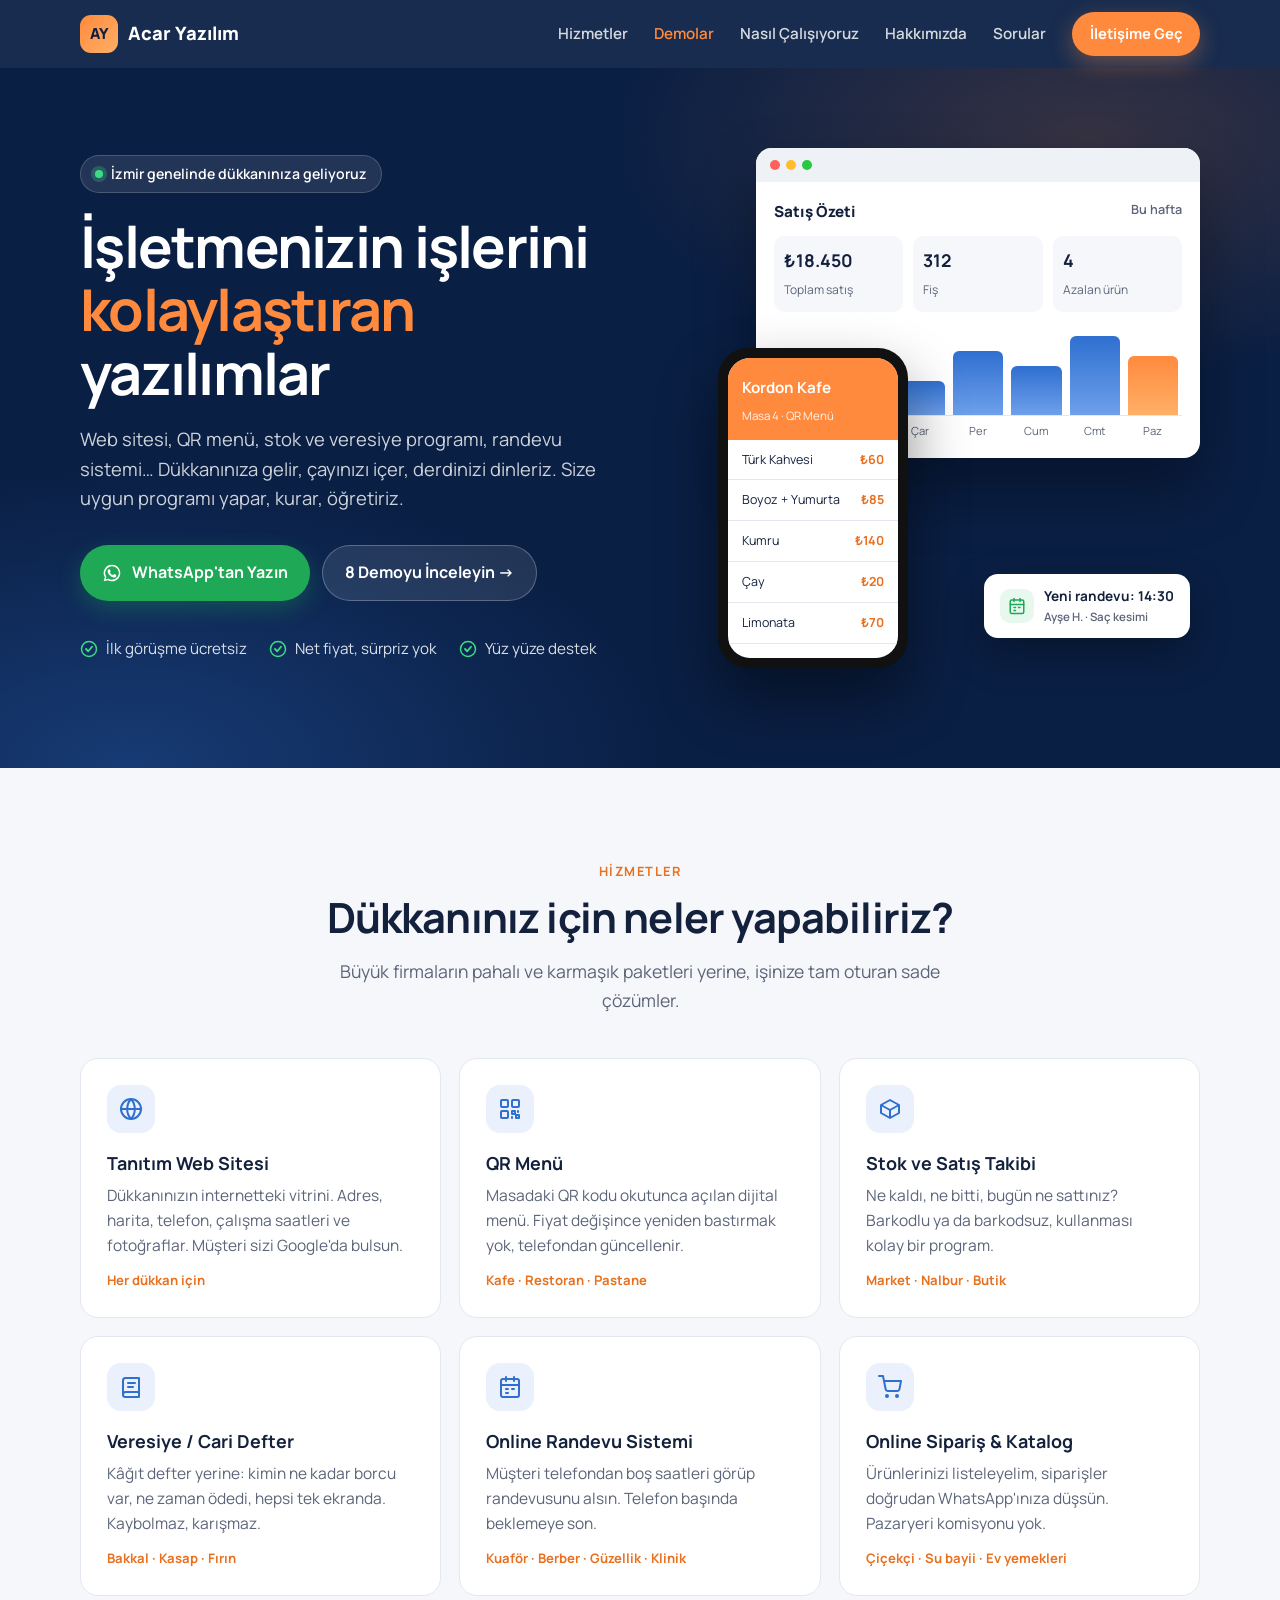
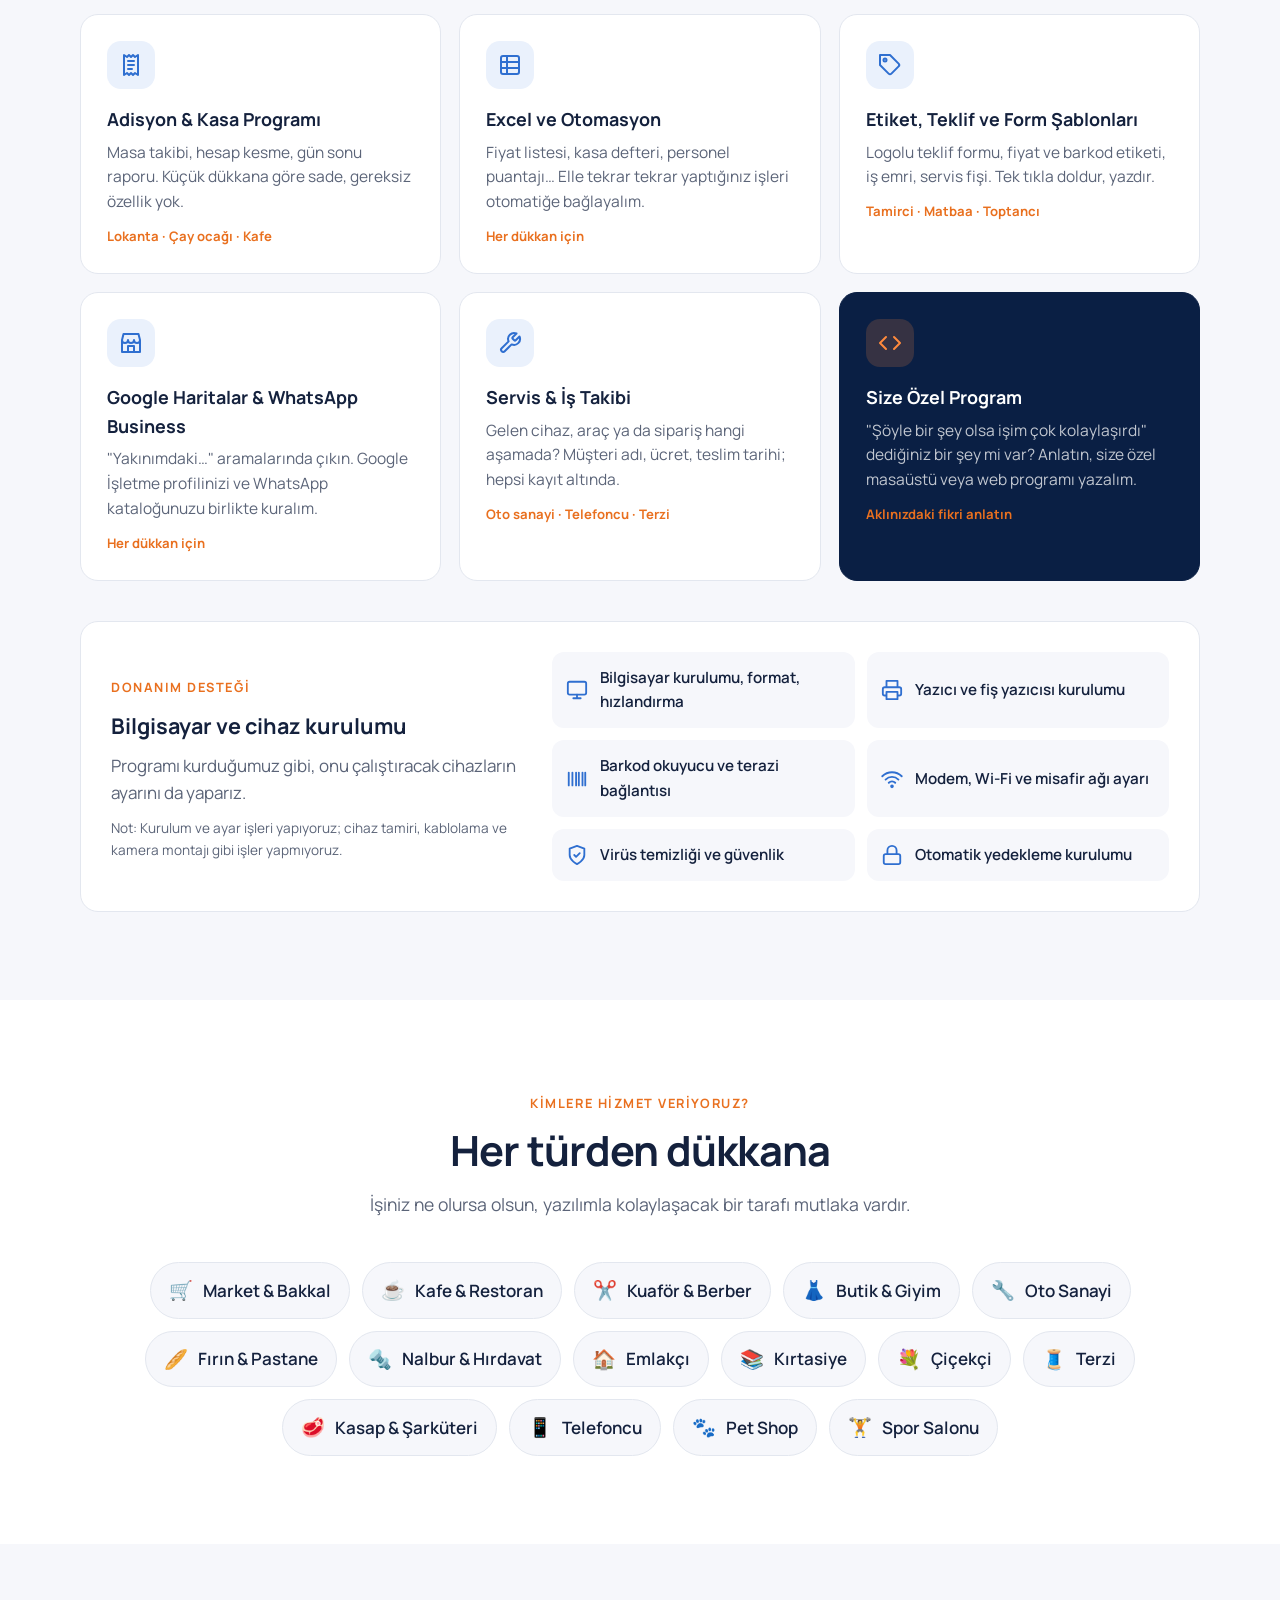
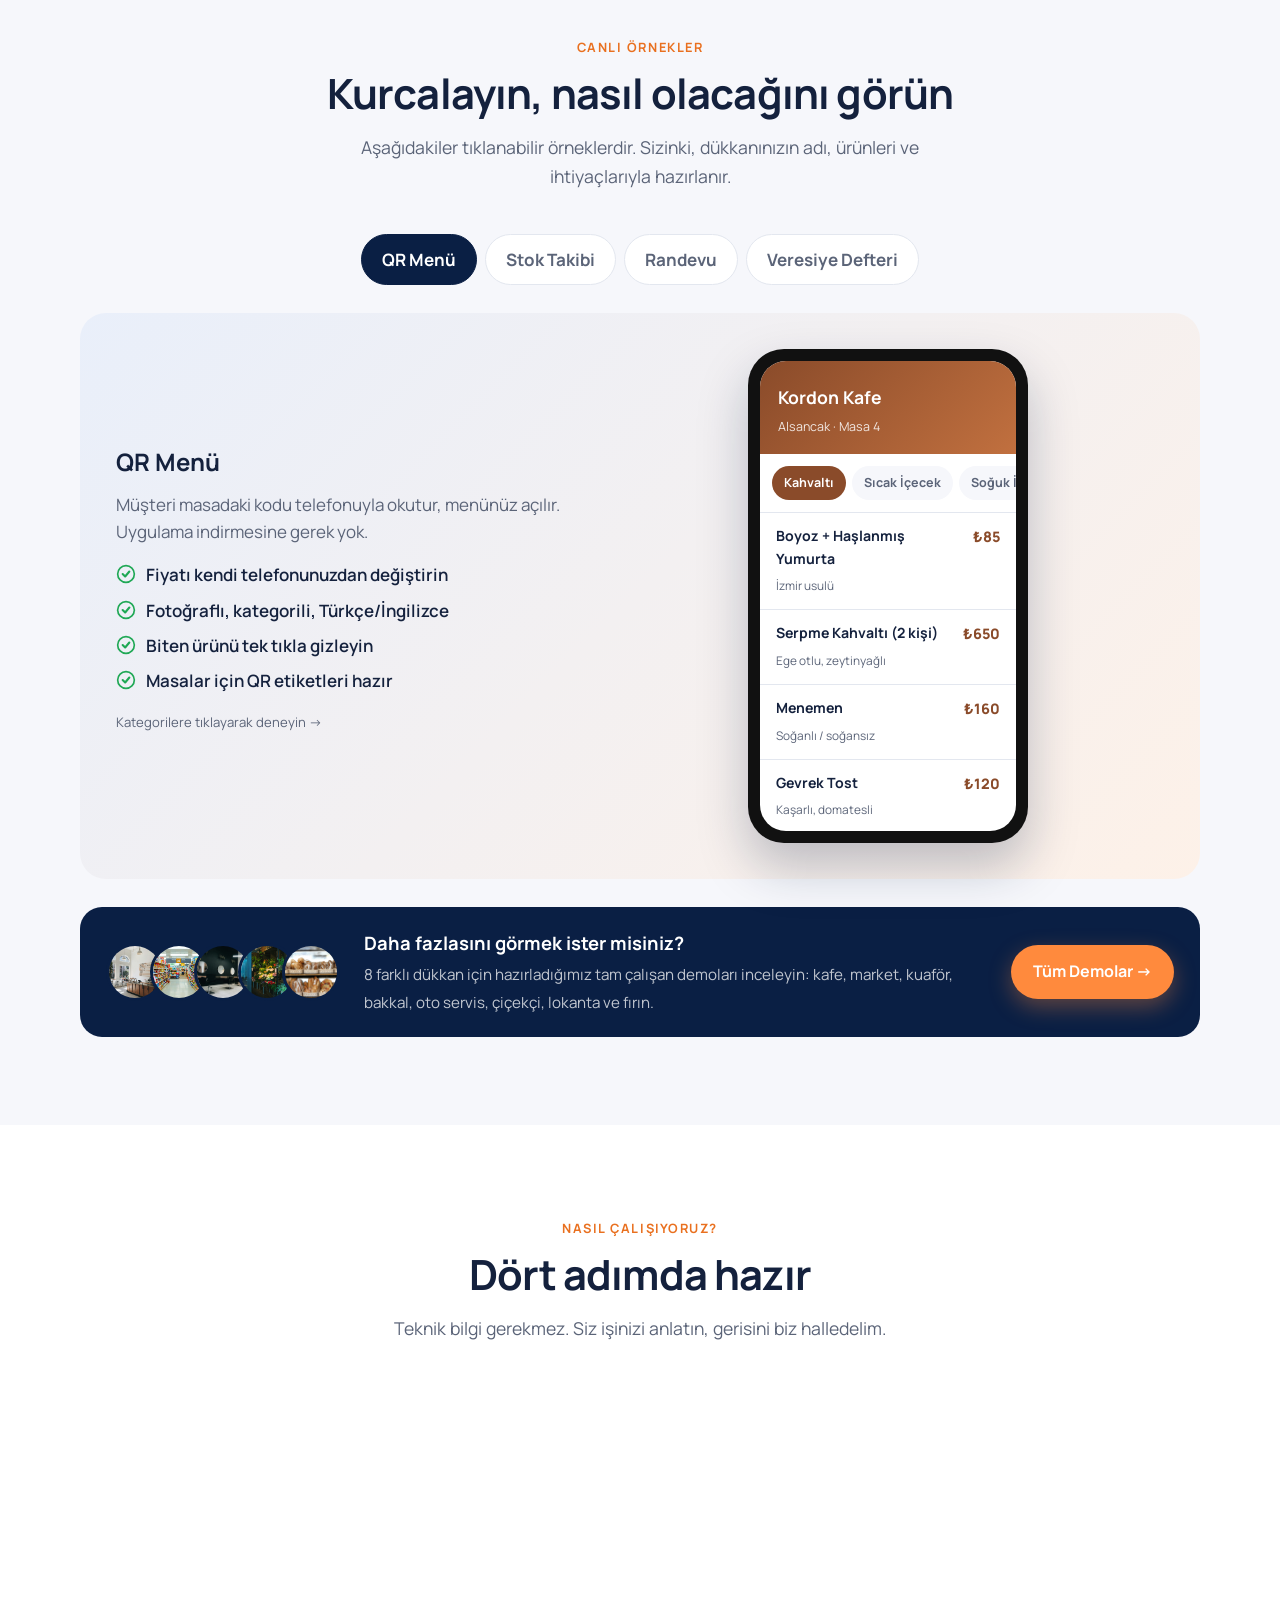
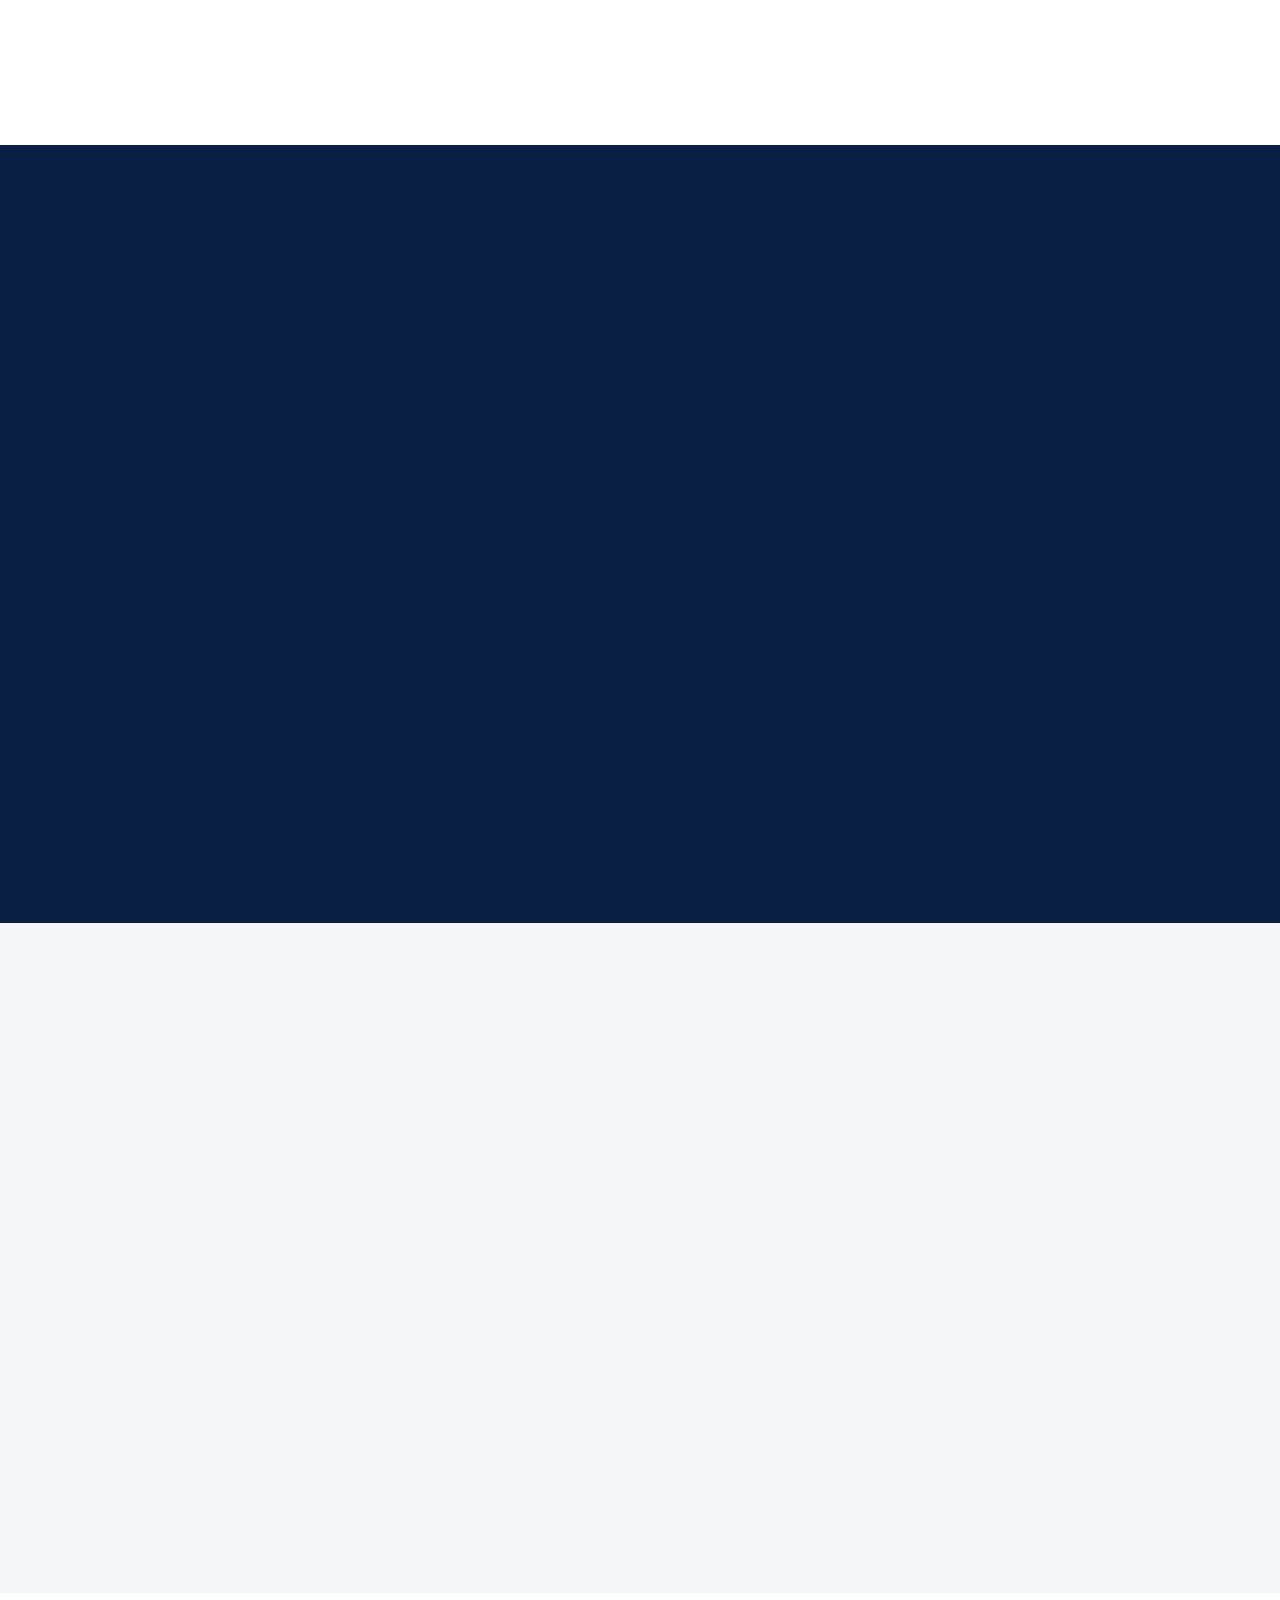
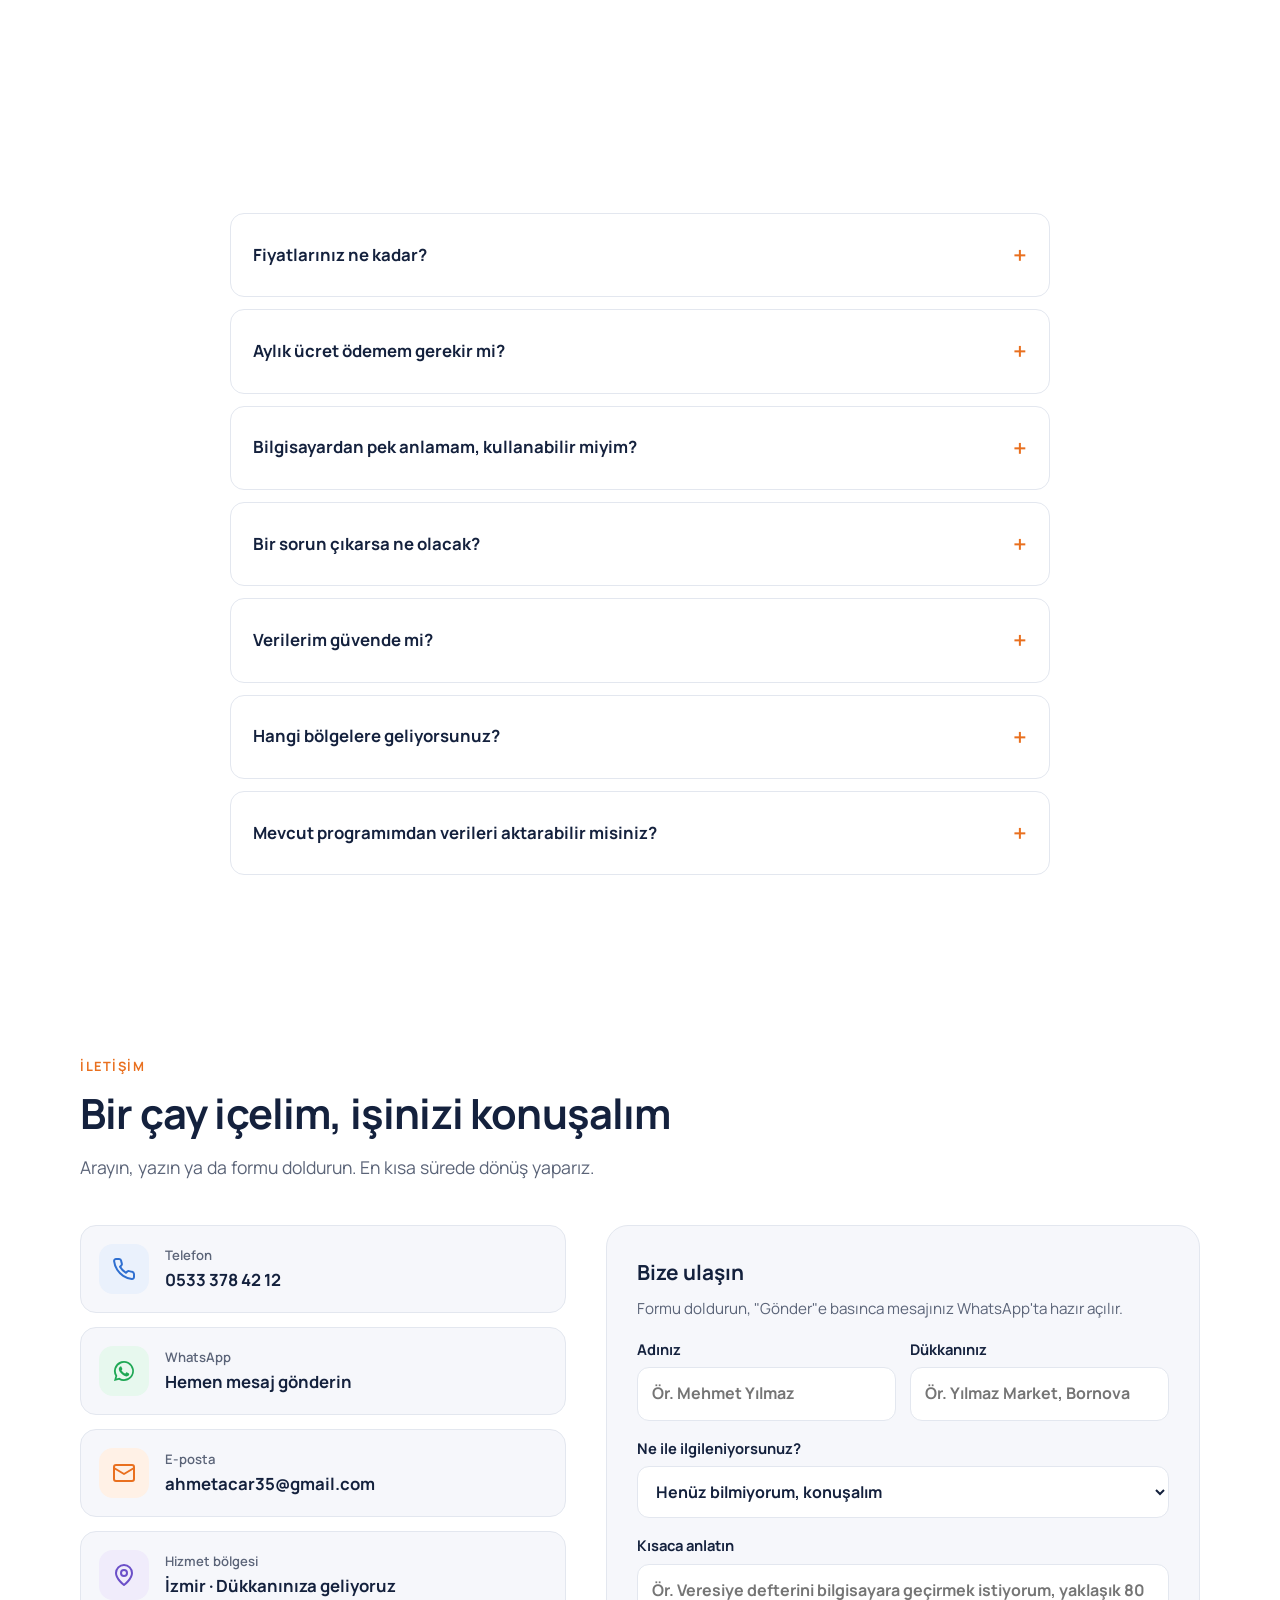
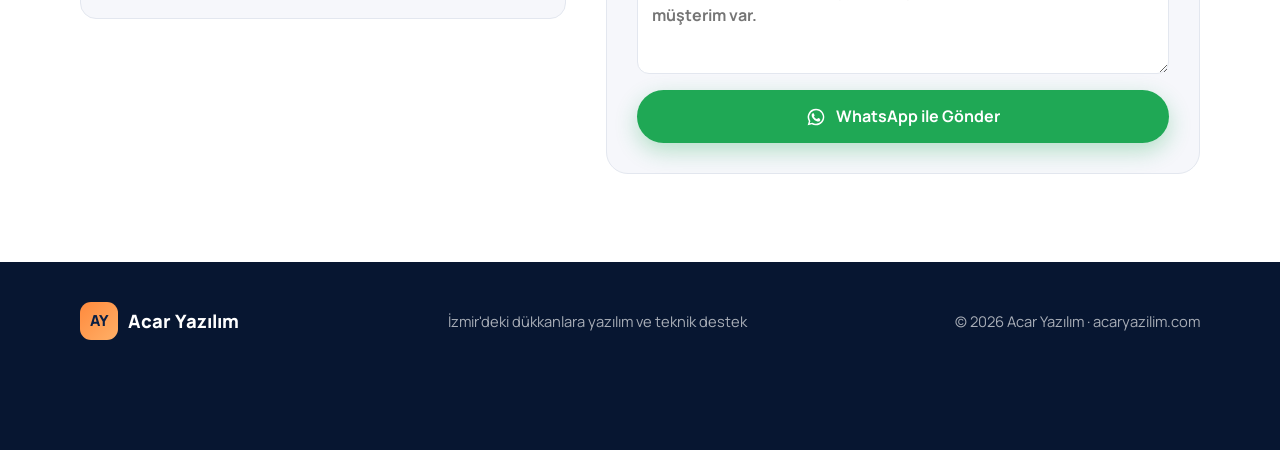
<file: index.html>
<!DOCTYPE html>
<html lang="tr">
<head>
  <meta charset="UTF-8" />
  <meta name="viewport" content="width=device-width, initial-scale=1.0" />
  <title>Acar Yazılım — İzmir'deki Dükkanlara Yazılım ve Teknik Destek</title>
  <meta name="description" content="İzmir'deki dükkanlara, dükkanınıza gelerek yazılım ve teknik destek: web sitesi, QR menü, stok ve veresiye programı, randevu sistemi, bilgisayar ve yazıcı kurulumu." />
  <meta name="theme-color" content="#0a1f44" />
  <meta property="og:title" content="Acar Yazılım — İzmir'deki Dükkanlara Yazılım" />
  <meta property="og:description" content="Dükkanınıza gelir, dinler, ihtiyacınız olan programı yaparız. Web sitesi, QR menü, stok, veresiye, randevu ve daha fazlası." />
  <meta property="og:url" content="https://acaryazilim.com/" />
  <meta property="og:type" content="website" />
  <meta property="og:locale" content="tr_TR" />
  <link rel="icon" href="data:image/svg+xml,%3Csvg xmlns='http://www.w3.org/2000/svg' viewBox='0 0 64 64'%3E%3Crect width='64' height='64' rx='16' fill='%230a1f44'/%3E%3Ctext x='32' y='42' font-family='Arial' font-weight='700' font-size='26' fill='%23ff8a3d' text-anchor='middle'%3EAY%3C/text%3E%3C/svg%3E" />
  <link rel="preconnect" href="https://fonts.googleapis.com" />
  <link rel="preconnect" href="https://fonts.gstatic.com" crossorigin />
  <link href="https://fonts.googleapis.com/css2?family=Manrope:wght@400;500;600;700;800&display=swap" rel="stylesheet" />
  <style>
    :root {
      --navy: #0a1f44;
      --navy-2: #12305f;
      --blue: #2f6fd0;
      --orange: #ff8a3d;
      --orange-dark: #e9701f;
      --green: #1fa855;
      --bg: #f6f7fb;
      --card: #ffffff;
      --text: #14213d;
      --muted: #5b6478;
      --line: #e3e7ef;
      --radius: 18px;
      --shadow: 0 10px 30px rgba(10, 31, 68, 0.08);
    }

    * { margin: 0; padding: 0; box-sizing: border-box; }
    html { scroll-behavior: smooth; scroll-padding-top: 80px; }
    body {
      font-family: "Manrope", -apple-system, "Segoe UI", Roboto, Arial, sans-serif;
      background: var(--bg);
      color: var(--text);
      font-size: 17px;
      line-height: 1.6;
      -webkit-font-smoothing: antialiased;
    }
    img, svg { display: block; }
    a { color: inherit; text-decoration: none; }
    button { font: inherit; cursor: pointer; }
    .wrap { max-width: 1160px; margin: 0 auto; padding: 0 20px; }
    section { padding: 88px 0; }
    .eyebrow {
      display: inline-block;
      font-size: 0.8rem;
      font-weight: 700;
      letter-spacing: 0.12em;
      text-transform: uppercase;
      color: var(--orange-dark);
      margin-bottom: 12px;
    }
    h2 {
      font-size: clamp(1.8rem, 4vw, 2.6rem);
      line-height: 1.2;
      letter-spacing: -0.02em;
      margin-bottom: 14px;
    }
    .lead { color: var(--muted); font-size: 1.1rem; max-width: 640px; }
    .section-head { margin-bottom: 44px; }
    .center { text-align: center; }
    .center .lead { margin: 0 auto; }

    /* Butonlar */
    .btn {
      display: inline-flex; align-items: center; gap: 10px;
      padding: 14px 22px; border-radius: 999px; border: 0;
      font-weight: 700; font-size: 1rem;
      transition: transform .15s ease, box-shadow .15s ease, background .15s ease;
    }
    .btn:hover { transform: translateY(-2px); }
    .btn svg { width: 20px; height: 20px; }
    .btn-wa { background: var(--green); color: #fff; box-shadow: 0 8px 22px rgba(31,168,85,.3); }
    .btn-wa:hover { background: #18934a; }
    .btn-orange { background: var(--orange); color: #fff; box-shadow: 0 8px 22px rgba(255,138,61,.35); }
    .btn-orange:hover { background: var(--orange-dark); }
    .btn-ghost { background: rgba(255,255,255,.1); color: #fff; border: 1px solid rgba(255,255,255,.25); }
    .btn-ghost:hover { background: rgba(255,255,255,.18); }

    /* Üst menü */
    header {
      position: sticky; top: 0; z-index: 50;
      background: rgba(10, 31, 68, 0.94);
      backdrop-filter: blur(10px);
      color: #fff;
    }
    .nav { display: flex; align-items: center; justify-content: space-between; height: 68px; }
    .brand { display: flex; align-items: center; gap: 10px; font-weight: 800; font-size: 1.15rem; }
    .brand-logo {
      width: 38px; height: 38px; border-radius: 11px;
      background: linear-gradient(135deg, var(--orange), #ffb067);
      display: grid; place-items: center;
      font-weight: 800; font-size: 0.95rem; color: var(--navy);
    }
    .nav-links { display: flex; gap: 26px; align-items: center; font-weight: 600; font-size: 0.95rem; }
    .nav-links a:not(.btn) { opacity: .82; }
    .nav-links a:not(.btn):hover { opacity: 1; }
    .nav-links .btn { padding: 10px 18px; font-size: .92rem; }
    .menu-btn { display: none; background: none; border: 0; color: #fff; padding: 8px; }
    .menu-btn svg { width: 28px; height: 28px; }

    /* Giriş */
    .hero {
      background:
        radial-gradient(800px 400px at 85% 10%, rgba(255,138,61,.18), transparent 60%),
        radial-gradient(900px 500px at 10% 100%, rgba(47,111,208,.35), transparent 60%),
        var(--navy);
      color: #fff;
      padding: 80px 0 100px;
      overflow: hidden;
    }
    .hero-grid { display: grid; grid-template-columns: 1.1fr .9fr; gap: 48px; align-items: center; }
    .pill {
      display: inline-flex; align-items: center; gap: 8px;
      background: rgba(255,255,255,.1); border: 1px solid rgba(255,255,255,.18);
      padding: 7px 14px; border-radius: 999px; font-size: .88rem; font-weight: 600;
      margin-bottom: 22px;
    }
    .pill .dot { width: 8px; height: 8px; border-radius: 50%; background: #3ddc84; box-shadow: 0 0 0 4px rgba(61,220,132,.25); }
    .hero h1 {
      font-size: clamp(2.2rem, 5.4vw, 3.6rem);
      line-height: 1.1; letter-spacing: -0.03em; margin-bottom: 20px;
    }
    .hero h1 em { font-style: normal; color: var(--orange); }
    .hero p.sub { font-size: 1.15rem; color: rgba(255,255,255,.8); max-width: 540px; margin-bottom: 32px; }
    .hero-ctas { display: flex; flex-wrap: wrap; gap: 12px; margin-bottom: 36px; }
    .hero-points { display: flex; flex-wrap: wrap; gap: 10px 22px; font-size: .95rem; color: rgba(255,255,255,.85); }
    .hero-points span { display: inline-flex; align-items: center; gap: 8px; }
    .hero-points svg { width: 18px; height: 18px; color: #3ddc84; }

    /* Giriş görseli */
    .hero-visual { position: relative; height: 520px; }
    .mock-window {
      position: absolute; right: 0; top: 0; width: 92%;
      background: #fff; color: var(--text); border-radius: 16px;
      box-shadow: 0 30px 60px rgba(0,0,0,.35); overflow: hidden;
    }
    .mock-bar { display: flex; gap: 6px; padding: 12px 14px; background: #eef1f6; }
    .mock-bar i { width: 10px; height: 10px; border-radius: 50%; background: #cfd5e0; }
    .mock-bar i:nth-child(1) { background: #ff6159; }
    .mock-bar i:nth-child(2) { background: #ffbd2e; }
    .mock-bar i:nth-child(3) { background: #28c941; }
    .mock-body { padding: 18px; }
    .mock-title { font-weight: 800; font-size: .95rem; margin-bottom: 12px; display: flex; justify-content: space-between; }
    .mock-title small { color: var(--muted); font-weight: 600; }
    .stats { display: grid; grid-template-columns: repeat(3, 1fr); gap: 10px; margin-bottom: 14px; }
    .stat { background: var(--bg); border-radius: 10px; padding: 10px; }
    .stat b { display: block; font-size: 1.1rem; }
    .stat span { font-size: .75rem; color: var(--muted); }
    .bars { display: flex; align-items: flex-end; gap: 8px; height: 90px; padding: 0 4px; border-bottom: 1px solid var(--line); }
    .bars div { flex: 1; background: linear-gradient(180deg, var(--blue), #6ea0eb); border-radius: 6px 6px 0 0; }
    .bars div:last-child { background: linear-gradient(180deg, var(--orange), #ffb067); }
    .days { display: flex; gap: 8px; padding: 6px 4px 0; font-size: .7rem; color: var(--muted); }
    .days span { flex: 1; text-align: center; }
    .mock-phone {
      position: absolute; left: 0; bottom: 0; width: 190px;
      background: #111; border-radius: 30px; padding: 10px;
      box-shadow: 0 30px 60px rgba(0,0,0,.45);
    }
    .mock-phone .screen { background: #fff; color: var(--text); border-radius: 22px; overflow: hidden; height: 300px; }
    .ph-head { background: var(--orange); color: #fff; padding: 18px 14px 12px; }
    .ph-head b { display: block; font-size: .95rem; }
    .ph-head span { font-size: .72rem; opacity: .9; }
    .ph-item { display: flex; justify-content: space-between; padding: 10px 14px; border-bottom: 1px solid var(--line); font-size: .78rem; }
    .ph-item b { color: var(--orange-dark); }
    .float-badge {
      position: absolute; right: 10px; bottom: 30px;
      background: #fff; color: var(--text); border-radius: 14px; padding: 12px 16px;
      box-shadow: 0 16px 40px rgba(0,0,0,.3); display: flex; gap: 10px; align-items: center;
      font-size: .85rem; font-weight: 700;
    }
    .float-badge .ic { width: 34px; height: 34px; border-radius: 10px; background: #e7f8ee; color: var(--green); display: grid; place-items: center; }
    .float-badge .ic svg { width: 18px; height: 18px; }
    .float-badge small { display: block; color: var(--muted); font-weight: 600; font-size: .72rem; }

    /* Hizmetler */
    .cards { display: grid; grid-template-columns: repeat(3, 1fr); gap: 18px; }
    .card {
      background: var(--card); border: 1px solid var(--line); border-radius: var(--radius);
      padding: 26px; transition: transform .2s ease, box-shadow .2s ease, border-color .2s ease;
    }
    .card:hover { transform: translateY(-4px); box-shadow: var(--shadow); border-color: transparent; }
    .card .ic {
      width: 48px; height: 48px; border-radius: 14px; display: grid; place-items: center;
      background: #eaf1fc; color: var(--blue); margin-bottom: 16px;
    }
    .card .ic svg { width: 24px; height: 24px; }
    .card h3 { font-size: 1.12rem; margin-bottom: 6px; }
    .card p { color: var(--muted); font-size: .97rem; }
    .card .ex { margin-top: 12px; font-size: .82rem; font-weight: 700; color: var(--orange-dark); }
    .card.special { background: var(--navy); color: #fff; border-color: var(--navy); }
    .card.special p { color: rgba(255,255,255,.75); }
    .card.special .ic { background: rgba(255,138,61,.18); color: var(--orange); }

    .hw {
      margin-top: 40px; background: #fff; border: 1px solid var(--line); border-radius: var(--radius);
      padding: 30px; display: grid; grid-template-columns: .8fr 1.2fr; gap: 30px; align-items: center;
    }
    .hw h3 { font-size: 1.35rem; margin-bottom: 8px; }
    .hw p { color: var(--muted); }
    .hw-list { display: grid; grid-template-columns: 1fr 1fr; gap: 12px; }
    .hw-list div { display: flex; gap: 12px; align-items: center; background: var(--bg); padding: 14px; border-radius: 12px; font-weight: 600; font-size: .95rem; }
    .hw-list svg { width: 22px; height: 22px; color: var(--blue); flex-shrink: 0; }
    .hw-note { margin-top: 12px; font-size: .85rem; color: var(--muted); }

    /* Sektörler */
    .sectors { background: #fff; }
    .chips { display: flex; flex-wrap: wrap; gap: 12px; justify-content: center; }
    .chip {
      display: inline-flex; align-items: center; gap: 10px;
      padding: 12px 18px; border-radius: 999px; background: var(--bg); border: 1px solid var(--line);
      font-weight: 600;
    }
    .chip span { font-size: 1.2rem; }

    /* Canlı örnekler */
    .tabs { display: flex; flex-wrap: wrap; gap: 8px; justify-content: center; margin-bottom: 28px; }
    .tab {
      padding: 11px 20px; border-radius: 999px; border: 1px solid var(--line); background: #fff;
      font-weight: 700; color: var(--muted); transition: all .15s ease;
    }
    .tab[aria-selected="true"] { background: var(--navy); color: #fff; border-color: var(--navy); }
    .demo-stage {
      background: linear-gradient(135deg, #e9effa, #fdf1e8);
      border-radius: 26px; padding: 36px; display: grid; grid-template-columns: 1fr 1.2fr; gap: 36px; align-items: center;
    }
    .demo-text h3 { font-size: 1.5rem; margin-bottom: 10px; }
    .demo-text p { color: var(--muted); margin-bottom: 16px; }
    .demo-text ul { list-style: none; display: grid; gap: 8px; }
    .demo-text li { display: flex; gap: 10px; align-items: flex-start; font-weight: 600; }
    .demo-text li svg { width: 20px; height: 20px; color: var(--green); flex-shrink: 0; margin-top: 3px; }
    .demo-note { margin-top: 18px; font-size: .82rem; color: var(--muted); }
    .panel[hidden] { display: none; }
    .app {
      background: #fff; border-radius: 16px; box-shadow: 0 20px 50px rgba(10,31,68,.15); overflow: hidden;
    }
    .app-head { background: var(--navy); color: #fff; padding: 14px 18px; display: flex; justify-content: space-between; align-items: center; font-weight: 700; }
    .app-head small { opacity: .7; font-weight: 600; }
    .app-body { padding: 16px; }

    /* QR menü örneği */
    .phone-wrap { display: flex; justify-content: center; }
    .phone { width: 280px; background: #111; border-radius: 36px; padding: 12px; box-shadow: 0 24px 50px rgba(10,31,68,.25); }
    .phone .screen { background: #fff; border-radius: 26px; overflow: hidden; height: 470px; display: flex; flex-direction: column; }
    .qm-head { background: linear-gradient(135deg, #8a4b2a, #c1703f); color: #fff; padding: 22px 18px 16px; }
    .qm-head b { font-size: 1.1rem; display: block; }
    .qm-head span { font-size: .78rem; opacity: .85; }
    .qm-cats { display: flex; gap: 6px; padding: 12px; overflow-x: auto; border-bottom: 1px solid var(--line); }
    .qm-cats button { border: 0; background: var(--bg); padding: 7px 12px; border-radius: 999px; font-size: .78rem; font-weight: 700; color: var(--muted); white-space: nowrap; }
    .qm-cats button.on { background: #8a4b2a; color: #fff; }
    .qm-list { overflow-y: auto; flex: 1; }
    .qm-item { display: flex; justify-content: space-between; gap: 10px; padding: 12px 16px; border-bottom: 1px solid var(--line); }
    .qm-item b { font-size: .88rem; display: block; }
    .qm-item small { color: var(--muted); font-size: .74rem; }
    .qm-item .price { font-weight: 800; color: #8a4b2a; font-size: .9rem; white-space: nowrap; }

    /* Stok örneği */
    table { width: 100%; border-collapse: collapse; font-size: .9rem; }
    th { text-align: left; color: var(--muted); font-size: .75rem; text-transform: uppercase; letter-spacing: .06em; padding: 8px 10px; border-bottom: 1px solid var(--line); }
    td { padding: 11px 10px; border-bottom: 1px solid var(--line); }
    td.num { font-weight: 700; }
    .badge { display: inline-block; padding: 3px 10px; border-radius: 999px; font-size: .74rem; font-weight: 700; }
    .badge.ok { background: #e7f8ee; color: #148043; }
    .badge.low { background: #fff1e6; color: #c95a10; }
    .badge.out { background: #fde8e8; color: #c62828; }
    .search { display: flex; gap: 8px; margin-bottom: 12px; }
    .search input { flex: 1; padding: 10px 14px; border: 1px solid var(--line); border-radius: 10px; font: inherit; font-size: .9rem; min-width: 0; }
    .qty-btn { width: 28px; height: 28px; border-radius: 8px; border: 1px solid var(--line); background: #fff; font-weight: 800; }

    /* Randevu örneği */
    .cal-days { display: grid; grid-template-columns: repeat(5, 1fr); gap: 8px; margin-bottom: 14px; }
    .cal-days button { border: 1px solid var(--line); background: #fff; border-radius: 12px; padding: 8px 4px; font-weight: 700; font-size: .85rem; }
    .cal-days button small { display: block; color: var(--muted); font-weight: 600; font-size: .7rem; }
    .cal-days button.on { background: var(--navy); color: #fff; border-color: var(--navy); }
    .cal-days button.on small { color: rgba(255,255,255,.7); }
    .slots { display: grid; grid-template-columns: repeat(4, 1fr); gap: 8px; }
    .slots button { border: 1px solid var(--line); background: #fff; border-radius: 10px; padding: 10px 4px; font-weight: 700; font-size: .88rem; }
    .slots button:disabled { background: var(--bg); color: #b4bccb; text-decoration: line-through; cursor: not-allowed; }
    .slots button.on { background: var(--orange); border-color: var(--orange); color: #fff; }
    .confirm { margin-top: 14px; padding: 12px 14px; border-radius: 12px; background: #e7f8ee; color: #148043; font-weight: 700; font-size: .9rem; display: none; }
    .confirm.show { display: block; }

    /* Veresiye örneği */
    .cust { display: flex; justify-content: space-between; align-items: center; padding: 12px 6px; border-bottom: 1px solid var(--line); }
    .cust .who { display: flex; gap: 12px; align-items: center; }
    .avatar { width: 38px; height: 38px; border-radius: 50%; display: grid; place-items: center; font-weight: 800; color: #fff; font-size: .85rem; }
    .cust b { display: block; font-size: .93rem; }
    .cust small { color: var(--muted); font-size: .76rem; }
    .debt { font-weight: 800; }
    .debt.red { color: #c62828; }
    .debt.green { color: #148043; }
    .pay-btn { margin-left: 10px; border: 0; background: var(--bg); padding: 6px 10px; border-radius: 8px; font-size: .75rem; font-weight: 700; color: var(--blue); }
    .total-row { display: flex; justify-content: space-between; padding: 14px 6px 4px; font-weight: 800; }

    /* Demolar tanıtımı */
    .demo-promo {
      margin-top: 28px; display: flex; align-items: center; gap: 24px; flex-wrap: wrap;
      background: var(--navy); color: #fff; border-radius: 22px; padding: 22px 26px;
      transition: transform .2s ease, box-shadow .2s ease;
    }
    .demo-promo:hover { transform: translateY(-3px); box-shadow: 0 18px 40px rgba(10,31,68,.25); }
    .demo-thumbs { display: flex; }
    .demo-thumbs img { width: 58px; height: 58px; border-radius: 50%; object-fit: cover; border: 3px solid var(--navy); margin-left: -14px; }
    .demo-thumbs img:first-child { margin-left: 0; }
    .demo-promo-text { flex: 1; min-width: 220px; }
    .demo-promo-text b { display: block; font-size: 1.15rem; margin-bottom: 2px; }
    .demo-promo-text span { color: rgba(255,255,255,.75); font-size: .95rem; }
    .nav-links a.nav-demo { opacity: 1; color: var(--orange); }

    /* Nasıl çalışıyoruz */
    .steps { display: grid; grid-template-columns: repeat(4, 1fr); gap: 18px; counter-reset: step; }
    .step { background: #fff; border-radius: var(--radius); padding: 26px; border: 1px solid var(--line); position: relative; }
    .step::before {
      counter-increment: step; content: counter(step);
      width: 42px; height: 42px; border-radius: 12px; display: grid; place-items: center;
      background: var(--orange); color: #fff; font-weight: 800; font-size: 1.1rem; margin-bottom: 16px;
    }
    .step h3 { font-size: 1.08rem; margin-bottom: 6px; }
    .step p { color: var(--muted); font-size: .95rem; }

    /* Neden biz */
    .why { background: var(--navy); color: #fff; }
    .why .lead { color: rgba(255,255,255,.75); }
    .why-grid { display: grid; grid-template-columns: repeat(3, 1fr); gap: 18px; }
    .why-item { background: rgba(255,255,255,.06); border: 1px solid rgba(255,255,255,.12); border-radius: var(--radius); padding: 26px; }
    .why-item svg { width: 30px; height: 30px; color: var(--orange); margin-bottom: 14px; }
    .why-item h3 { font-size: 1.1rem; margin-bottom: 6px; }
    .why-item p { color: rgba(255,255,255,.72); font-size: .95rem; }

    /* Hakkımızda */
    .about-grid { display: grid; grid-template-columns: .8fr 1.2fr; gap: 50px; align-items: center; }
    .about-card {
      background: linear-gradient(160deg, var(--navy), var(--navy-2)); color: #fff;
      border-radius: 26px; padding: 36px; position: relative; overflow: hidden;
    }
    .about-card::after {
      content: ""; position: absolute; width: 260px; height: 260px; border-radius: 50%;
      background: rgba(255,138,61,.2); right: -80px; bottom: -100px;
    }
    .about-avatar {
      width: 96px; height: 96px; border-radius: 26px; background: linear-gradient(135deg, var(--orange), #ffb067);
      display: grid; place-items: center; font-size: 2.2rem; font-weight: 800; color: var(--navy); margin-bottom: 20px;
    }
    .about-card h3 { font-size: 1.5rem; }
    .about-card .role { color: rgba(255,255,255,.7); margin-bottom: 18px; }
    .about-card blockquote { font-size: 1.05rem; line-height: 1.6; position: relative; z-index: 1; border-left: 3px solid var(--orange); padding-left: 16px; }
    .about-text p { color: var(--muted); margin-bottom: 16px; font-size: 1.05rem; }
    .about-text p strong { color: var(--text); }

    /* SSS */
    .faq { max-width: 820px; margin: 0 auto; display: grid; gap: 12px; }
    details { background: #fff; border: 1px solid var(--line); border-radius: 14px; padding: 4px 22px; }
    summary { cursor: pointer; list-style: none; padding: 18px 0; font-weight: 700; font-size: 1.05rem; display: flex; justify-content: space-between; gap: 16px; align-items: center; }
    summary::-webkit-details-marker { display: none; }
    summary::after { content: "+"; font-size: 1.5rem; color: var(--orange-dark); font-weight: 600; transition: transform .2s; }
    details[open] summary::after { transform: rotate(45deg); }
    details p { color: var(--muted); padding-bottom: 18px; }

    /* İletişim */
    .contact { background: #fff; }
    .contact-grid { display: grid; grid-template-columns: .9fr 1.1fr; gap: 40px; }
    .contact-info { display: grid; gap: 14px; align-content: start; }
    .ci {
      display: flex; gap: 16px; align-items: center; padding: 18px; border-radius: 16px;
      background: var(--bg); border: 1px solid var(--line); transition: border-color .15s;
    }
    a.ci:hover { border-color: var(--blue); }
    .ci .ic { width: 50px; height: 50px; border-radius: 14px; display: grid; place-items: center; flex-shrink: 0; }
    .ci .ic svg { width: 24px; height: 24px; }
    .ci small { display: block; color: var(--muted); font-size: .82rem; font-weight: 600; }
    .ci b { font-size: 1.05rem; }
    form { background: var(--bg); border: 1px solid var(--line); border-radius: 22px; padding: 30px; display: grid; gap: 16px; }
    form h3 { font-size: 1.3rem; }
    form > p { color: var(--muted); font-size: .95rem; margin-top: -8px; }
    label { display: grid; gap: 6px; font-weight: 700; font-size: .92rem; }
    input, select, textarea {
      font: inherit; font-size: 1rem; padding: 13px 14px; border: 1px solid var(--line);
      border-radius: 12px; background: #fff; color: var(--text); width: 100%;
    }
    input:focus, select:focus, textarea:focus { outline: 2px solid var(--blue); outline-offset: 1px; border-color: transparent; }
    textarea { min-height: 110px; resize: vertical; }
    .row2 { display: grid; grid-template-columns: 1fr 1fr; gap: 14px; }
    form .btn { justify-content: center; }

    footer { background: #071631; color: rgba(255,255,255,.65); padding: 40px 0 110px; font-size: .92rem; }
    .foot { display: flex; justify-content: space-between; flex-wrap: wrap; gap: 20px; align-items: center; }
    .foot .brand { color: #fff; }

    /* Mobil alt çubuk */
    .mobile-bar {
      display: none; position: fixed; left: 12px; right: 12px; bottom: 12px; z-index: 60;
      gap: 10px; padding: 8px; background: rgba(10,31,68,.95); border-radius: 999px;
      box-shadow: 0 10px 30px rgba(0,0,0,.3); backdrop-filter: blur(8px);
    }
    .mobile-bar a { flex: 1; justify-content: center; padding: 13px 10px; }
    .mobile-bar .call { background: #fff; color: var(--navy); }

    .reveal { opacity: 0; transform: translateY(24px); transition: opacity .7s ease, transform .7s ease; }
    .reveal.in { opacity: 1; transform: none; }

    @media (max-width: 980px) {
      .hero-grid, .about-grid, .contact-grid, .demo-stage, .hw { grid-template-columns: 1fr; }
      .hero-visual { height: 500px; max-width: 520px; margin: 0 auto; width: 100%; }
      .cards, .why-grid { grid-template-columns: 1fr 1fr; }
      .steps { grid-template-columns: 1fr 1fr; }
    }
    @media (max-width: 760px) {
      body { font-size: 16px; }
      section { padding: 64px 0; }
      .nav-links {
        display: none; position: absolute; top: 68px; left: 0; right: 0;
        flex-direction: column; align-items: stretch; gap: 0; background: var(--navy); padding: 8px 20px 20px;
      }
      .nav-links.open { display: flex; }
      .nav-links a:not(.btn) { padding: 14px 0; border-bottom: 1px solid rgba(255,255,255,.08); }
      .nav-links .btn { margin-top: 14px; justify-content: center; }
      .menu-btn { display: block; }
      .hero { padding: 56px 0 70px; }
      .hero-visual { height: 440px; }
      .mock-window { width: 100%; top: 0; }
      .mock-phone { width: 150px; }
      .mock-phone .screen { height: 230px; }
      .float-badge { display: none; }
      .cards, .why-grid, .steps, .hw-list, .row2 { grid-template-columns: 1fr; }
      .demo-stage { padding: 20px; }
      .phone { width: 100%; max-width: 280px; }
      .mobile-bar { display: flex; }
      .hide-sm { display: none; }
      .slots { grid-template-columns: repeat(3, 1fr); }
    }
    @media (prefers-reduced-motion: reduce) {
      html { scroll-behavior: auto; }
      .reveal { opacity: 1; transform: none; transition: none; }
      .btn, .card { transition: none; }
    }
  </style>
</head>
<body>

  <!-- Ortak ikonlar -->
  <svg width="0" height="0" style="position:absolute" aria-hidden="true">
    <defs>
      <symbol id="i-wa" viewBox="0 0 24 24"><path fill="currentColor" d="M12 2a10 10 0 0 0-8.6 15.1L2 22l5-1.3A10 10 0 1 0 12 2Zm0 18.2c-1.5 0-3-.4-4.2-1.2l-.3-.2-3 .8.8-2.9-.2-.3A8.2 8.2 0 1 1 12 20.2Zm4.5-6.1c-.2-.1-1.5-.7-1.7-.8-.2-.1-.4-.1-.6.1l-.8 1c-.1.2-.3.2-.5.1a6.7 6.7 0 0 1-3.3-2.9c-.3-.4.3-.4.7-1.4.1-.2 0-.3 0-.4l-.8-1.8c-.2-.5-.4-.4-.6-.4h-.5c-.2 0-.4.1-.7.3-.2.3-.9.9-.9 2.2s.9 2.5 1 2.7c.1.2 1.8 2.8 4.4 3.9 1.6.7 2.3.8 3.1.6.5-.1 1.5-.6 1.7-1.2.2-.6.2-1.1.2-1.2-.1-.1-.3-.2-.5-.3Z"/></symbol>
      <symbol id="i-phone" viewBox="0 0 24 24"><path fill="none" stroke="currentColor" stroke-width="2" stroke-linecap="round" stroke-linejoin="round" d="M22 16.9v3a2 2 0 0 1-2.2 2 19.8 19.8 0 0 1-8.6-3.1 19.5 19.5 0 0 1-6-6A19.8 19.8 0 0 1 2.1 4.2 2 2 0 0 1 4.1 2h3a2 2 0 0 1 2 1.7c.1.9.4 1.8.7 2.7a2 2 0 0 1-.5 2.1L8 9.8a16 16 0 0 0 6 6l1.3-1.3a2 2 0 0 1 2.1-.4c.9.3 1.8.6 2.7.7a2 2 0 0 1 1.7 2Z"/></symbol>
      <symbol id="i-mail" viewBox="0 0 24 24"><g fill="none" stroke="currentColor" stroke-width="2" stroke-linecap="round" stroke-linejoin="round"><rect x="2" y="4" width="20" height="16" rx="2"/><path d="m22 7-10 6L2 7"/></g></symbol>
      <symbol id="i-pin" viewBox="0 0 24 24"><g fill="none" stroke="currentColor" stroke-width="2" stroke-linecap="round" stroke-linejoin="round"><path d="M20 10c0 6-8 12-8 12s-8-6-8-12a8 8 0 0 1 16 0Z"/><circle cx="12" cy="10" r="3"/></g></symbol>
      <symbol id="i-check" viewBox="0 0 24 24"><g fill="none" stroke="currentColor" stroke-width="2.5" stroke-linecap="round" stroke-linejoin="round"><circle cx="12" cy="12" r="10" stroke-width="2"/><path d="m8 12 3 3 5-6"/></g></symbol>
      <symbol id="i-globe" viewBox="0 0 24 24"><g fill="none" stroke="currentColor" stroke-width="2" stroke-linecap="round"><circle cx="12" cy="12" r="10"/><path d="M2 12h20M12 2a15 15 0 0 1 0 20M12 2a15 15 0 0 0 0 20"/></g></symbol>
      <symbol id="i-qr" viewBox="0 0 24 24"><g fill="none" stroke="currentColor" stroke-width="2" stroke-linejoin="round"><rect x="3" y="3" width="7" height="7" rx="1"/><rect x="14" y="3" width="7" height="7" rx="1"/><rect x="3" y="14" width="7" height="7" rx="1"/><path d="M14 14h3v3h-3zM18 18h3v3h-3zM14 20v1M20 14v1" stroke-linecap="round"/></g></symbol>
      <symbol id="i-box" viewBox="0 0 24 24"><g fill="none" stroke="currentColor" stroke-width="2" stroke-linejoin="round"><path d="M21 8 12 3 3 8v8l9 5 9-5V8Z"/><path d="m3 8 9 5 9-5M12 13v8"/></g></symbol>
      <symbol id="i-book" viewBox="0 0 24 24"><g fill="none" stroke="currentColor" stroke-width="2" stroke-linecap="round" stroke-linejoin="round"><path d="M4 19.5A2.5 2.5 0 0 1 6.5 17H20V3H6.5A2.5 2.5 0 0 0 4 5.5v14Z"/><path d="M4 19.5A2.5 2.5 0 0 0 6.5 22H20v-5M9 8h7M9 12h5"/></g></symbol>
      <symbol id="i-cal" viewBox="0 0 24 24"><g fill="none" stroke="currentColor" stroke-width="2" stroke-linecap="round"><rect x="3" y="4" width="18" height="18" rx="2"/><path d="M16 2v4M8 2v4M3 10h18M8 14h2M14 14h2M8 18h2"/></g></symbol>
      <symbol id="i-cart" viewBox="0 0 24 24"><g fill="none" stroke="currentColor" stroke-width="2" stroke-linecap="round" stroke-linejoin="round"><circle cx="9" cy="21" r="1"/><circle cx="19" cy="21" r="1"/><path d="M1 1h4l2.7 13.4a2 2 0 0 0 2 1.6h9.7a2 2 0 0 0 2-1.6L23 6H6"/></g></symbol>
      <symbol id="i-receipt" viewBox="0 0 24 24"><g fill="none" stroke="currentColor" stroke-width="2" stroke-linecap="round" stroke-linejoin="round"><path d="M5 2v20l3-2 2 2 2-2 2 2 2-2 3 2V2l-3 2-2-2-2 2-2-2-2 2-3-2Z"/><path d="M9 8h6M9 12h6M9 16h4"/></g></symbol>
      <symbol id="i-sheet" viewBox="0 0 24 24"><g fill="none" stroke="currentColor" stroke-width="2" stroke-linejoin="round"><rect x="3" y="3" width="18" height="18" rx="2"/><path d="M3 9h18M3 15h18M9 3v18"/></g></symbol>
      <symbol id="i-tag" viewBox="0 0 24 24"><g fill="none" stroke="currentColor" stroke-width="2" stroke-linecap="round" stroke-linejoin="round"><path d="M20.6 13.4 13.4 20.6a2 2 0 0 1-2.8 0L2 12V2h10l8.6 8.6a2 2 0 0 1 0 2.8Z"/><circle cx="7" cy="7" r="1.5"/></g></symbol>
      <symbol id="i-store" viewBox="0 0 24 24"><g fill="none" stroke="currentColor" stroke-width="2" stroke-linecap="round" stroke-linejoin="round"><path d="M3 9 4.5 3h15L21 9M3 9v12h18V9M3 9a3 3 0 0 0 6 0 3 3 0 0 0 6 0 3 3 0 0 0 6 0M9 21v-6h6v6"/></g></symbol>
      <symbol id="i-code" viewBox="0 0 24 24"><g fill="none" stroke="currentColor" stroke-width="2" stroke-linecap="round" stroke-linejoin="round"><path d="m16 18 6-6-6-6M8 6l-6 6 6 6"/></g></symbol>
      <symbol id="i-wrench" viewBox="0 0 24 24"><path fill="none" stroke="currentColor" stroke-width="2" stroke-linecap="round" stroke-linejoin="round" d="M14.7 6.3a1 1 0 0 0 0 1.4l1.6 1.6a1 1 0 0 0 1.4 0l3.8-3.8a6 6 0 0 1-7.9 7.9l-6.9 6.9a2.1 2.1 0 0 1-3-3l6.9-6.9a6 6 0 0 1 7.9-7.9l-3.8 3.8Z"/></symbol>
      <symbol id="i-monitor" viewBox="0 0 24 24"><g fill="none" stroke="currentColor" stroke-width="2" stroke-linecap="round"><rect x="2" y="3" width="20" height="14" rx="2"/><path d="M8 21h8M12 17v4"/></g></symbol>
      <symbol id="i-printer" viewBox="0 0 24 24"><g fill="none" stroke="currentColor" stroke-width="2" stroke-linejoin="round"><path d="M6 9V2h12v7M6 18H4a2 2 0 0 1-2-2v-5a2 2 0 0 1 2-2h16a2 2 0 0 1 2 2v5a2 2 0 0 1-2 2h-2"/><rect x="6" y="14" width="12" height="8"/></g></symbol>
      <symbol id="i-wifi" viewBox="0 0 24 24"><g fill="none" stroke="currentColor" stroke-width="2" stroke-linecap="round"><path d="M5 12.6a10 10 0 0 1 14 0M1.4 9a15 15 0 0 1 21.2 0M8.5 16.1a5 5 0 0 1 7 0"/><circle cx="12" cy="20" r="1" fill="currentColor"/></g></symbol>
      <symbol id="i-shield" viewBox="0 0 24 24"><g fill="none" stroke="currentColor" stroke-width="2" stroke-linecap="round" stroke-linejoin="round"><path d="M12 22s8-4 8-10V5l-8-3-8 3v7c0 6 8 10 8 10Z"/><path d="m9 12 2 2 4-4"/></g></symbol>
      <symbol id="i-barcode" viewBox="0 0 24 24"><g fill="none" stroke="currentColor" stroke-width="2" stroke-linecap="round"><path d="M3 5v14M7 5v14M11 5v14M14 5v14M18 5v14M21 5v14"/></g></symbol>
      <symbol id="i-handshake" viewBox="0 0 24 24"><g fill="none" stroke="currentColor" stroke-width="2" stroke-linecap="round" stroke-linejoin="round"><path d="M11 17l2 2a1.4 1.4 0 0 0 2-2M14 14l2.5 2.5a1.4 1.4 0 0 0 2-2L15 11M2 11l4-4 5 1 3-2 4 1 4 4-3 3"/><path d="M5 14l3 3a1.4 1.4 0 0 0 2-2"/></g></symbol>
      <symbol id="i-bolt" viewBox="0 0 24 24"><path fill="none" stroke="currentColor" stroke-width="2" stroke-linejoin="round" d="M13 2 3 14h9l-1 8 10-12h-9l1-8Z"/></symbol>
      <symbol id="i-lira" viewBox="0 0 24 24"><g fill="none" stroke="currentColor" stroke-width="2" stroke-linecap="round" stroke-linejoin="round"><path d="M9 3v15a3 3 0 0 0 3 3 8 8 0 0 0 8-8M5 11l9-4M5 15l9-4"/></g></symbol>
      <symbol id="i-chat" viewBox="0 0 24 24"><path fill="none" stroke="currentColor" stroke-width="2" stroke-linecap="round" stroke-linejoin="round" d="M21 11.5a8.4 8.4 0 0 1-9 8.4 8.5 8.5 0 0 1-3.8-.9L3 21l1.9-5.2A8.4 8.4 0 0 1 12 3a8.4 8.4 0 0 1 9 8.5Z"/></symbol>
      <symbol id="i-lock" viewBox="0 0 24 24"><g fill="none" stroke="currentColor" stroke-width="2" stroke-linecap="round"><rect x="3" y="11" width="18" height="11" rx="2"/><path d="M7 11V7a5 5 0 0 1 10 0v4"/></g></symbol>
      <symbol id="i-heart" viewBox="0 0 24 24"><path fill="none" stroke="currentColor" stroke-width="2" stroke-linejoin="round" d="M20.8 4.6a5.5 5.5 0 0 0-7.8 0L12 5.7l-1-1.1a5.5 5.5 0 0 0-7.8 7.8L12 21l8.8-8.6a5.5 5.5 0 0 0 0-7.8Z"/></symbol>
    </defs>
  </svg>

  <header>
    <div class="wrap nav">
      <a href="#" class="brand" aria-label="Acar Yazılım ana sayfa">
        <span class="brand-logo">AY</span>
        Acar Yazılım
      </a>
      <button class="menu-btn" id="menuBtn" aria-label="Menüyü aç" aria-expanded="false">
        <svg viewBox="0 0 24 24" fill="none" stroke="currentColor" stroke-width="2" stroke-linecap="round"><path d="M3 6h18M3 12h18M3 18h18"/></svg>
      </button>
      <nav class="nav-links" id="navLinks">
        <a href="#hizmetler">Hizmetler</a>
        <a href="demolar/" class="nav-demo">Demolar</a>
        <a href="#nasil">Nasıl Çalışıyoruz</a>
        <a href="#hakkimizda">Hakkımızda</a>
        <a href="#sss">Sorular</a>
        <a href="#iletisim" class="btn btn-orange">İletişime Geç</a>
      </nav>
    </div>
  </header>

  <main>
    <!-- GİRİŞ -->
    <section class="hero">
      <div class="wrap hero-grid">
        <div>
          <div class="pill"><span class="dot"></span> İzmir genelinde dükkanınıza geliyoruz</div>
          <h1>İşletmenizin işlerini <em>kolaylaştıran</em> yazılımlar</h1>
          <p class="sub">Web sitesi, QR menü, stok ve veresiye programı, randevu sistemi… Dükkanınıza gelir, çayınızı içer, derdinizi dinleriz. Size uygun programı yapar, kurar, öğretiriz.</p>
          <div class="hero-ctas">
            <a class="btn btn-wa js-wa" href="#iletisim" target="_blank" rel="noopener"><svg><use href="#i-wa"/></svg> WhatsApp'tan Yazın</a>
            <a class="btn btn-ghost" href="demolar/">8 Demoyu İnceleyin →</a>
          </div>
          <div class="hero-points">
            <span><svg><use href="#i-check"/></svg> İlk görüşme ücretsiz</span>
            <span><svg><use href="#i-check"/></svg> Net fiyat, sürpriz yok</span>
            <span><svg><use href="#i-check"/></svg> Yüz yüze destek</span>
          </div>
        </div>
        <div class="hero-visual" aria-hidden="true">
          <div class="mock-window">
            <div class="mock-bar"><i></i><i></i><i></i></div>
            <div class="mock-body">
              <div class="mock-title">Satış Özeti <small>Bu hafta</small></div>
              <div class="stats">
                <div class="stat"><b>₺18.450</b><span>Toplam satış</span></div>
                <div class="stat"><b>312</b><span>Fiş</span></div>
                <div class="stat"><b>4</b><span>Azalan ürün</span></div>
              </div>
              <div class="bars">
                <div style="height:45%"></div><div style="height:60%"></div><div style="height:38%"></div>
                <div style="height:72%"></div><div style="height:55%"></div><div style="height:88%"></div><div style="height:66%"></div>
              </div>
              <div class="days"><span>Pzt</span><span>Sal</span><span>Çar</span><span>Per</span><span>Cum</span><span>Cmt</span><span>Paz</span></div>
            </div>
          </div>
          <div class="mock-phone">
            <div class="screen">
              <div class="ph-head"><b>Kordon Kafe</b><span>Masa 4 · QR Menü</span></div>
              <div class="ph-item"><span>Türk Kahvesi</span><b>₺60</b></div>
              <div class="ph-item"><span>Boyoz + Yumurta</span><b>₺85</b></div>
              <div class="ph-item"><span>Kumru</span><b>₺140</b></div>
              <div class="ph-item"><span>Çay</span><b>₺20</b></div>
              <div class="ph-item"><span>Limonata</span><b>₺70</b></div>
            </div>
          </div>
          <div class="float-badge">
            <span class="ic"><svg><use href="#i-cal"/></svg></span>
            <div>Yeni randevu: 14:30<small>Ayşe H. · Saç kesimi</small></div>
          </div>
        </div>
      </div>
    </section>

    <!-- HİZMETLER -->
    <section id="hizmetler">
      <div class="wrap">
        <div class="section-head center reveal">
          <span class="eyebrow">Hizmetler</span>
          <h2>Dükkanınız için neler yapabiliriz?</h2>
          <p class="lead">Büyük firmaların pahalı ve karmaşık paketleri yerine, işinize tam oturan sade çözümler.</p>
        </div>

        <div class="cards">
          <article class="card reveal">
            <div class="ic"><svg><use href="#i-globe"/></svg></div>
            <h3>Tanıtım Web Sitesi</h3>
            <p>Dükkanınızın internetteki vitrini. Adres, harita, telefon, çalışma saatleri ve fotoğraflar. Müşteri sizi Google'da bulsun.</p>
            <div class="ex">Her dükkan için</div>
          </article>
          <article class="card reveal">
            <div class="ic"><svg><use href="#i-qr"/></svg></div>
            <h3>QR Menü</h3>
            <p>Masadaki QR kodu okutunca açılan dijital menü. Fiyat değişince yeniden bastırmak yok, telefondan güncellenir.</p>
            <div class="ex">Kafe · Restoran · Pastane</div>
          </article>
          <article class="card reveal">
            <div class="ic"><svg><use href="#i-box"/></svg></div>
            <h3>Stok ve Satış Takibi</h3>
            <p>Ne kaldı, ne bitti, bugün ne sattınız? Barkodlu ya da barkodsuz, kullanması kolay bir program.</p>
            <div class="ex">Market · Nalbur · Butik</div>
          </article>
          <article class="card reveal">
            <div class="ic"><svg><use href="#i-book"/></svg></div>
            <h3>Veresiye / Cari Defter</h3>
            <p>Kâğıt defter yerine: kimin ne kadar borcu var, ne zaman ödedi, hepsi tek ekranda. Kaybolmaz, karışmaz.</p>
            <div class="ex">Bakkal · Kasap · Fırın</div>
          </article>
          <article class="card reveal">
            <div class="ic"><svg><use href="#i-cal"/></svg></div>
            <h3>Online Randevu Sistemi</h3>
            <p>Müşteri telefondan boş saatleri görüp randevusunu alsın. Telefon başında beklemeye son.</p>
            <div class="ex">Kuaför · Berber · Güzellik · Klinik</div>
          </article>
          <article class="card reveal">
            <div class="ic"><svg><use href="#i-cart"/></svg></div>
            <h3>Online Sipariş & Katalog</h3>
            <p>Ürünlerinizi listeleyelim, siparişler doğrudan WhatsApp'ınıza düşsün. Pazaryeri komisyonu yok.</p>
            <div class="ex">Çiçekçi · Su bayii · Ev yemekleri</div>
          </article>
          <article class="card reveal">
            <div class="ic"><svg><use href="#i-receipt"/></svg></div>
            <h3>Adisyon & Kasa Programı</h3>
            <p>Masa takibi, hesap kesme, gün sonu raporu. Küçük dükkana göre sade, gereksiz özellik yok.</p>
            <div class="ex">Lokanta · Çay ocağı · Kafe</div>
          </article>
          <article class="card reveal">
            <div class="ic"><svg><use href="#i-sheet"/></svg></div>
            <h3>Excel ve Otomasyon</h3>
            <p>Fiyat listesi, kasa defteri, personel puantajı… Elle tekrar tekrar yaptığınız işleri otomatiğe bağlayalım.</p>
            <div class="ex">Her dükkan için</div>
          </article>
          <article class="card reveal">
            <div class="ic"><svg><use href="#i-tag"/></svg></div>
            <h3>Etiket, Teklif ve Form Şablonları</h3>
            <p>Logolu teklif formu, fiyat ve barkod etiketi, iş emri, servis fişi. Tek tıkla doldur, yazdır.</p>
            <div class="ex">Tamirci · Matbaa · Toptancı</div>
          </article>
          <article class="card reveal">
            <div class="ic"><svg><use href="#i-store"/></svg></div>
            <h3>Google Haritalar & WhatsApp Business</h3>
            <p>"Yakınımdaki…" aramalarında çıkın. Google İşletme profilinizi ve WhatsApp kataloğunuzu birlikte kuralım.</p>
            <div class="ex">Her dükkan için</div>
          </article>
          <article class="card reveal">
            <div class="ic"><svg><use href="#i-wrench"/></svg></div>
            <h3>Servis & İş Takibi</h3>
            <p>Gelen cihaz, araç ya da sipariş hangi aşamada? Müşteri adı, ücret, teslim tarihi; hepsi kayıt altında.</p>
            <div class="ex">Oto sanayi · Telefoncu · Terzi</div>
          </article>
          <article class="card special reveal">
            <div class="ic"><svg><use href="#i-code"/></svg></div>
            <h3>Size Özel Program</h3>
            <p>"Şöyle bir şey olsa işim çok kolaylaşırdı" dediğiniz bir şey mi var? Anlatın, size özel masaüstü veya web programı yazalım.</p>
            <div class="ex">Aklınızdaki fikri anlatın</div>
          </article>
        </div>

        <div class="hw reveal">
          <div>
            <span class="eyebrow">Donanım Desteği</span>
            <h3>Bilgisayar ve cihaz kurulumu</h3>
            <p>Programı kurduğumuz gibi, onu çalıştıracak cihazların ayarını da yaparız.</p>
            <p class="hw-note">Not: Kurulum ve ayar işleri yapıyoruz; cihaz tamiri, kablolama ve kamera montajı gibi işler yapmıyoruz.</p>
          </div>
          <div class="hw-list">
            <div><svg><use href="#i-monitor"/></svg> Bilgisayar kurulumu, format, hızlandırma</div>
            <div><svg><use href="#i-printer"/></svg> Yazıcı ve fiş yazıcısı kurulumu</div>
            <div><svg><use href="#i-barcode"/></svg> Barkod okuyucu ve terazi bağlantısı</div>
            <div><svg><use href="#i-wifi"/></svg> Modem, Wi-Fi ve misafir ağı ayarı</div>
            <div><svg><use href="#i-shield"/></svg> Virüs temizliği ve güvenlik</div>
            <div><svg><use href="#i-lock"/></svg> Otomatik yedekleme kurulumu</div>
          </div>
        </div>
      </div>
    </section>

    <!-- SEKTÖRLER -->
    <section class="sectors">
      <div class="wrap">
        <div class="section-head center reveal">
          <span class="eyebrow">Kimlere hizmet veriyoruz?</span>
          <h2>Her türden dükkana</h2>
          <p class="lead">İşiniz ne olursa olsun, yazılımla kolaylaşacak bir tarafı mutlaka vardır.</p>
        </div>
        <div class="chips reveal">
          <span class="chip"><span>🛒</span> Market & Bakkal</span>
          <span class="chip"><span>☕</span> Kafe & Restoran</span>
          <span class="chip"><span>✂️</span> Kuaför & Berber</span>
          <span class="chip"><span>👗</span> Butik & Giyim</span>
          <span class="chip"><span>🔧</span> Oto Sanayi</span>
          <span class="chip"><span>🥖</span> Fırın & Pastane</span>
          <span class="chip"><span>🔩</span> Nalbur & Hırdavat</span>
          <span class="chip"><span>🏠</span> Emlakçı</span>
          <span class="chip"><span>📚</span> Kırtasiye</span>
          <span class="chip"><span>💐</span> Çiçekçi</span>
          <span class="chip"><span>🧵</span> Terzi</span>
          <span class="chip"><span>🥩</span> Kasap & Şarküteri</span>
          <span class="chip"><span>📱</span> Telefoncu</span>
          <span class="chip"><span>🐾</span> Pet Shop</span>
          <span class="chip"><span>🏋️</span> Spor Salonu</span>
        </div>
      </div>
    </section>

    <!-- ÖRNEKLER -->
    <section id="ornekler">
      <div class="wrap">
        <div class="section-head center reveal">
          <span class="eyebrow">Canlı Örnekler</span>
          <h2>Kurcalayın, nasıl olacağını görün</h2>
          <p class="lead">Aşağıdakiler tıklanabilir örneklerdir. Sizinki, dükkanınızın adı, ürünleri ve ihtiyaçlarıyla hazırlanır.</p>
        </div>

        <div class="tabs reveal" role="tablist">
          <button class="tab" role="tab" aria-selected="true" aria-controls="p-menu" id="t-menu">QR Menü</button>
          <button class="tab" role="tab" aria-selected="false" aria-controls="p-stok" id="t-stok">Stok Takibi</button>
          <button class="tab" role="tab" aria-selected="false" aria-controls="p-randevu" id="t-randevu">Randevu</button>
          <button class="tab" role="tab" aria-selected="false" aria-controls="p-veresiye" id="t-veresiye">Veresiye Defteri</button>
        </div>

        <!-- QR Menü -->
        <div class="panel demo-stage reveal" id="p-menu" role="tabpanel" aria-labelledby="t-menu">
          <div class="demo-text">
            <h3>QR Menü</h3>
            <p>Müşteri masadaki kodu telefonuyla okutur, menünüz açılır. Uygulama indirmesine gerek yok.</p>
            <ul>
              <li><svg><use href="#i-check"/></svg> Fiyatı kendi telefonunuzdan değiştirin</li>
              <li><svg><use href="#i-check"/></svg> Fotoğraflı, kategorili, Türkçe/İngilizce</li>
              <li><svg><use href="#i-check"/></svg> Biten ürünü tek tıkla gizleyin</li>
              <li><svg><use href="#i-check"/></svg> Masalar için QR etiketleri hazır</li>
            </ul>
            <p class="demo-note">Kategorilere tıklayarak deneyin →</p>
          </div>
          <div class="phone-wrap">
            <div class="phone">
              <div class="screen">
                <div class="qm-head"><b>Kordon Kafe</b><span>Alsancak · Masa 4</span></div>
                <div class="qm-cats" id="qmCats"></div>
                <div class="qm-list" id="qmList"></div>
              </div>
            </div>
          </div>
        </div>

        <!-- Stok -->
        <div class="panel demo-stage" id="p-stok" role="tabpanel" aria-labelledby="t-stok" hidden>
          <div class="demo-text">
            <h3>Stok Takibi</h3>
            <p>Hangi ürün azaldı, hangisi bitti, bir bakışta görün. Sipariş verme zamanı geldiğinde program sizi uyarır.</p>
            <ul>
              <li><svg><use href="#i-check"/></svg> Barkod okuyucuyla hızlı giriş</li>
              <li><svg><use href="#i-check"/></svg> Azalan ürün uyarısı</li>
              <li><svg><use href="#i-check"/></svg> Günlük / aylık satış raporu</li>
              <li><svg><use href="#i-check"/></svg> Excel'e aktarma</li>
            </ul>
            <p class="demo-note">Arama yapın, + / − ile adetleri değiştirin →</p>
          </div>
          <div class="app">
            <div class="app-head">Stok Listesi <small>Yıldız Market</small></div>
            <div class="app-body">
              <div class="search"><input id="stokSearch" type="search" placeholder="Ürün ara… (ör. süt)" aria-label="Ürün ara" /></div>
              <table>
                <thead><tr><th>Ürün</th><th>Adet</th><th class="hide-sm">Fiyat</th><th>Durum</th></tr></thead>
                <tbody id="stokBody"></tbody>
              </table>
            </div>
          </div>
        </div>

        <!-- Randevu -->
        <div class="panel demo-stage" id="p-randevu" role="tabpanel" aria-labelledby="t-randevu" hidden>
          <div class="demo-text">
            <h3>Online Randevu</h3>
            <p>Müşteriniz sitenizden boş saatleri görür, randevusunu alır. Siz de telefonunuzdan tüm günü takip edersiniz.</p>
            <ul>
              <li><svg><use href="#i-check"/></svg> Dolu saatler otomatik kapanır</li>
              <li><svg><use href="#i-check"/></svg> Randevu bilgisi WhatsApp'ınıza gelir</li>
              <li><svg><use href="#i-check"/></svg> Çalışan ve hizmet seçimi</li>
              <li><svg><use href="#i-check"/></svg> Tatil günlerini kapatma</li>
            </ul>
            <p class="demo-note">Bir gün ve saat seçin →</p>
          </div>
          <div class="app">
            <div class="app-head">Randevu Al <small>Salon Ege · Karşıyaka</small></div>
            <div class="app-body">
              <div class="cal-days" id="calDays"></div>
              <div class="slots" id="slots"></div>
              <div class="confirm" id="confirm"></div>
            </div>
          </div>
        </div>

        <!-- Veresiye -->
        <div class="panel demo-stage" id="p-veresiye" role="tabpanel" aria-labelledby="t-veresiye" hidden>
          <div class="demo-text">
            <h3>Veresiye Defteri</h3>
            <p>Defterin sayfaları arasında kaybolmayın. Kimin ne kadar borcu var, en son ne zaman ödeme yaptı, hemen görün.</p>
            <ul>
              <li><svg><use href="#i-check"/></svg> Müşteri bazında borç / ödeme geçmişi</li>
              <li><svg><use href="#i-check"/></svg> Toplam alacak tek ekranda</li>
              <li><svg><use href="#i-check"/></svg> Hatırlatma mesajı gönderme</li>
              <li><svg><use href="#i-check"/></svg> Veriler sizin bilgisayarınızda</li>
            </ul>
            <p class="demo-note">"Ödeme al" ile borcu kapatmayı deneyin →</p>
          </div>
          <div class="app">
            <div class="app-head">Veresiye Defteri <small>Acar Bakkal</small></div>
            <div class="app-body" id="vereList"></div>
          </div>
        </div>

        <a class="demo-promo reveal" href="demolar/">
          <div class="demo-thumbs" aria-hidden="true">
            <img src="demolar/img/kafe-kapak.jpg" alt="" loading="lazy" />
            <img src="demolar/img/market-kapak.jpg" alt="" loading="lazy" />
            <img src="demolar/img/salon-kapak.jpg" alt="" loading="lazy" />
            <img src="demolar/img/cicek-kapak.jpg" alt="" loading="lazy" />
            <img src="demolar/img/firin-kapak.jpg" alt="" loading="lazy" />
          </div>
          <div class="demo-promo-text">
            <b>Daha fazlasını görmek ister misiniz?</b>
            <span>8 farklı dükkan için hazırladığımız tam çalışan demoları inceleyin: kafe, market, kuaför, bakkal, oto servis, çiçekçi, lokanta ve fırın.</span>
          </div>
          <span class="btn btn-orange">Tüm Demolar →</span>
        </a>
      </div>
    </section>

    <!-- NASIL -->
    <section id="nasil" style="background:#fff">
      <div class="wrap">
        <div class="section-head center reveal">
          <span class="eyebrow">Nasıl çalışıyoruz?</span>
          <h2>Dört adımda hazır</h2>
          <p class="lead">Teknik bilgi gerekmez. Siz işinizi anlatın, gerisini biz halledelim.</p>
        </div>
        <div class="steps">
          <div class="step reveal">
            <h3>Tanışalım</h3>
            <p>Dükkanınıza geliriz. İşinizi nasıl yürüttüğünüzü, nerede zorlandığınızı dinleriz.</p>
          </div>
          <div class="step reveal">
            <h3>Net teklif</h3>
            <p>Ne yapılacağını ve fiyatını açıkça yazılı veririz. Sonradan çıkan masraf olmaz.</p>
          </div>
          <div class="step reveal">
            <h3>Hazırlayıp kuralım</h3>
            <p>Programınızı hazırlar, bilgisayarınıza veya telefonunuza kurarız. Çoğu iş birkaç gün içinde biter.</p>
          </div>
          <div class="step reveal">
            <h3>Öğretelim, yanınızda olalım</h3>
            <p>Siz ve çalışanlarınız rahat kullanana kadar gösteririz. Takıldığınızda bir telefon uzağınızdayız.</p>
          </div>
        </div>
      </div>
    </section>

    <!-- NEDEN -->
    <section class="why">
      <div class="wrap">
        <div class="section-head center reveal">
          <span class="eyebrow" style="color:var(--orange)">Neden Acar Yazılım?</span>
          <h2>Uzaktaki bir şirket değil, yakınınızdaki bir usta</h2>
          <p class="lead">Çağrı merkezi yok, bekletme yok. Karşınızda hep aynı kişi.</p>
        </div>
        <div class="why-grid">
          <div class="why-item reveal">
            <svg><use href="#i-handshake"/></svg>
            <h3>Yüz yüze hizmet</h3>
            <p>Dükkanınıza geliriz, karşı karşıya konuşuruz. İşinizi görmeden çözüm önermeyiz.</p>
          </div>
          <div class="why-item reveal">
            <svg><use href="#i-lira"/></svg>
            <h3>Dükkanınıza uygun fiyat</h3>
            <p>Kullanmayacağınız özelliklere para ödemezsiniz. Sadece ihtiyacınız olanı yaparız.</p>
          </div>
          <div class="why-item reveal">
            <svg><use href="#i-bolt"/></svg>
            <h3>Hızlı teslim</h3>
            <p>Modern geliştirme araçları ve yapay zekâ desteğiyle, eskiden haftalar süren işler günler içinde hazır.</p>
          </div>
          <div class="why-item reveal">
            <svg><use href="#i-chat"/></svg>
            <h3>Anlaşılır dil</h3>
            <p>Teknik terimlerle kafanızı karıştırmayız. Her şeyi sizin dilinizle anlatırız.</p>
          </div>
          <div class="why-item reveal">
            <svg><use href="#i-lock"/></svg>
            <h3>Veriler sizin</h3>
            <p>Müşteri ve satış bilgileriniz sizde kalır. Kimseyle paylaşılmaz, bize bağımlı kalmazsınız.</p>
          </div>
          <div class="why-item reveal">
            <svg><use href="#i-heart"/></svg>
            <h3>Bir aile işi</h3>
            <p>Acar Yazılım bir baba-oğul işi. Adımızı taşıyan işe özen göstermemek olmaz.</p>
          </div>
        </div>
      </div>
    </section>

    <!-- HAKKIMIZDA -->
    <section id="hakkimizda">
      <div class="wrap about-grid">
        <div class="about-card reveal">
          <div class="about-avatar">AA</div>
          <h3>Ahmet Acar</h3>
          <div class="role">Kurucu · Yazılım Geliştirici</div>
          <blockquote>"Yıllarca büyük projelerde çalıştım. Şimdi bu bilgiyi, her gün önünden geçtiğim dükkanların işine yarayacak şekilde kullanmak istiyorum."</blockquote>
        </div>
        <div class="about-text reveal">
          <span class="eyebrow">Hakkımızda</span>
          <h2>Yılların tecrübesi, dükkanınızın hizmetinde</h2>
          <p>Ben <strong>Ahmet Acar</strong>. Hayatımın uzun yıllarını yazılım geliştirerek geçirdim. Emekli olduktan sonra boş durmak yerine, bu tecrübeyi İzmir'deki dükkanlara faydalı olacak şekilde kullanmaya karar verdim.</p>
          <p>Gözlemim şu: Mahalledeki dükkanların çoğu ya hâlâ kâğıt defterle çalışıyor ya da ihtiyacından çok daha pahalı, karmaşık programlara para ödüyor. <strong>Acar Yazılım</strong>, bu ikisinin arasındaki boşluğu doldurmak için var: sade, uygun fiyatlı ve işinize tam uyan çözümler.</p>
          <p>Kapınızı çaldığımda bir satış elemanı değil, işinizi dinlemeye gelmiş bir komşu bulacaksınız.</p>
          <a class="btn btn-orange" href="#iletisim">Tanışalım</a>
        </div>
      </div>
    </section>

    <!-- SSS -->
    <section id="sss" style="background:#fff">
      <div class="wrap">
        <div class="section-head center reveal">
          <span class="eyebrow">Sıkça Sorulanlar</span>
          <h2>Aklınıza takılanlar</h2>
        </div>
        <div class="faq reveal">
          <details>
            <summary>Fiyatlarınız ne kadar?</summary>
            <p>İşin büyüklüğüne göre değişir. Basit bir tanıtım sayfası ile özel bir stok programı aynı emeği gerektirmez. Dükkanınıza gelip ihtiyacınızı dinledikten sonra net ve yazılı fiyat veririz. İlk görüşme ve keşif ücretsizdir.</p>
          </details>
          <details>
            <summary>Aylık ücret ödemem gerekir mi?</summary>
            <p>Programların çoğu tek seferlik ücretle sizin olur. Web sitesi gibi internette yayında kalan işlerde sadece alan adı ve barındırma gibi küçük yıllık giderler olabilir; bunları baştan açıkça söyleriz.</p>
          </details>
          <details>
            <summary>Bilgisayardan pek anlamam, kullanabilir miyim?</summary>
            <p>Tam da sizin için yapıyoruz. Programları olabildiğince sade tasarlıyoruz ve siz rahatça kullanana kadar başınızda gösteriyoruz.</p>
          </details>
          <details>
            <summary>Bir sorun çıkarsa ne olacak?</summary>
            <p>Bizi arayın veya WhatsApp'tan yazın. Çoğu sorunu telefonla ya da uzaktan bağlanarak hemen çözeriz, gerekirse dükkanınıza geliriz.</p>
          </details>
          <details>
            <summary>Verilerim güvende mi?</summary>
            <p>Müşteri, satış ve borç bilgileriniz size aittir. Mümkün olduğunca sizin bilgisayarınızda tutulur, kimseyle paylaşılmaz. Kaybolmaması için otomatik yedekleme de kurarız.</p>
          </details>
          <details>
            <summary>Hangi bölgelere geliyorsunuz?</summary>
            <p>İzmir'in merkez ilçelerine (Konak, Karşıyaka, Bornova, Buca, Bayraklı, Karabağlar, Çiğli ve çevresi) geliyoruz. Daha uzak ilçeler için önce telefonda konuşalım.</p>
          </details>
          <details>
            <summary>Mevcut programımdan verileri aktarabilir misiniz?</summary>
            <p>Çoğu zaman evet. Excel dosyası, eski bir program veya düzenli tutulmuş bir defter; verilerinizi yeni sisteme aktarmaya çalışırız.</p>
          </details>
        </div>
      </div>
    </section>

    <!-- İLETİŞİM -->
    <section id="iletisim" class="contact">
      <div class="wrap">
        <div class="section-head reveal">
          <span class="eyebrow">İletişim</span>
          <h2>Bir çay içelim, işinizi konuşalım</h2>
          <p class="lead">Arayın, yazın ya da formu doldurun. En kısa sürede dönüş yaparız.</p>
        </div>
        <div class="contact-grid">
          <div class="contact-info reveal">
            <a class="ci js-tel" href="#">
              <span class="ic" style="background:#eaf1fc;color:var(--blue)"><svg><use href="#i-phone"/></svg></span>
              <div><small>Telefon</small><b class="js-tel-text">—</b></div>
            </a>
            <a class="ci js-wa" href="#" target="_blank" rel="noopener">
              <span class="ic" style="background:#e7f8ee;color:var(--green)"><svg><use href="#i-wa"/></svg></span>
              <div><small>WhatsApp</small><b>Hemen mesaj gönderin</b></div>
            </a>
            <a class="ci js-mail" href="#">
              <span class="ic" style="background:#fff1e6;color:var(--orange-dark)"><svg><use href="#i-mail"/></svg></span>
              <div><small>E-posta</small><b class="js-mail-text">—</b></div>
            </a>
            <div class="ci">
              <span class="ic" style="background:#f0ecfb;color:#6b4fc8"><svg><use href="#i-pin"/></svg></span>
              <div><small>Hizmet bölgesi</small><b>İzmir · Dükkanınıza geliyoruz</b></div>
            </div>
          </div>

          <form id="contactForm" class="reveal">
            <h3>Bize ulaşın</h3>
            <p>Formu doldurun, "Gönder"e basınca mesajınız WhatsApp'ta hazır açılır.</p>
            <div class="row2">
              <label>Adınız
                <input name="ad" required placeholder="Ör. Mehmet Yılmaz" autocomplete="name" />
              </label>
              <label>Dükkanınız
                <input name="isletme" placeholder="Ör. Yılmaz Market, Bornova" />
              </label>
            </div>
            <label>Ne ile ilgileniyorsunuz?
              <select name="konu">
                <option>Henüz bilmiyorum, konuşalım</option>
                <option>Web sitesi</option>
                <option>QR menü</option>
                <option>Stok / satış programı</option>
                <option>Veresiye defteri</option>
                <option>Randevu sistemi</option>
                <option>Online sipariş</option>
                <option>Adisyon / kasa</option>
                <option>Excel / otomasyon</option>
                <option>Bilgisayar / yazıcı kurulumu</option>
                <option>Size özel program</option>
              </select>
            </label>
            <label>Kısaca anlatın
              <textarea name="mesaj" placeholder="Ör. Veresiye defterini bilgisayara geçirmek istiyorum, yaklaşık 80 müşterim var."></textarea>
            </label>
            <button class="btn btn-wa" type="submit"><svg><use href="#i-wa"/></svg> WhatsApp ile Gönder</button>
          </form>
        </div>
      </div>
    </section>
  </main>

  <footer>
    <div class="wrap foot">
      <a href="#" class="brand"><span class="brand-logo">AY</span> Acar Yazılım</a>
      <div>İzmir'deki dükkanlara yazılım ve teknik destek</div>
      <div>© <span id="year">2026</span> Acar Yazılım · acaryazilim.com</div>
    </div>
  </footer>

  <div class="mobile-bar">
    <a class="btn call js-tel" href="#"><svg><use href="#i-phone"/></svg> Ara</a>
    <a class="btn btn-wa js-wa" href="#" target="_blank" rel="noopener"><svg><use href="#i-wa"/></svg> WhatsApp</a>
  </div>

  <script>
    // ====== İLETİŞİM BİLGİLERİ: Sadece burayı değiştirin ======
    const AYAR = {
      telefon: "905333784212",            // Ülke koduyla, boşluksuz
      telefonGorunen: "0533 378 42 12",   // Sitede görünen hali
      eposta: "ahmetacar35@gmail.com",
      waMesaj: "Merhaba, acaryazilim.com sitenizden ulaşıyorum. Bilgi almak istiyorum."
    };
    // ==========================================================

    const waLink = (msg) => `https://wa.me/${AYAR.telefon}?text=${encodeURIComponent(msg)}`;
    document.querySelectorAll(".js-wa").forEach(a => a.href = waLink(AYAR.waMesaj));
    document.querySelectorAll(".js-tel").forEach(a => a.href = "tel:+" + AYAR.telefon);
    document.querySelectorAll(".js-tel-text").forEach(el => el.textContent = AYAR.telefonGorunen);
    document.querySelectorAll(".js-mail").forEach(a => a.href = "mailto:" + AYAR.eposta);
    document.querySelectorAll(".js-mail-text").forEach(el => el.textContent = AYAR.eposta);
    document.getElementById("year").textContent = new Date().getFullYear();

    // Mobil menü
    const menuBtn = document.getElementById("menuBtn");
    const navLinks = document.getElementById("navLinks");
    menuBtn.addEventListener("click", () => {
      const open = navLinks.classList.toggle("open");
      menuBtn.setAttribute("aria-expanded", open);
    });
    navLinks.querySelectorAll("a").forEach(a => a.addEventListener("click", () => {
      navLinks.classList.remove("open");
      menuBtn.setAttribute("aria-expanded", false);
    }));

    // İletişim formu → WhatsApp
    document.getElementById("contactForm").addEventListener("submit", (e) => {
      e.preventDefault();
      const f = new FormData(e.target);
      const lines = [
        "Merhaba, acaryazilim.com üzerinden yazıyorum.",
        "",
        "Ad: " + f.get("ad"),
        f.get("isletme") ? "Dükkan: " + f.get("isletme") : null,
        "Konu: " + f.get("konu"),
        f.get("mesaj") ? "Mesaj: " + f.get("mesaj") : null
      ].filter(l => l !== null);
      window.open(waLink(lines.join("\n")), "_blank", "noopener");
    });

    // Sekmeler
    const tabs = document.querySelectorAll(".tab");
    tabs.forEach(tab => tab.addEventListener("click", () => {
      tabs.forEach(t => {
        t.setAttribute("aria-selected", t === tab);
        const p = document.getElementById(t.getAttribute("aria-controls"));
        p.hidden = t !== tab;
        if (t === tab) p.classList.add("in");
      });
    }));

    const tl = (n) => "₺" + n.toLocaleString("tr-TR");

    // QR menü örneği
    const menu = {
      "Kahvaltı": [["Boyoz + Haşlanmış Yumurta", "İzmir usulü", 85], ["Serpme Kahvaltı (2 kişi)", "Ege otlu, zeytinyağlı", 650], ["Menemen", "Soğanlı / soğansız", 160], ["Gevrek Tost", "Kaşarlı, domatesli", 120]],
      "Sıcak İçecek": [["Türk Kahvesi", "Lokumla", 60], ["Çay", "İnce belli", 20], ["Salep", "Tarçınlı", 90], ["Sahlep Latte", "Ev yapımı", 110]],
      "Soğuk İçecek": [["Limonata", "Taze sıkım", 70], ["Ayran", "Köpüklü", 40], ["Soda", "Sade / limonlu", 30]],
      "Tatlı": [["Şambali", "Kaymaklı", 95], ["Lokma", "6 adet", 80], ["Sütlaç", "Fırında", 90]]
    };
    const qmCats = document.getElementById("qmCats");
    const qmList = document.getElementById("qmList");
    function showCat(cat) {
      qmCats.querySelectorAll("button").forEach(b => b.classList.toggle("on", b.textContent === cat));
      qmList.innerHTML = menu[cat].map(([n, d, p]) =>
        `<div class="qm-item"><div><b>${n}</b><small>${d}</small></div><span class="price">${tl(p)}</span></div>`).join("");
    }
    Object.keys(menu).forEach(cat => {
      const b = document.createElement("button");
      b.textContent = cat;
      b.addEventListener("click", () => showCat(cat));
      qmCats.appendChild(b);
    });
    showCat("Kahvaltı");

    // Stok örneği
    const stok = [
      { ad: "Süt 1L", adet: 24, fiyat: 42 },
      { ad: "Ekmek", adet: 6, fiyat: 15 },
      { ad: "Beyaz Peynir 500g", adet: 3, fiyat: 185 },
      { ad: "Yumurta 30'lu", adet: 12, fiyat: 165 },
      { ad: "Zeytinyağı 1L", adet: 0, fiyat: 390 },
      { ad: "Makarna", adet: 40, fiyat: 28 },
      { ad: "Çay 1kg", adet: 8, fiyat: 260 }
    ];
    const stokBody = document.getElementById("stokBody");
    const stokSearch = document.getElementById("stokSearch");
    function durum(n) {
      if (n === 0) return '<span class="badge out">Bitti</span>';
      if (n <= 6) return '<span class="badge low">Azaldı</span>';
      return '<span class="badge ok">Yeterli</span>';
    }
    function renderStok() {
      const q = stokSearch.value.trim().toLocaleLowerCase("tr-TR");
      stokBody.innerHTML = stok.map((s, i) => ({ s, i }))
        .filter(({ s }) => s.ad.toLocaleLowerCase("tr-TR").includes(q))
        .map(({ s, i }) => `<tr>
          <td>${s.ad}</td>
          <td class="num"><button class="qty-btn" data-i="${i}" data-d="-1" aria-label="Azalt">−</button> ${s.adet} <button class="qty-btn" data-i="${i}" data-d="1" aria-label="Artır">+</button></td>
          <td class="hide-sm">${tl(s.fiyat)}</td>
          <td>${durum(s.adet)}</td></tr>`).join("") ||
        '<tr><td colspan="4" style="color:var(--muted)">Ürün bulunamadı</td></tr>';
    }
    stokBody.addEventListener("click", (e) => {
      const b = e.target.closest(".qty-btn");
      if (!b) return;
      const s = stok[+b.dataset.i];
      s.adet = Math.max(0, s.adet + +b.dataset.d);
      renderStok();
    });
    stokSearch.addEventListener("input", renderStok);
    renderStok();

    // Randevu örneği
    const gunAd = ["Paz", "Pzt", "Sal", "Çar", "Per", "Cum", "Cmt"];
    const saatler = ["09:00", "10:00", "11:00", "12:00", "13:30", "14:30", "15:30", "16:30", "17:30", "18:30", "19:00", "19:30"];
    const calDays = document.getElementById("calDays");
    const slotsEl = document.getElementById("slots");
    const confirmEl = document.getElementById("confirm");
    const days = [];
    for (let d = new Date(), i = 0; days.length < 5; i++) {
      const x = new Date(d.getFullYear(), d.getMonth(), d.getDate() + i);
      if (x.getDay() !== 0) days.push(x); // Pazar kapalı
    }
    let seciliGun = 0;
    function renderSlots() {
      calDays.querySelectorAll("button").forEach((b, i) => b.classList.toggle("on", i === seciliGun));
      confirmEl.classList.remove("show");
      slotsEl.innerHTML = "";
      saatler.forEach((s, i) => {
        const b = document.createElement("button");
        b.textContent = s;
        b.disabled = ((i * 7 + seciliGun * 3) % 5) === 0; // örnek dolu saatler
        b.addEventListener("click", () => {
          slotsEl.querySelectorAll("button").forEach(x => x.classList.remove("on"));
          b.classList.add("on");
          const g = days[seciliGun];
          confirmEl.textContent = `✓ Randevunuz: ${g.toLocaleDateString("tr-TR", { day: "numeric", month: "long", weekday: "long" })}, saat ${s}. Salona bilgi gönderildi.`;
          confirmEl.classList.add("show");
        });
        slotsEl.appendChild(b);
      });
    }
    days.forEach((g, i) => {
      const b = document.createElement("button");
      b.innerHTML = `${g.getDate()}<small>${gunAd[g.getDay()]}</small>`;
      b.addEventListener("click", () => { seciliGun = i; renderSlots(); });
      calDays.appendChild(b);
    });
    renderSlots();

    // Veresiye örneği
    const musteriler = [
      { ad: "Hasan Usta", son: "3 gün önce alışveriş", borc: 1240, renk: "#2f6fd0" },
      { ad: "Fatma Teyze", son: "Dün alışveriş", borc: 385, renk: "#e9701f" },
      { ad: "Kemal Bey", son: "2 hafta önce ödeme", borc: 2150, renk: "#6b4fc8" },
      { ad: "Zeynep Hanım", son: "Bugün ödeme yaptı", borc: 0, renk: "#1fa855" },
      { ad: "Murat (Berber)", son: "5 gün önce alışveriş", borc: 640, renk: "#c62828" }
    ];
    const vereList = document.getElementById("vereList");
    function renderVere() {
      const toplam = musteriler.reduce((a, m) => a + m.borc, 0);
      vereList.innerHTML = musteriler.map((m, i) => `
        <div class="cust">
          <div class="who">
            <span class="avatar" style="background:${m.renk}">${m.ad.split(" ").map(w => w[0]).join("").slice(0, 2)}</span>
            <div><b>${m.ad}</b><small>${m.son}</small></div>
          </div>
          <div>
            <span class="debt ${m.borc ? "red" : "green"}">${m.borc ? tl(m.borc) : "Borcu yok"}</span>
            ${m.borc ? `<button class="pay-btn" data-i="${i}">Ödeme al</button>` : ""}
          </div>
        </div>`).join("") +
        `<div class="total-row"><span>Toplam alacak</span><span class="debt red">${tl(toplam)}</span></div>`;
    }
    vereList.addEventListener("click", (e) => {
      const b = e.target.closest(".pay-btn");
      if (!b) return;
      const m = musteriler[+b.dataset.i];
      m.borc = 0;
      m.son = "Az önce ödeme yaptı";
      renderVere();
    });
    renderVere();

    // Kaydırınca beliren bölümler
    const io = new IntersectionObserver((entries) => {
      entries.forEach(en => { if (en.isIntersecting) { en.target.classList.add("in"); io.unobserve(en.target); } });
    }, { threshold: 0.12 });
    document.querySelectorAll(".reveal").forEach(el => io.observe(el));
  </script>
</body>
</html>
</file>
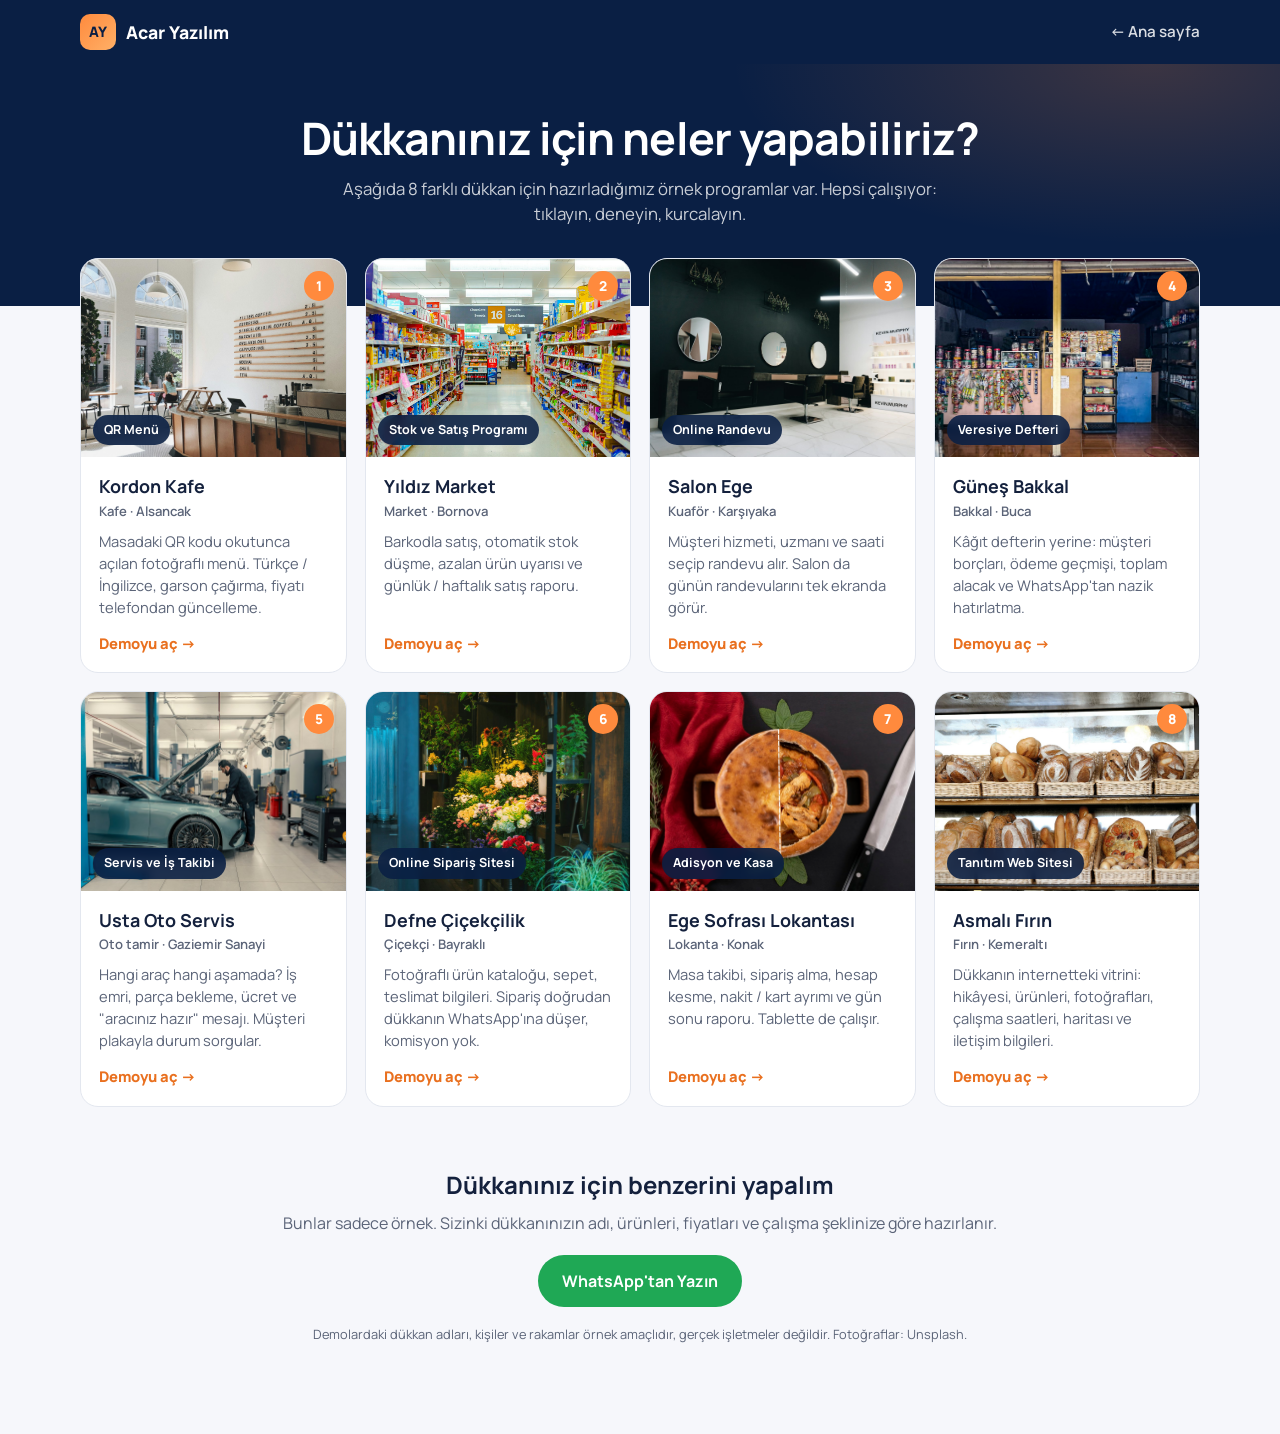
<file: demolar/index.html>
<!DOCTYPE html>
<html lang="tr">
<head>
  <meta charset="UTF-8" />
  <meta name="viewport" content="width=device-width, initial-scale=1.0" />
  <title>Demolar — Acar Yazılım</title>
  <meta name="description" content="Dükkanlar için hazırladığımız 8 örnek program: QR menü, stok takibi, online randevu, veresiye defteri, servis takibi, online sipariş, adisyon ve tanıtım sitesi." />
  <meta name="theme-color" content="#0a1f44" />
  <link rel="icon" href="data:image/svg+xml,%3Csvg xmlns='http://www.w3.org/2000/svg' viewBox='0 0 64 64'%3E%3Crect width='64' height='64' rx='16' fill='%230a1f44'/%3E%3Ctext x='32' y='42' font-family='Arial' font-weight='700' font-size='26' fill='%23ff8a3d' text-anchor='middle'%3EAY%3C/text%3E%3C/svg%3E" />
  <link rel="stylesheet" href="demo.css" />
  <style>
    :root { --navy: #0a1f44; --orange: #ff8a3d; --orange-dark: #e9701f; --bg: #f6f7fb; --muted: #5b6478; --line: #e3e7ef; --text: #14213d; }
    body { background: var(--bg); color: var(--text); }
    header { background: var(--navy); color: #fff; }
    .nav { max-width: 1160px; margin: 0 auto; padding: 0 20px; height: 64px; display: flex; align-items: center; justify-content: space-between; }
    .brand { display: flex; align-items: center; gap: 10px; font-weight: 800; font-size: 1.1rem; }
    .brand-logo { width: 36px; height: 36px; border-radius: 10px; background: linear-gradient(135deg, var(--orange), #ffb067); display: grid; place-items: center; font-weight: 800; font-size: .9rem; color: var(--navy); }
    .nav a.home { font-weight: 600; opacity: .85; font-size: .95rem; }
    .hero { background: radial-gradient(700px 300px at 90% 0%, rgba(255,138,61,.2), transparent 60%), var(--navy); color: #fff; padding: 48px 20px 80px; text-align: center; }
    .hero h1 { font-size: clamp(1.9rem, 5vw, 2.8rem); letter-spacing: -.02em; line-height: 1.15; margin-bottom: 12px; }
    .hero p { color: rgba(255,255,255,.78); max-width: 620px; margin: 0 auto; font-size: 1.05rem; }
    .grid { max-width: 1160px; margin: -48px auto 0; padding: 0 20px 60px; display: grid; grid-template-columns: repeat(4, 1fr); gap: 18px; }
    .demo {
      background: #fff; border-radius: 18px; overflow: hidden; border: 1px solid var(--line);
      display: flex; flex-direction: column; transition: transform .2s ease, box-shadow .2s ease;
    }
    .demo:hover { transform: translateY(-4px); box-shadow: 0 16px 40px rgba(10,31,68,.14); }
    .cover { position: relative; aspect-ratio: 4 / 3; overflow: hidden; background: #dde3ee; }
    .cover img { width: 100%; height: 100%; object-fit: cover; transition: transform .4s ease; }
    .demo:hover .cover img { transform: scale(1.05); }
    .type {
      position: absolute; left: 12px; bottom: 12px; background: rgba(10,31,68,.88); color: #fff;
      padding: 6px 11px; border-radius: 999px; font-size: .78rem; font-weight: 700; backdrop-filter: blur(4px);
    }
    .num { position: absolute; right: 12px; top: 12px; width: 30px; height: 30px; border-radius: 50%; background: var(--orange); color: #fff; display: grid; place-items: center; font-weight: 800; font-size: .85rem; }
    .info { padding: 16px 18px 18px; display: flex; flex-direction: column; flex: 1; }
    .info h2 { font-size: 1.12rem; margin-bottom: 2px; }
    .info .place { font-size: .82rem; color: var(--muted); font-weight: 600; margin-bottom: 8px; }
    .info p { color: var(--muted); font-size: .92rem; flex: 1; }
    .open { margin-top: 14px; font-weight: 800; color: var(--orange-dark); font-size: .92rem; }
    .bottom { max-width: 760px; margin: 0 auto; padding: 0 20px 70px; text-align: center; }
    .bottom h3 { font-size: 1.5rem; margin-bottom: 8px; }
    .bottom p { color: var(--muted); margin-bottom: 20px; }
    .btn-wa { display: inline-flex; align-items: center; gap: 10px; background: #1fa855; color: #fff; padding: 14px 24px; border-radius: 999px; font-weight: 700; }
    .disclaimer { font-size: .8rem; color: var(--muted); margin-top: 18px; }
    @media (max-width: 1020px) { .grid { grid-template-columns: repeat(2, 1fr); } }
    @media (max-width: 560px) { .grid { grid-template-columns: 1fr; } .cover { aspect-ratio: 16 / 9; } }
  </style>
</head>
<body>
  <header>
    <div class="nav">
      <a href="../" class="brand"><span class="brand-logo">AY</span> Acar Yazılım</a>
      <a href="../" class="home">← Ana sayfa</a>
    </div>
  </header>

  <section class="hero">
    <h1>Dükkanınız için neler yapabiliriz?</h1>
    <p>Aşağıda 8 farklı dükkan için hazırladığımız örnek programlar var. Hepsi çalışıyor: tıklayın, deneyin, kurcalayın.</p>
  </section>

  <main class="grid">
    <a class="demo" href="kafe.html">
      <div class="cover"><img src="img/kafe-kapak.jpg" alt="" loading="lazy" /><span class="num">1</span><span class="type">QR Menü</span></div>
      <div class="info">
        <h2>Kordon Kafe</h2>
        <div class="place">Kafe · Alsancak</div>
        <p>Masadaki QR kodu okutunca açılan fotoğraflı menü. Türkçe / İngilizce, garson çağırma, fiyatı telefondan güncelleme.</p>
        <span class="open">Demoyu aç →</span>
      </div>
    </a>
    <a class="demo" href="market.html">
      <div class="cover"><img src="img/market-kapak.jpg" alt="" loading="lazy" /><span class="num">2</span><span class="type">Stok ve Satış Programı</span></div>
      <div class="info">
        <h2>Yıldız Market</h2>
        <div class="place">Market · Bornova</div>
        <p>Barkodla satış, otomatik stok düşme, azalan ürün uyarısı ve günlük / haftalık satış raporu.</p>
        <span class="open">Demoyu aç →</span>
      </div>
    </a>
    <a class="demo" href="kuafor.html">
      <div class="cover"><img src="img/salon-kapak.jpg" alt="" loading="lazy" /><span class="num">3</span><span class="type">Online Randevu</span></div>
      <div class="info">
        <h2>Salon Ege</h2>
        <div class="place">Kuaför · Karşıyaka</div>
        <p>Müşteri hizmeti, uzmanı ve saati seçip randevu alır. Salon da günün randevularını tek ekranda görür.</p>
        <span class="open">Demoyu aç →</span>
      </div>
    </a>
    <a class="demo" href="bakkal.html">
      <div class="cover"><img src="img/bakkal-kapak.jpg" alt="" loading="lazy" /><span class="num">4</span><span class="type">Veresiye Defteri</span></div>
      <div class="info">
        <h2>Güneş Bakkal</h2>
        <div class="place">Bakkal · Buca</div>
        <p>Kâğıt defterin yerine: müşteri borçları, ödeme geçmişi, toplam alacak ve WhatsApp'tan nazik hatırlatma.</p>
        <span class="open">Demoyu aç →</span>
      </div>
    </a>
    <a class="demo" href="oto-servis.html">
      <div class="cover"><img src="img/oto-kapak.jpg" alt="" loading="lazy" /><span class="num">5</span><span class="type">Servis ve İş Takibi</span></div>
      <div class="info">
        <h2>Usta Oto Servis</h2>
        <div class="place">Oto tamir · Gaziemir Sanayi</div>
        <p>Hangi araç hangi aşamada? İş emri, parça bekleme, ücret ve "aracınız hazır" mesajı. Müşteri plakayla durum sorgular.</p>
        <span class="open">Demoyu aç →</span>
      </div>
    </a>
    <a class="demo" href="cicekci.html">
      <div class="cover"><img src="img/cicek-kapak.jpg" alt="" loading="lazy" /><span class="num">6</span><span class="type">Online Sipariş Sitesi</span></div>
      <div class="info">
        <h2>Defne Çiçekçilik</h2>
        <div class="place">Çiçekçi · Bayraklı</div>
        <p>Fotoğraflı ürün kataloğu, sepet, teslimat bilgileri. Sipariş doğrudan dükkanın WhatsApp'ına düşer, komisyon yok.</p>
        <span class="open">Demoyu aç →</span>
      </div>
    </a>
    <a class="demo" href="lokanta.html">
      <div class="cover"><img src="img/lokanta-kapak.jpg" alt="" loading="lazy" /><span class="num">7</span><span class="type">Adisyon ve Kasa</span></div>
      <div class="info">
        <h2>Ege Sofrası Lokantası</h2>
        <div class="place">Lokanta · Konak</div>
        <p>Masa takibi, sipariş alma, hesap kesme, nakit / kart ayrımı ve gün sonu raporu. Tablette de çalışır.</p>
        <span class="open">Demoyu aç →</span>
      </div>
    </a>
    <a class="demo" href="firin.html">
      <div class="cover"><img src="img/firin-kapak.jpg" alt="" loading="lazy" /><span class="num">8</span><span class="type">Tanıtım Web Sitesi</span></div>
      <div class="info">
        <h2>Asmalı Fırın</h2>
        <div class="place">Fırın · Kemeraltı</div>
        <p>Dükkanın internetteki vitrini: hikâyesi, ürünleri, fotoğrafları, çalışma saatleri, haritası ve iletişim bilgileri.</p>
        <span class="open">Demoyu aç →</span>
      </div>
    </a>
  </main>

  <section class="bottom">
    <h3>Dükkanınız için benzerini yapalım</h3>
    <p>Bunlar sadece örnek. Sizinki dükkanınızın adı, ürünleri, fiyatları ve çalışma şeklinize göre hazırlanır.</p>
    <a class="btn-wa" href="https://wa.me/905333784212?text=Merhaba%2C%20acaryazilim.com%20sitenizdeki%20demolar%C4%B1%20inceledim.%20Bilgi%20almak%20istiyorum." target="_blank" rel="noopener">WhatsApp'tan Yazın</a>
    <p class="disclaimer">Demolardaki dükkan adları, kişiler ve rakamlar örnek amaçlıdır, gerçek işletmeler değildir. Fotoğraflar: Unsplash.</p>
  </section>
</body>
</html>
</file>
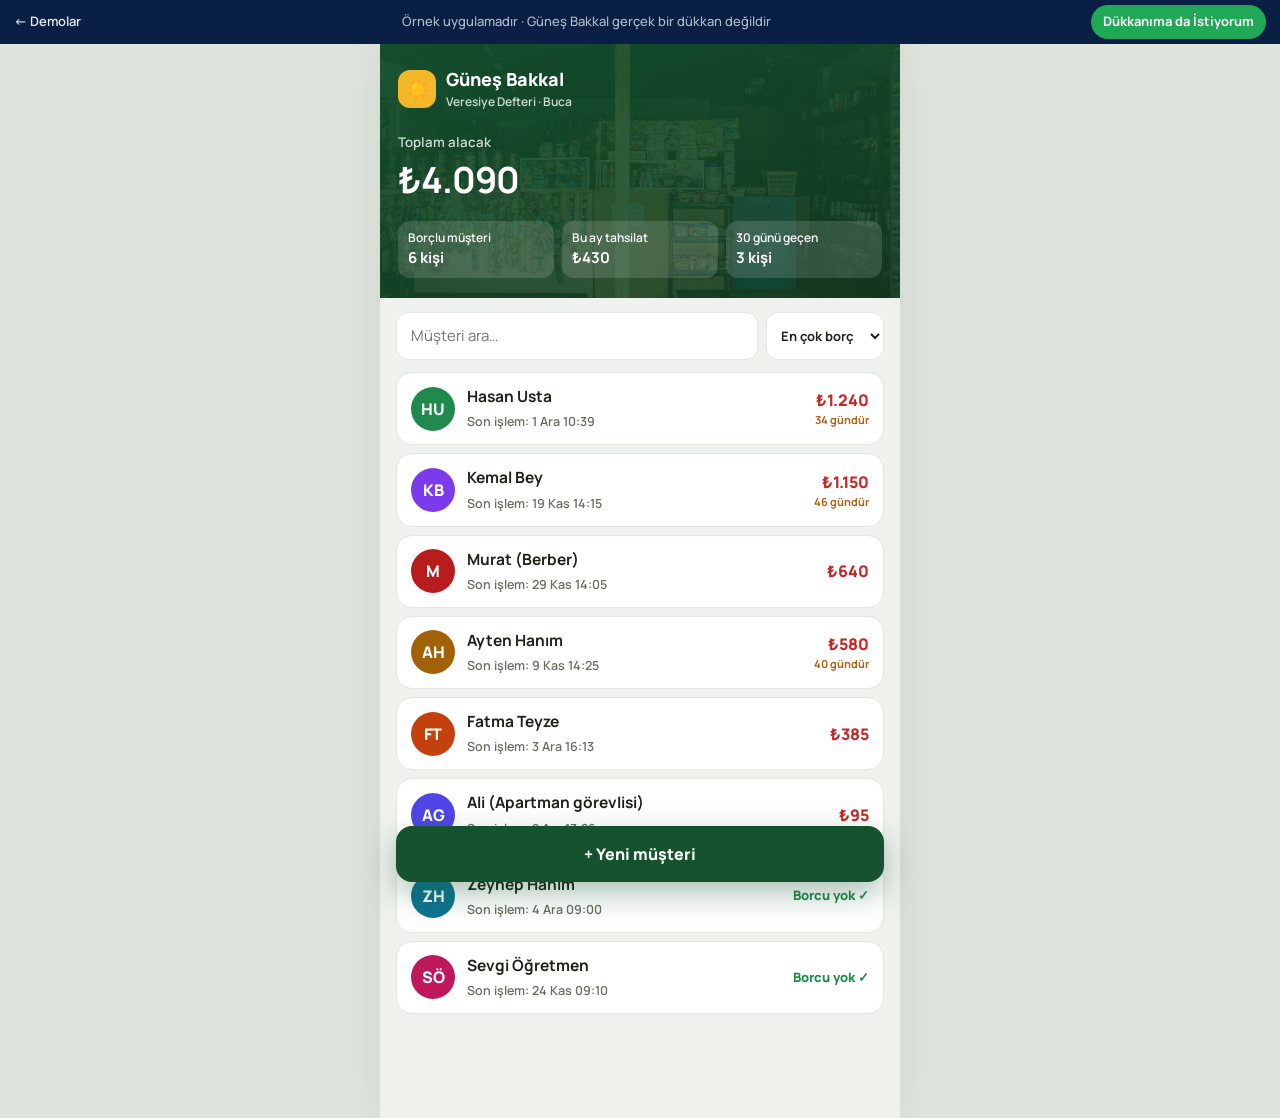
<file: demolar/bakkal.html>
<!DOCTYPE html>
<html lang="tr">
<head>
  <meta charset="UTF-8" />
  <meta name="viewport" content="width=device-width, initial-scale=1.0" />
  <title>Güneş Bakkal — Veresiye Defteri (Demo)</title>
  <meta name="theme-color" content="#14532d" />
  <link rel="stylesheet" href="demo.css" />
  <style>
    :root { --green: #14532d; --green-2: #1f8a4c; --sun: #f5b72a; --bg: #eef1ec; --line: #e2e7df; --muted: #66705f; --text: #1b2416; --red: #c62828; }
    body { background: #dfe5dc; color: var(--text); }
    .app { max-width: 520px; margin: 0 auto; min-height: calc(100vh - 37px); background: var(--bg); position: relative; padding-bottom: 90px; box-shadow: 0 0 40px rgba(0,0,0,.08); }
    .top { position: relative; color: #fff; padding: 22px 18px 20px; overflow: hidden; }
    .top img { position: absolute; inset: 0; width: 100%; height: 100%; object-fit: cover; }
    .top::before { content: ""; position: absolute; inset: 0; background: linear-gradient(160deg, rgba(20,83,45,.92), rgba(20,60,30,.85)); z-index: 1; }
    .top > *:not(img) { position: relative; z-index: 2; }
    .shop { display: flex; align-items: center; gap: 10px; font-weight: 800; font-size: 18px; }
    .shop .sun { width: 38px; height: 38px; border-radius: 12px; background: var(--sun); display: grid; place-items: center; font-size: 20px; }
    .shop small { display: block; font-weight: 600; font-size: 12px; opacity: .8; }
    .big { margin-top: 18px; }
    .big small { opacity: .8; font-weight: 600; }
    .big b { display: block; font-size: 36px; letter-spacing: -.02em; }
    .mini { display: grid; grid-template-columns: 1fr 1fr 1fr; gap: 8px; margin-top: 14px; }
    .mini div { background: rgba(255,255,255,.14); border-radius: 12px; padding: 8px 10px; font-size: 12px; font-weight: 600; }
    .mini b { display: block; font-size: 15px; }
    .tools { display: flex; gap: 8px; padding: 14px 16px 6px; }
    .tools input { flex: 1; min-width: 0; padding: 12px 14px; border: 1px solid var(--line); border-radius: 12px; font-size: 15px; background: #fff; }
    .tools select { padding: 0 10px; border: 1px solid var(--line); border-radius: 12px; background: #fff; font-weight: 700; font-size: 13px; }
    .list { padding: 6px 16px; }
    .cust { display: flex; align-items: center; gap: 12px; background: #fff; border-radius: 16px; padding: 12px 14px; margin-bottom: 8px; border: 1px solid var(--line); cursor: pointer; width: 100%; text-align: left; }
    .av { width: 44px; height: 44px; border-radius: 50%; display: grid; place-items: center; color: #fff; font-weight: 800; flex-shrink: 0; }
    .cust .n { flex: 1; min-width: 0; }
    .cust b { display: block; font-size: 15.5px; }
    .cust small { color: var(--muted); font-size: 12.5px; font-weight: 600; }
    .amt { font-weight: 800; font-size: 16px; text-align: right; }
    .amt.red { color: var(--red); }
    .amt.ok { color: var(--green-2); font-size: 13px; }
    .amt small { display: block; font-size: 11px; color: #b4600f; font-weight: 700; }
    .fab { position: fixed; bottom: 18px; left: 50%; transform: translateX(-50%); width: calc(100% - 32px); max-width: 488px; border: 0; background: var(--green); color: #fff; padding: 16px; border-radius: 16px; font-weight: 800; font-size: 16px; box-shadow: 0 12px 30px rgba(20,83,45,.35); z-index: 30; }

    .detail { position: fixed; inset: 0; z-index: 1100; background: var(--bg); overflow-y: auto; transform: translateX(100%); transition: transform .25s ease; }
    .detail.open { transform: none; }
    .detail-in { max-width: 520px; margin: 0 auto; padding-bottom: 30px; min-height: 100%; background: var(--bg); }
    .d-head { background: var(--green); color: #fff; padding: 14px 16px 22px; }
    .d-head button.backb { background: rgba(255,255,255,.15); border: 0; color: #fff; padding: 8px 12px; border-radius: 10px; font-weight: 700; margin-bottom: 14px; }
    .d-who { display: flex; align-items: center; gap: 12px; }
    .d-who b { font-size: 20px; display: block; }
    .d-who small { opacity: .8; }
    .d-bal { margin-top: 16px; background: #fff; color: var(--text); border-radius: 16px; padding: 14px; display: flex; justify-content: space-between; align-items: center; }
    .d-bal b { font-size: 26px; color: var(--red); }
    .d-bal b.zero { color: var(--green-2); }
    .d-actions { display: grid; grid-template-columns: 1fr 1fr; gap: 8px; padding: 14px 16px 4px; }
    .d-actions button { border: 0; padding: 14px; border-radius: 14px; font-weight: 800; font-size: 15px; }
    .debt-btn { background: #fde8e8; color: var(--red); }
    .pay-btn { background: #e3f4e9; color: var(--green-2); }
    .remind { grid-column: 1 / -1; background: #fff !important; border: 1px solid var(--line) !important; color: var(--text); }
    .hist { padding: 10px 16px; }
    .hist h3 { font-size: 15px; color: var(--muted); margin: 8px 0; }
    .h-row { display: flex; align-items: center; gap: 12px; padding: 12px 14px; background: #fff; border-radius: 14px; margin-bottom: 6px; border: 1px solid var(--line); }
    .h-ic { width: 36px; height: 36px; border-radius: 10px; display: grid; place-items: center; flex-shrink: 0; font-size: 16px; }
    .h-ic.d { background: #fde8e8; }
    .h-ic.p { background: #e3f4e9; }
    .h-row .n { flex: 1; }
    .h-row b { display: block; font-size: 14.5px; }
    .h-row small { color: var(--muted); font-size: 12px; font-weight: 600; }
    .h-amt { font-weight: 800; }
    .h-amt.d { color: var(--red); }
    .h-amt.p { color: var(--green-2); }
    label { display: grid; gap: 5px; font-weight: 700; font-size: 14px; margin-bottom: 12px; }
    label input { padding: 13px; border: 1px solid var(--line); border-radius: 12px; font-size: 17px; }
    .quick-amts { display: flex; gap: 6px; flex-wrap: wrap; margin: -4px 0 12px; }
    .quick-amts button { border: 1px solid var(--line); background: #fff; padding: 7px 12px; border-radius: 999px; font-weight: 700; font-size: 13px; }
    .save { width: 100%; border: 0; padding: 15px; border-radius: 14px; font-weight: 800; font-size: 16px; color: #fff; }
  </style>
</head>
<body>
  <div class="demo-bar">
    <a class="back" href="./">← Demolar</a>
    <span class="note">Örnek uygulamadır · Güneş Bakkal gerçek bir dükkan değildir</span>
    <a class="cta" href="https://wa.me/905333784212?text=Merhaba%2C%20veresiye%20defteri%20demonuzu%20g%C3%B6rd%C3%BCm.%20Bilgi%20almak%20istiyorum." target="_blank" rel="noopener"><span class="long">Dükkanıma da </span>İstiyorum</a>
  </div>

  <div class="app">
    <div class="top">
      <img src="img/bakkal-kapak.jpg" alt="" />
      <div class="shop"><span class="sun">☀️</span><div>Güneş Bakkal<small>Veresiye Defteri · Buca</small></div></div>
      <div class="big"><small>Toplam alacak</small><b id="total"></b></div>
      <div class="mini">
        <div>Borçlu müşteri<b id="mDebtors"></b></div>
        <div>Bu ay tahsilat<b id="mPaid"></b></div>
        <div>30 günü geçen<b id="mOld"></b></div>
      </div>
    </div>
    <div class="tools">
      <input id="search" type="search" placeholder="Müşteri ara…" />
      <select id="sort" aria-label="Sırala"><option value="debt">En çok borç</option><option value="name">İsme göre</option><option value="old">En eski borç</option></select>
    </div>
    <div class="list" id="list"></div>
  </div>
  <button class="fab" id="newCust">+ Yeni müşteri</button>

  <div class="detail" id="detail"><div class="detail-in" id="detailIn"></div></div>

  <div class="modal-bg" id="modal">
    <div class="modal">
      <div class="modal-head"><span id="mTitle"></span><button class="modal-close" data-close>×</button></div>
      <div class="modal-body" id="mBody"></div>
    </div>
  </div>
  <div class="toast" id="toast"></div>

  <script>
    const $ = id => document.getElementById(id);
    const tl = n => "₺" + n.toLocaleString("tr-TR");
    const colors = ["#1f8a4c", "#c2410c", "#7c3aed", "#0e7490", "#b91c1c", "#a16207", "#4f46e5", "#be185d"];
    const daysAgo = n => { const d = new Date(); d.setDate(d.getDate() - n); d.setHours(9 + (n * 7) % 10, (n * 13) % 60); return d; };
    const customers = [
      { ad: "Hasan Usta", tel: "0532 *** ** 11", h: [["d", 850, "Haftalık alışveriş", 34], ["p", 500, "Nakit ödeme", 20], ["d", 640, "Ekmek, süt, yumurta", 9], ["d", 250, "Sigara, çay", 3]] },
      { ad: "Fatma Teyze", tel: "0505 *** ** 42", h: [["d", 210, "Sebze meyve", 6], ["d", 175, "Ekmek, peynir", 1]] },
      { ad: "Kemal Bey", tel: "0542 *** ** 07", h: [["d", 1200, "Ay başı alışverişi", 46], ["d", 950, "Deterjan, yağ, un", 38], ["p", 1000, "Havale", 15]] },
      { ad: "Zeynep Hanım", tel: "0533 *** ** 90", h: [["d", 430, "Kahvaltılık", 12], ["p", 430, "Nakit ödeme", 0]] },
      { ad: "Murat (Berber)", tel: "0555 *** ** 64", h: [["d", 320, "Çay, şeker", 8], ["d", 320, "Su, kola", 5]] },
      { ad: "Ayten Hanım", tel: "0536 *** ** 28", h: [["d", 780, "Haftalık alışveriş", 40], ["p", 200, "Nakit ödeme", 25]] },
      { ad: "Ali (Apartman görevlisi)", tel: "0507 *** ** 53", h: [["d", 95, "Ekmek, gazete", 2]] },
      { ad: "Sevgi Öğretmen", tel: "0544 *** ** 19", h: [["d", 260, "Kırtasiye, meyve", 14], ["p", 260, "Kart ile ödeme", 10]] }
    ].map((c, i) => ({ ...c, c: colors[i % colors.length], h: c.h.map(([t, a, n, g]) => ({ t, a, n, d: daysAgo(g) })) }));
    let current = null;

    const bal = c => c.h.reduce((s, x) => s + (x.t === "d" ? x.a : -x.a), 0);
    const lastDebtAge = c => { const ds = c.h.filter(x => x.t === "d"); return ds.length ? Math.floor((Date.now() - Math.min(...ds.map(x => +x.d))) / 864e5) : 0; };
    const ini = n => n.split(" ").filter(w => w[0] && w[0] !== "(").map(w => w[0]).join("").slice(0, 2).toUpperCase();
    const fmtDate = d => d.toLocaleDateString("tr-TR", { day: "numeric", month: "short" }) + " " + d.toLocaleTimeString("tr-TR", { hour: "2-digit", minute: "2-digit" });
    function toast(m) { const t = $("toast"); t.textContent = m; t.classList.add("show"); clearTimeout(t._h); t._h = setTimeout(() => t.classList.remove("show"), 2500); }
    function openModal(title, html) { $("mTitle").textContent = title; $("mBody").innerHTML = html; $("modal").classList.add("open"); }
    const closeModal = () => $("modal").classList.remove("open");
    $("modal").addEventListener("click", e => { if (e.target === $("modal") || e.target.hasAttribute("data-close")) closeModal(); });

    function renderList() {
      const q = $("search").value.trim().toLocaleLowerCase("tr-TR");
      const s = $("sort").value;
      const rows = customers.filter(c => c.ad.toLocaleLowerCase("tr-TR").includes(q));
      rows.sort((a, b) => s === "name" ? a.ad.localeCompare(b.ad, "tr") : s === "old" ? (bal(b) > 0) - (bal(a) > 0) || lastDebtAge(b) - lastDebtAge(a) : bal(b) - bal(a));
      $("list").innerHTML = rows.map(c => {
        const b = bal(c), last = c.h[c.h.length - 1], age = lastDebtAge(c);
        return `<button class="cust" data-i="${customers.indexOf(c)}">
          <span class="av" style="background:${c.c}">${ini(c.ad)}</span>
          <span class="n"><b>${c.ad}</b><small>Son işlem: ${fmtDate(last.d)}</small></span>
          <span class="amt ${b > 0 ? "red" : "ok"}">${b > 0 ? tl(b) : "Borcu yok ✓"}${b > 0 && age > 30 ? `<small>${age} gündür</small>` : ""}</span>
        </button>`;
      }).join("") || '<p style="text-align:center;color:var(--muted);padding:30px">Müşteri bulunamadı</p>';
      const all = customers.map(bal);
      $("total").textContent = tl(all.reduce((a, b) => a + Math.max(b, 0), 0));
      $("mDebtors").textContent = all.filter(b => b > 0).length + " kişi";
      const m = new Date().getMonth();
      $("mPaid").textContent = tl(customers.flatMap(c => c.h).filter(x => x.t === "p" && x.d.getMonth() === m).reduce((s, x) => s + x.a, 0));
      $("mOld").textContent = customers.filter(c => bal(c) > 0 && lastDebtAge(c) > 30).length + " kişi";
    }
    $("search").addEventListener("input", renderList);
    $("sort").addEventListener("change", renderList);
    $("list").addEventListener("click", e => { const b = e.target.closest(".cust"); if (b) openDetail(+b.dataset.i); });

    function openDetail(i) { current = i; renderDetail(); $("detail").classList.add("open"); $("detail").scrollTop = 0; }
    function renderDetail() {
      const c = customers[current], b = bal(c);
      $("detailIn").innerHTML = `
        <div class="d-head">
          <button class="backb" data-act="close">← Geri</button>
          <div class="d-who"><span class="av" style="background:${c.c};border:2px solid rgba(255,255,255,.5)">${ini(c.ad)}</span><div><b>${c.ad}</b><small>${c.tel}</small></div></div>
          <div class="d-bal"><span style="font-weight:700">Güncel borç</span><b class="${b > 0 ? "" : "zero"}">${b > 0 ? tl(b) : "₺0"}</b></div>
        </div>
        <div class="d-actions">
          <button class="debt-btn" data-act="debt">➕ Borç yaz</button>
          <button class="pay-btn" data-act="pay">✓ Ödeme al</button>
          ${b > 0 ? `<button class="remind" data-act="remind">💬 WhatsApp'tan nazikçe hatırlat</button>` : ""}
        </div>
        <div class="hist"><h3>Hesap geçmişi</h3>
          ${[...c.h].reverse().map(x => `<div class="h-row">
            <span class="h-ic ${x.t}">${x.t === "d" ? "🛒" : "💵"}</span>
            <span class="n"><b>${x.n}</b><small>${fmtDate(x.d)}</small></span>
            <span class="h-amt ${x.t}">${x.t === "d" ? "+" : "−"}${tl(x.a)}</span></div>`).join("")}
        </div>`;
    }
    $("detailIn").addEventListener("click", e => {
      const b = e.target.closest("[data-act]"); if (!b) return;
      const c = customers[current], act = b.dataset.act;
      if (act === "close") { $("detail").classList.remove("open"); renderList(); }
      if (act === "debt" || act === "pay") {
        const isDebt = act === "debt";
        openModal(isDebt ? "Borç yaz · " + c.ad : "Ödeme al · " + c.ad, `
          <form id="txForm">
            <label>Tutar (₺) <input id="txAmt" type="number" min="1" required inputmode="numeric" ${isDebt ? "" : `value="${Math.max(bal(c), 0)}"`} /></label>
            <div class="quick-amts">${(isDebt ? [50, 100, 250, 500] : [100, 250, 500, Math.max(bal(c), 0)]).filter((v, i, a) => v > 0 && a.indexOf(v) === i).map(v => `<button type="button" data-v="${v}">${tl(v)}</button>`).join("")}</div>
            <label>Not <input id="txNote" placeholder="${isDebt ? "Ör. Ekmek, süt" : "Ör. Nakit"}" style="font-size:15px" /></label>
            <button class="save" style="background:${isDebt ? "var(--red)" : "var(--green-2)"}">${isDebt ? "Borcu kaydet" : "Ödemeyi kaydet"}</button>
          </form>`);
        $("mBody").querySelector(".quick-amts").addEventListener("click", ev => { const q = ev.target.closest("[data-v]"); if (q) $("txAmt").value = q.dataset.v; });
        $("txForm").addEventListener("submit", ev => {
          ev.preventDefault();
          const a = +$("txAmt").value;
          c.h.push({ t: isDebt ? "d" : "p", a, n: $("txNote").value.trim() || (isDebt ? "Alışveriş" : "Nakit ödeme"), d: new Date() });
          closeModal(); renderDetail(); renderList();
          toast(isDebt ? tl(a) + " borç yazıldı" : tl(a) + " ödeme alındı, kalan: " + tl(Math.max(bal(c), 0)));
        });
        setTimeout(() => $("txAmt").focus(), 50);
      }
      if (act === "remind") {
        const msg = `Merhaba ${c.ad.split(" ")[0]} 🙂\nGüneş Bakkal'dan yazıyoruz. Hesabınızda ${tl(bal(c))} bakiye bulunuyor. Müsait olduğunuzda uğrarsanız seviniriz.\nİyi günler dileriz ☀️`;
        openModal("Hatırlatma mesajı", `<div class="wa-preview"><div class="wa-bubble">${msg}</div></div><p class="wa-note">Tek tuşla müşterinin WhatsApp'ına gönderilir. Demo olduğu için mesaj gönderilmez.</p>`);
      }
    });

    $("newCust").addEventListener("click", () => {
      openModal("Yeni müşteri", `
        <form id="custForm">
          <label>Ad soyad <input id="cAd" required placeholder="Ör. Yusuf Bey" style="font-size:15px" /></label>
          <label>Telefon <input id="cTel" placeholder="05xx xxx xx xx" inputmode="tel" style="font-size:15px" /></label>
          <label>Açılış borcu (varsa) <input id="cBorc" type="number" min="0" placeholder="0" /></label>
          <button class="save" style="background:var(--green)">Kaydet</button>
        </form>`);
      $("custForm").addEventListener("submit", ev => {
        ev.preventDefault();
        const borc = +$("cBorc").value || 0;
        customers.push({ ad: $("cAd").value.trim(), tel: $("cTel").value.trim() || "-", c: colors[customers.length % colors.length],
          h: [borc ? { t: "d", a: borc, n: "Açılış borcu", d: new Date() } : { t: "p", a: 0, n: "Hesap açıldı", d: new Date() }] });
        closeModal(); renderList(); toast("Müşteri eklendi");
      });
    });

    renderList();
  </script>
</body>
</html>
</file>
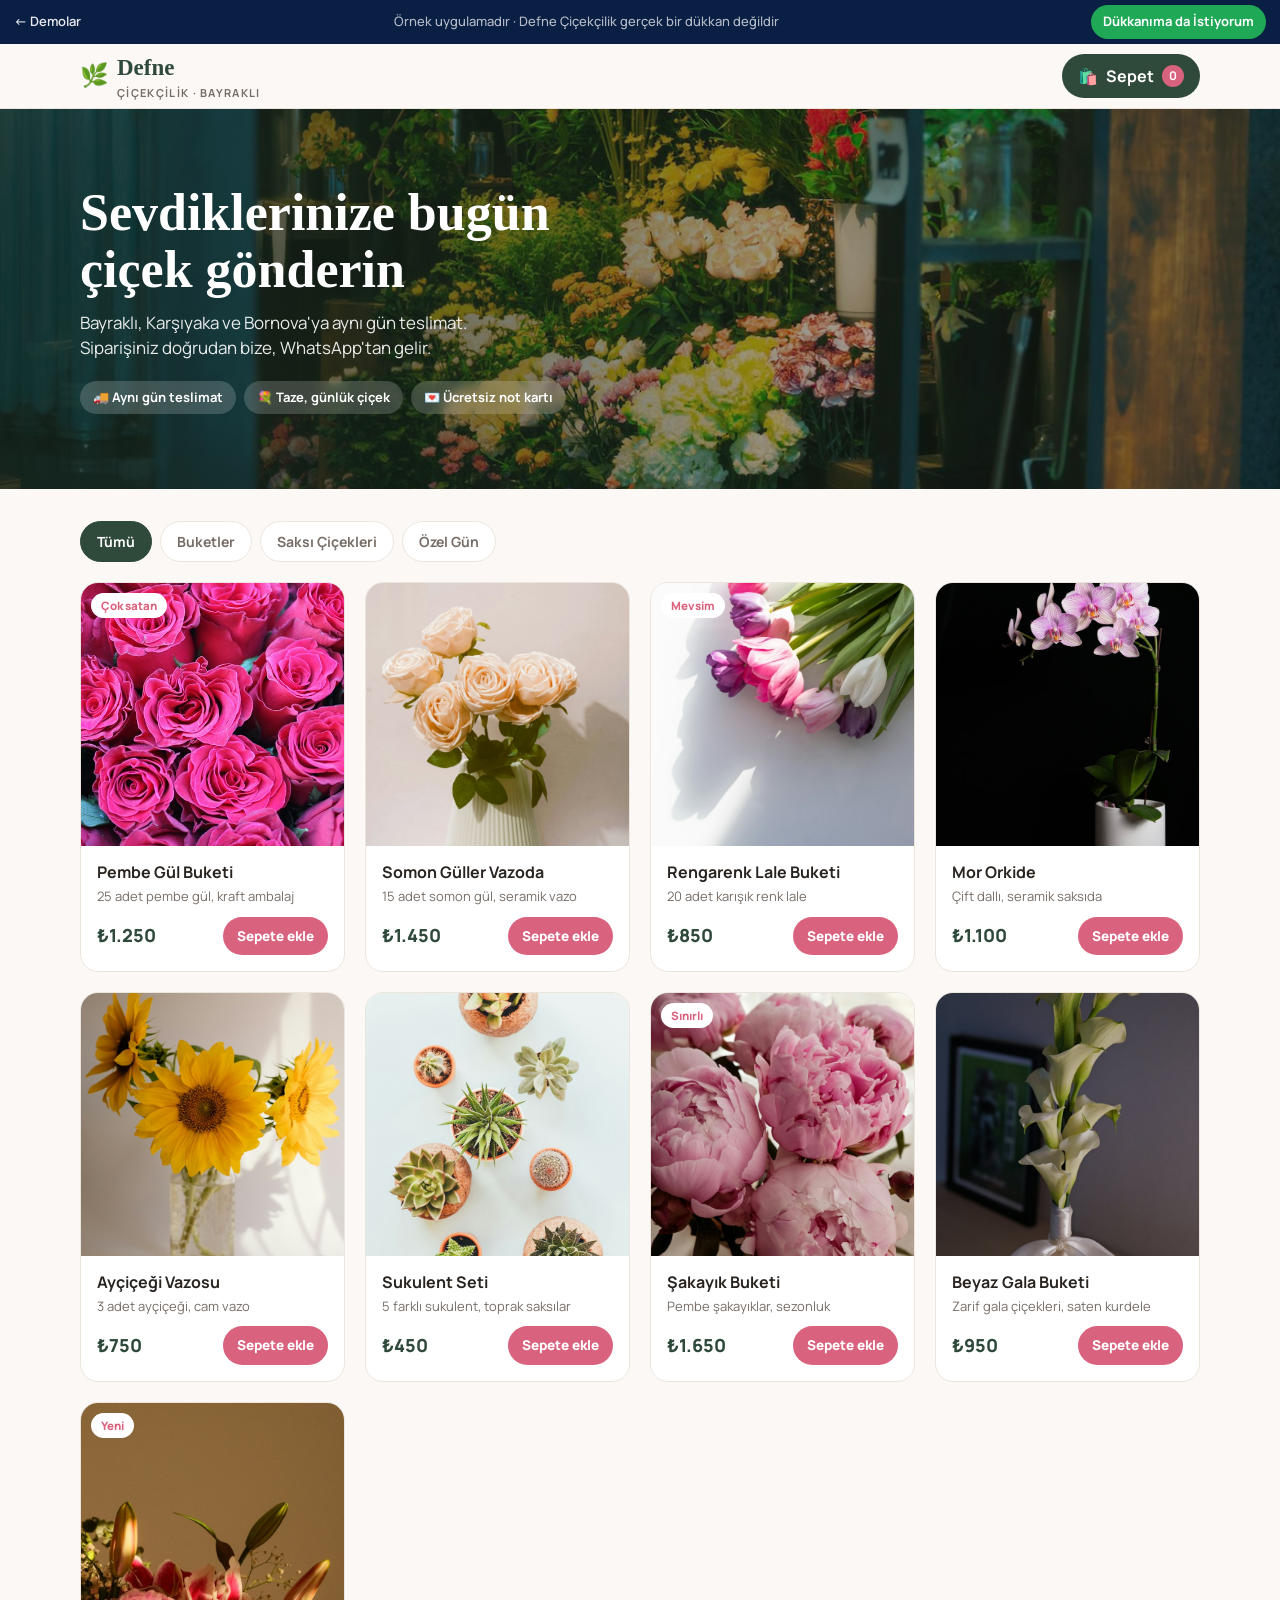
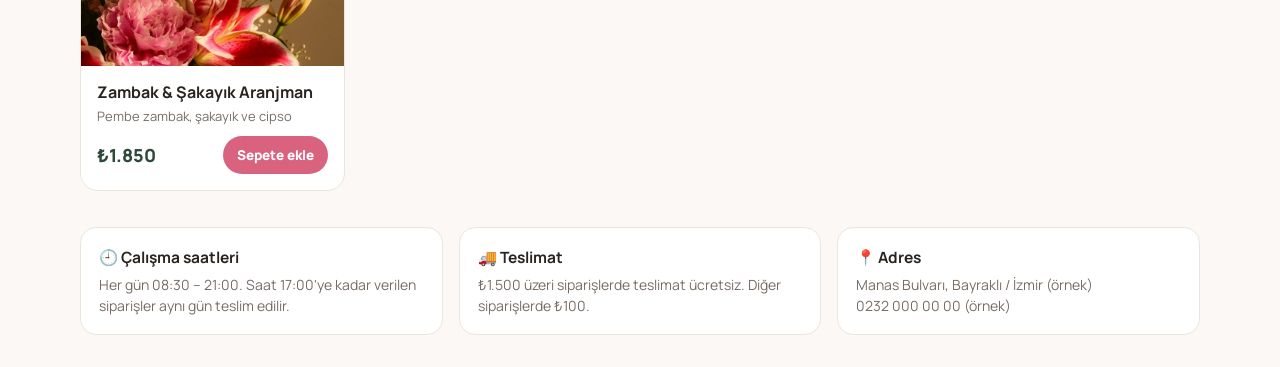
<file: demolar/cicekci.html>
<!DOCTYPE html>
<html lang="tr">
<head>
  <meta charset="UTF-8" />
  <meta name="viewport" content="width=device-width, initial-scale=1.0" />
  <title>Defne Çiçekçilik — Online Sipariş (Demo)</title>
  <meta name="theme-color" content="#2f4a3a" />
  <link rel="stylesheet" href="demo.css" />
  <style>
    :root { --leaf: #2f4a3a; --leaf-2: #4f7a5f; --pink: #d9627e; --bg: #fbf8f5; --line: #ece5de; --muted: #776d66; --text: #2a2420; }
    body { background: var(--bg); color: var(--text); }
    header.shop { position: sticky; top: 44px; z-index: 30; background: rgba(251,248,245,.95); backdrop-filter: blur(8px); border-bottom: 1px solid var(--line); }
    .nav { max-width: 1160px; margin: 0 auto; padding: 0 20px; height: 64px; display: flex; align-items: center; justify-content: space-between; }
    .logo { font-family: Georgia, "Times New Roman", serif; font-size: 23px; font-weight: 700; color: var(--leaf); display: flex; align-items: center; gap: 8px; }
    .logo small { font-family: "Manrope", sans-serif; font-size: 11px; font-weight: 700; color: var(--muted); letter-spacing: .12em; text-transform: uppercase; display: block; }
    .cart-btn { position: relative; border: 0; background: var(--leaf); color: #fff; padding: 10px 16px; border-radius: 999px; font-weight: 700; display: flex; gap: 8px; align-items: center; }
    .cart-btn .cnt { background: var(--pink); border-radius: 999px; min-width: 22px; height: 22px; display: grid; place-items: center; font-size: 12px; padding: 0 6px; }
    .cart-btn.bump { animation: bump .4s ease; }
    @keyframes bump { 50% { transform: scale(1.12); } }
    .hero { position: relative; height: 380px; overflow: hidden; }
    .hero img { width: 100%; height: 100%; object-fit: cover; }
    .hero::after { content: ""; position: absolute; inset: 0; background: linear-gradient(90deg, rgba(20,35,25,.82), rgba(20,35,25,.15)); }
    .hero-in { position: absolute; z-index: 1; inset: 0; max-width: 1160px; margin: 0 auto; padding: 0 20px; display: flex; flex-direction: column; justify-content: center; color: #fff; }
    .hero-in h1 { font-family: Georgia, serif; font-size: clamp(32px, 6vw, 52px); line-height: 1.1; max-width: 560px; font-weight: 700; }
    .hero-in p { max-width: 460px; margin: 12px 0 20px; font-size: 17px; opacity: .9; }
    .hero-in .pills { display: flex; flex-wrap: wrap; gap: 8px; }
    .hero-in .pills span { background: rgba(255,255,255,.18); backdrop-filter: blur(6px); padding: 7px 13px; border-radius: 999px; font-size: 13px; font-weight: 700; }
    .wrap { max-width: 1160px; margin: 0 auto; padding: 32px 20px; }
    .cats { display: flex; gap: 8px; flex-wrap: wrap; margin-bottom: 20px; }
    .cats button { border: 1px solid var(--line); background: #fff; padding: 9px 16px; border-radius: 999px; font-weight: 700; font-size: 14px; color: var(--muted); }
    .cats button.on { background: var(--leaf); color: #fff; border-color: var(--leaf); }
    .grid { display: grid; grid-template-columns: repeat(auto-fill, minmax(230px, 1fr)); gap: 20px; }
    .prod { background: #fff; border-radius: 18px; overflow: hidden; border: 1px solid var(--line); display: flex; flex-direction: column; }
    .prod .ph { position: relative; aspect-ratio: 1; overflow: hidden; background: #efe9e3; }
    .prod img { width: 100%; height: 100%; object-fit: cover; transition: transform .4s; }
    .prod:hover img { transform: scale(1.05); }
    .prod .tag { position: absolute; top: 10px; left: 10px; background: #fff; color: var(--pink); font-size: 11.5px; font-weight: 800; padding: 4px 10px; border-radius: 999px; }
    .prod .in { padding: 14px 16px 16px; display: flex; flex-direction: column; flex: 1; }
    .prod h3 { font-size: 16px; }
    .prod p { color: var(--muted); font-size: 13px; margin: 3px 0 10px; flex: 1; }
    .prod .row { display: flex; justify-content: space-between; align-items: center; }
    .prod .price { font-weight: 800; font-size: 18px; color: var(--leaf); }
    .add { border: 0; background: var(--pink); color: #fff; padding: 9px 14px; border-radius: 999px; font-weight: 800; font-size: 13.5px; }
    .add.added { background: var(--leaf-2); }
    .info { display: grid; grid-template-columns: repeat(3, 1fr); gap: 16px; margin-top: 36px; }
    .info div { background: #fff; border-radius: 16px; border: 1px solid var(--line); padding: 18px; font-size: 14px; color: var(--muted); }
    .info b { display: block; color: var(--text); font-size: 15.5px; margin-bottom: 4px; }

    .drawer-bg { position: fixed; inset: 0; z-index: 1200; background: rgba(20,20,20,.45); opacity: 0; pointer-events: none; transition: opacity .2s; }
    .drawer-bg.open { opacity: 1; pointer-events: auto; }
    .drawer { position: fixed; top: 0; right: 0; bottom: 0; z-index: 1201; width: min(440px, 100%); background: #fff; transform: translateX(100%); transition: transform .25s ease; display: flex; flex-direction: column; }
    .drawer.open { transform: none; }
    .dr-head { display: flex; justify-content: space-between; align-items: center; padding: 16px 18px; border-bottom: 1px solid var(--line); font-weight: 800; font-size: 18px; }
    .dr-body { flex: 1; overflow-y: auto; padding: 14px 18px; }
    .ci { display: flex; gap: 12px; align-items: center; padding: 10px 0; border-bottom: 1px solid var(--line); }
    .ci img { width: 60px; height: 60px; border-radius: 12px; object-fit: cover; }
    .ci .n { flex: 1; font-weight: 700; font-size: 14.5px; }
    .ci .n small { display: block; color: var(--muted); font-weight: 600; }
    .qty { display: flex; align-items: center; gap: 6px; font-weight: 800; }
    .qty button { width: 28px; height: 28px; border-radius: 8px; border: 1px solid var(--line); background: #fff; font-weight: 800; }
    .sum { padding: 12px 0; font-size: 14.5px; display: grid; gap: 4px; }
    .sum div { display: flex; justify-content: space-between; }
    .sum .t { font-weight: 800; font-size: 18px; border-top: 1px solid var(--line); padding-top: 8px; margin-top: 4px; }
    .free { font-size: 12.5px; color: var(--leaf-2); font-weight: 700; background: #eef5f0; padding: 8px 10px; border-radius: 10px; }
    form h4 { margin: 14px 0 8px; font-size: 15px; }
    label { display: grid; gap: 4px; font-weight: 700; font-size: 13px; margin-bottom: 10px; }
    label input, label select, label textarea { padding: 11px 12px; border: 1px solid var(--line); border-radius: 10px; font-size: 15px; width: 100%; background: #fff; }
    label textarea { min-height: 70px; resize: vertical; }
    .row2 { display: grid; grid-template-columns: 1fr 1fr; gap: 10px; }
    .order { width: 100%; border: 0; padding: 15px; border-radius: 14px; background: #1fa855; color: #fff; font-weight: 800; font-size: 16px; margin-top: 6px; }
    .empty { text-align: center; color: var(--muted); padding: 40px 10px; }
    @media (max-width: 700px) { .info { grid-template-columns: 1fr; } .grid { grid-template-columns: 1fr 1fr; gap: 12px; } .prod .row { flex-direction: column; align-items: stretch; gap: 8px; } .add { width: 100%; } .hero { height: 330px; } .cart-btn .lbl { display: none; } }
  </style>
</head>
<body>
  <div class="demo-bar">
    <a class="back" href="./">← Demolar</a>
    <span class="note">Örnek uygulamadır · Defne Çiçekçilik gerçek bir dükkan değildir</span>
    <a class="cta" href="https://wa.me/905333784212?text=Merhaba%2C%20online%20sipari%C5%9F%20sitesi%20demonuzu%20g%C3%B6rd%C3%BCm.%20Bilgi%20almak%20istiyorum." target="_blank" rel="noopener"><span class="long">Dükkanıma da </span>İstiyorum</a>
  </div>

  <header class="shop">
    <div class="nav">
      <div class="logo">🌿 <div>Defne<small>Çiçekçilik · Bayraklı</small></div></div>
      <button class="cart-btn" id="cartBtn">🛍️ <span class="lbl">Sepet</span> <span class="cnt" id="cnt">0</span></button>
    </div>
  </header>

  <section class="hero">
    <img src="img/cicek-kapak.jpg" alt="Defne Çiçekçilik" />
    <div class="hero-in">
      <h1>Sevdiklerinize bugün çiçek gönderin</h1>
      <p>Bayraklı, Karşıyaka ve Bornova'ya aynı gün teslimat. Siparişiniz doğrudan bize, WhatsApp'tan gelir.</p>
      <div class="pills"><span>🚚 Aynı gün teslimat</span><span>💐 Taze, günlük çiçek</span><span>💌 Ücretsiz not kartı</span></div>
    </div>
  </section>

  <main class="wrap">
    <div class="cats" id="cats"></div>
    <div class="grid" id="grid"></div>
    <div class="info">
      <div><b>🕘 Çalışma saatleri</b>Her gün 08:30 – 21:00. Saat 17:00'ye kadar verilen siparişler aynı gün teslim edilir.</div>
      <div><b>🚚 Teslimat</b>₺1.500 üzeri siparişlerde teslimat ücretsiz. Diğer siparişlerde ₺100.</div>
      <div><b>📍 Adres</b>Manas Bulvarı, Bayraklı / İzmir (örnek)<br />0232 000 00 00 (örnek)</div>
    </div>
  </main>

  <div class="drawer-bg" id="drawerBg"></div>
  <aside class="drawer" id="drawer">
    <div class="dr-head">Sepetim <button class="modal-close" id="closeDrawer">×</button></div>
    <div class="dr-body" id="drBody"></div>
  </aside>

  <div class="modal-bg" id="modal">
    <div class="modal">
      <div class="modal-head"><span id="mTitle"></span><button class="modal-close" data-close>×</button></div>
      <div class="modal-body" id="mBody"></div>
    </div>
  </div>
  <div class="toast" id="toast"></div>

  <script>
    const $ = id => document.getElementById(id);
    const tl = n => "₺" + n.toLocaleString("tr-TR");
    const products = [
      { ad: "Pembe Gül Buketi", d: "25 adet pembe gül, kraft ambalaj", fiyat: 1250, img: "cicek-kirmizi-gul", cat: "Buketler", tag: "Çok satan" },
      { ad: "Somon Güller Vazoda", d: "15 adet somon gül, seramik vazo", fiyat: 1450, img: "cicek-pembe-gul", cat: "Özel Gün" },
      { ad: "Rengarenk Lale Buketi", d: "20 adet karışık renk lale", fiyat: 850, img: "cicek-lale", cat: "Buketler", tag: "Mevsim" },
      { ad: "Mor Orkide", d: "Çift dallı, seramik saksıda", fiyat: 1100, img: "cicek-orkide", cat: "Saksı Çiçekleri" },
      { ad: "Ayçiçeği Vazosu", d: "3 adet ayçiçeği, cam vazo", fiyat: 750, img: "cicek-aycicegi", cat: "Buketler" },
      { ad: "Sukulent Seti", d: "5 farklı sukulent, toprak saksılar", fiyat: 450, img: "cicek-sukulent", cat: "Saksı Çiçekleri" },
      { ad: "Şakayık Buketi", d: "Pembe şakayıklar, sezonluk", fiyat: 1650, img: "cicek-sakayik", cat: "Özel Gün", tag: "Sınırlı" },
      { ad: "Beyaz Gala Buketi", d: "Zarif gala çiçekleri, saten kurdele", fiyat: 950, img: "cicek-gala", cat: "Özel Gün" },
      { ad: "Zambak & Şakayık Aranjman", d: "Pembe zambak, şakayık ve cipso", fiyat: 1850, img: "cicek-karisik", cat: "Özel Gün", tag: "Yeni" }
    ];
    const cats = ["Tümü", "Buketler", "Saksı Çiçekleri", "Özel Gün"];
    let cat = "Tümü";
    const cart = [];

    function toast(m) { const t = $("toast"); t.textContent = m; t.classList.add("show"); clearTimeout(t._h); t._h = setTimeout(() => t.classList.remove("show"), 2300); }

    function renderGrid() {
      $("cats").innerHTML = cats.map(c => `<button class="${c === cat ? "on" : ""}">${c}</button>`).join("");
      $("grid").innerHTML = products.map((p, i) => ({ p, i })).filter(({ p }) => cat === "Tümü" || p.cat === cat).map(({ p, i }) => `
        <article class="prod">
          <div class="ph"><img src="img/${p.img}.jpg" alt="${p.ad}" loading="lazy" />${p.tag ? `<span class="tag">${p.tag}</span>` : ""}</div>
          <div class="in"><h3>${p.ad}</h3><p>${p.d}</p>
            <div class="row"><span class="price">${tl(p.fiyat)}</span><button class="add" data-i="${i}">Sepete ekle</button></div></div>
        </article>`).join("");
    }
    $("cats").addEventListener("click", e => { const b = e.target.closest("button"); if (b) { cat = b.textContent; renderGrid(); } });
    $("grid").addEventListener("click", e => {
      const b = e.target.closest(".add"); if (!b) return;
      const i = +b.dataset.i, c = cart.find(x => x.i === i);
      if (c) c.q++; else cart.push({ i, q: 1 });
      b.textContent = "✓ Eklendi"; b.classList.add("added");
      setTimeout(() => { b.textContent = "Sepete ekle"; b.classList.remove("added"); }, 1200);
      $("cartBtn").classList.remove("bump"); void $("cartBtn").offsetWidth; $("cartBtn").classList.add("bump");
      updateCount();
    });
    function updateCount() { $("cnt").textContent = cart.reduce((s, c) => s + c.q, 0); }

    function openDrawer() { renderCart(); $("drawer").classList.add("open"); $("drawerBg").classList.add("open"); }
    function closeDrawer() { $("drawer").classList.remove("open"); $("drawerBg").classList.remove("open"); }
    $("cartBtn").addEventListener("click", openDrawer);
    $("closeDrawer").addEventListener("click", closeDrawer);
    $("drawerBg").addEventListener("click", closeDrawer);

    const tomorrow = () => { const d = new Date(); return d.toISOString().slice(0, 10); };
    function totals() {
      const sub = cart.reduce((s, c) => s + products[c.i].fiyat * c.q, 0);
      const ship = sub >= 1500 || sub === 0 ? 0 : 100;
      return { sub, ship, total: sub + ship };
    }
    function renderCart() {
      if (!cart.length) { $("drBody").innerHTML = '<div class="empty">🌷<br />Sepetiniz boş.<br />Beğendiğiniz çiçeği ekleyin.</div>'; return; }
      const t = totals();
      const keep = $("orderForm") ? Object.fromEntries(new FormData($("orderForm"))) : {};
      $("drBody").innerHTML = cart.map((c, k) => { const p = products[c.i]; return `
        <div class="ci"><img src="img/${p.img}.jpg" alt="" /><span class="n">${p.ad}<small>${tl(p.fiyat)}</small></span>
          <span class="qty"><button data-k="${k}" data-d="-1">−</button>${c.q}<button data-k="${k}" data-d="1">+</button></span></div>`; }).join("") + `
        <div class="sum">
          <div><span>Ara toplam</span><span>${tl(t.sub)}</span></div>
          <div><span>Teslimat</span><span>${t.ship ? tl(t.ship) : "Ücretsiz"}</span></div>
          <div class="t"><span>Toplam</span><span>${tl(t.total)}</span></div>
        </div>
        ${t.sub < 1500 ? `<div class="free">${tl(1500 - t.sub)} daha ekleyin, teslimat ücretsiz olsun 🚚</div>` : `<div class="free">Teslimat ücretsiz 🎉</div>`}
        <form id="orderForm">
          <h4>Teslimat bilgileri</h4>
          <label>Alıcının adı <input name="alici" required placeholder="Ör. Elif Demir" /></label>
          <label>Teslimat adresi <textarea name="adres" required placeholder="Mahalle, sokak, no, daire"></textarea></label>
          <div class="row2">
            <label>Tarih <input name="tarih" type="date" required min="${tomorrow()}" value="${keep.tarih || tomorrow()}" /></label>
            <label>Saat aralığı <select name="saat"><option>09:00 – 12:00</option><option>12:00 – 15:00</option><option>15:00 – 18:00</option><option>18:00 – 21:00</option></select></label>
          </div>
          <label>Kart notu (isteğe bağlı) <textarea name="not" placeholder="Ör. İyi ki doğdun! Seni seviyoruz ❤️"></textarea></label>
          <label>Sizin telefonunuz <input name="tel" required placeholder="05xx xxx xx xx" inputmode="tel" /></label>
          <button class="order">💬 Siparişi WhatsApp'tan gönder</button>
        </form>`;
      if (keep.alici !== undefined) Object.entries(keep).forEach(([k, v]) => { const el = $("orderForm").elements[k]; if (el) el.value = v; });
    }
    $("drBody").addEventListener("click", e => {
      const b = e.target.closest("button[data-k]"); if (!b) return;
      const c = cart[+b.dataset.k]; c.q += +b.dataset.d;
      if (c.q <= 0) cart.splice(+b.dataset.k, 1);
      updateCount(); renderCart();
    });
    $("drBody").addEventListener("submit", e => {
      e.preventDefault();
      const f = Object.fromEntries(new FormData(e.target)), t = totals();
      const date = new Date(f.tarih + "T12:00").toLocaleDateString("tr-TR", { day: "numeric", month: "long", weekday: "long" });
      const msg = `🌿 YENİ SİPARİŞ – Defne Çiçekçilik\n\n${cart.map(c => `• ${c.q} x ${products[c.i].ad} (${tl(products[c.i].fiyat * c.q)})`).join("\n")}\n\nToplam: ${tl(t.total)}${t.ship ? " (teslimat dahil)" : ""}\n\n👤 Alıcı: ${f.alici}\n📍 Adres: ${f.adres}\n📅 ${date}, ${f.saat}\n💌 Not: ${f.not || "-"}\n📞 Sipariş veren: ${f.tel}`;
      closeDrawer();
      $("mTitle").textContent = "Siparişiniz hazır ✓";
      $("mBody").innerHTML = `<p style="color:var(--muted);font-size:14px;margin-bottom:12px">Gerçek sitede bu mesaj tek tuşla çiçekçinin WhatsApp'ına gider. Ödeme kapıda ya da IBAN ile alınır, pazaryeri komisyonu yoktur.</p>
        <div class="wa-preview"><div class="wa-bubble">${msg.replace(/</g, "&lt;")}</div></div>
        <p class="wa-note">Demo olduğu için mesaj gönderilmez.</p>`;
      $("modal").classList.add("open");
      cart.length = 0; updateCount();
    });
    $("modal").addEventListener("click", e => { if (e.target === $("modal") || e.target.hasAttribute("data-close")) $("modal").classList.remove("open"); });

    renderGrid();
  </script>
</body>
</html>
</file>
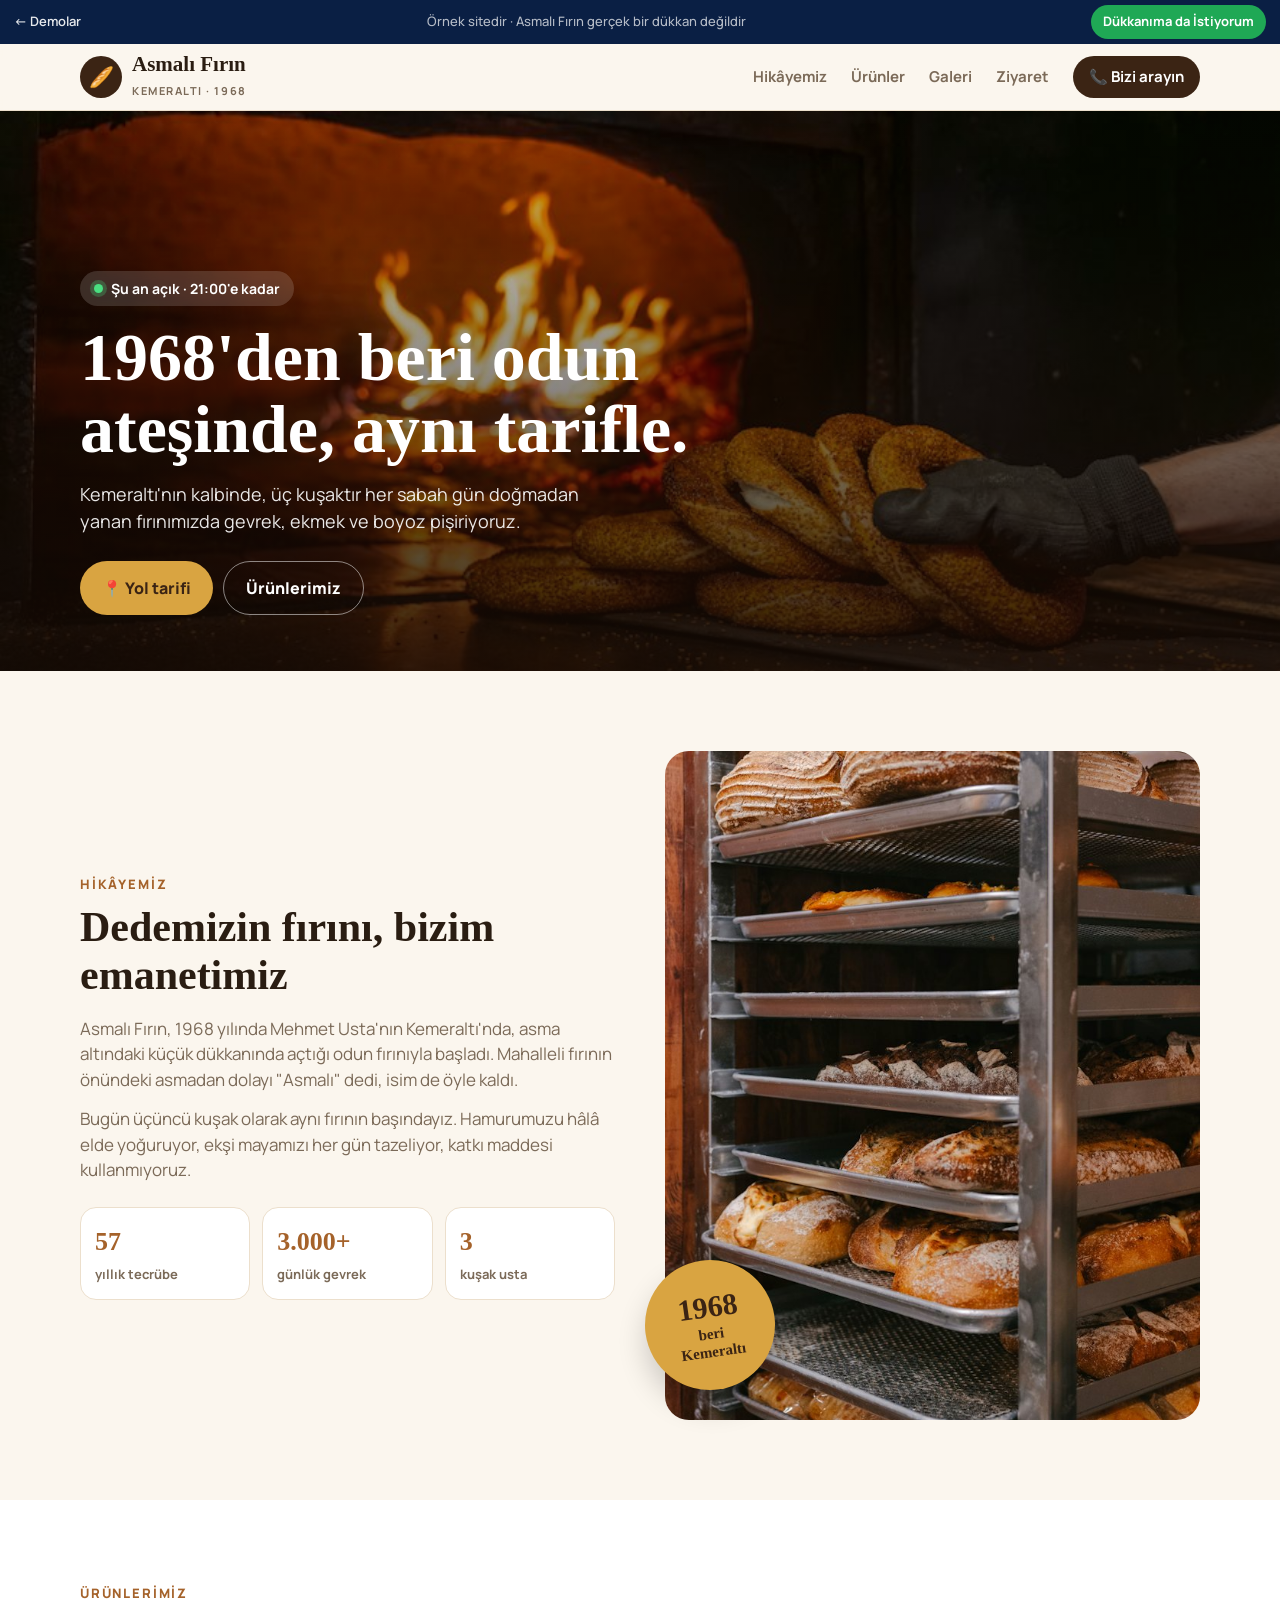
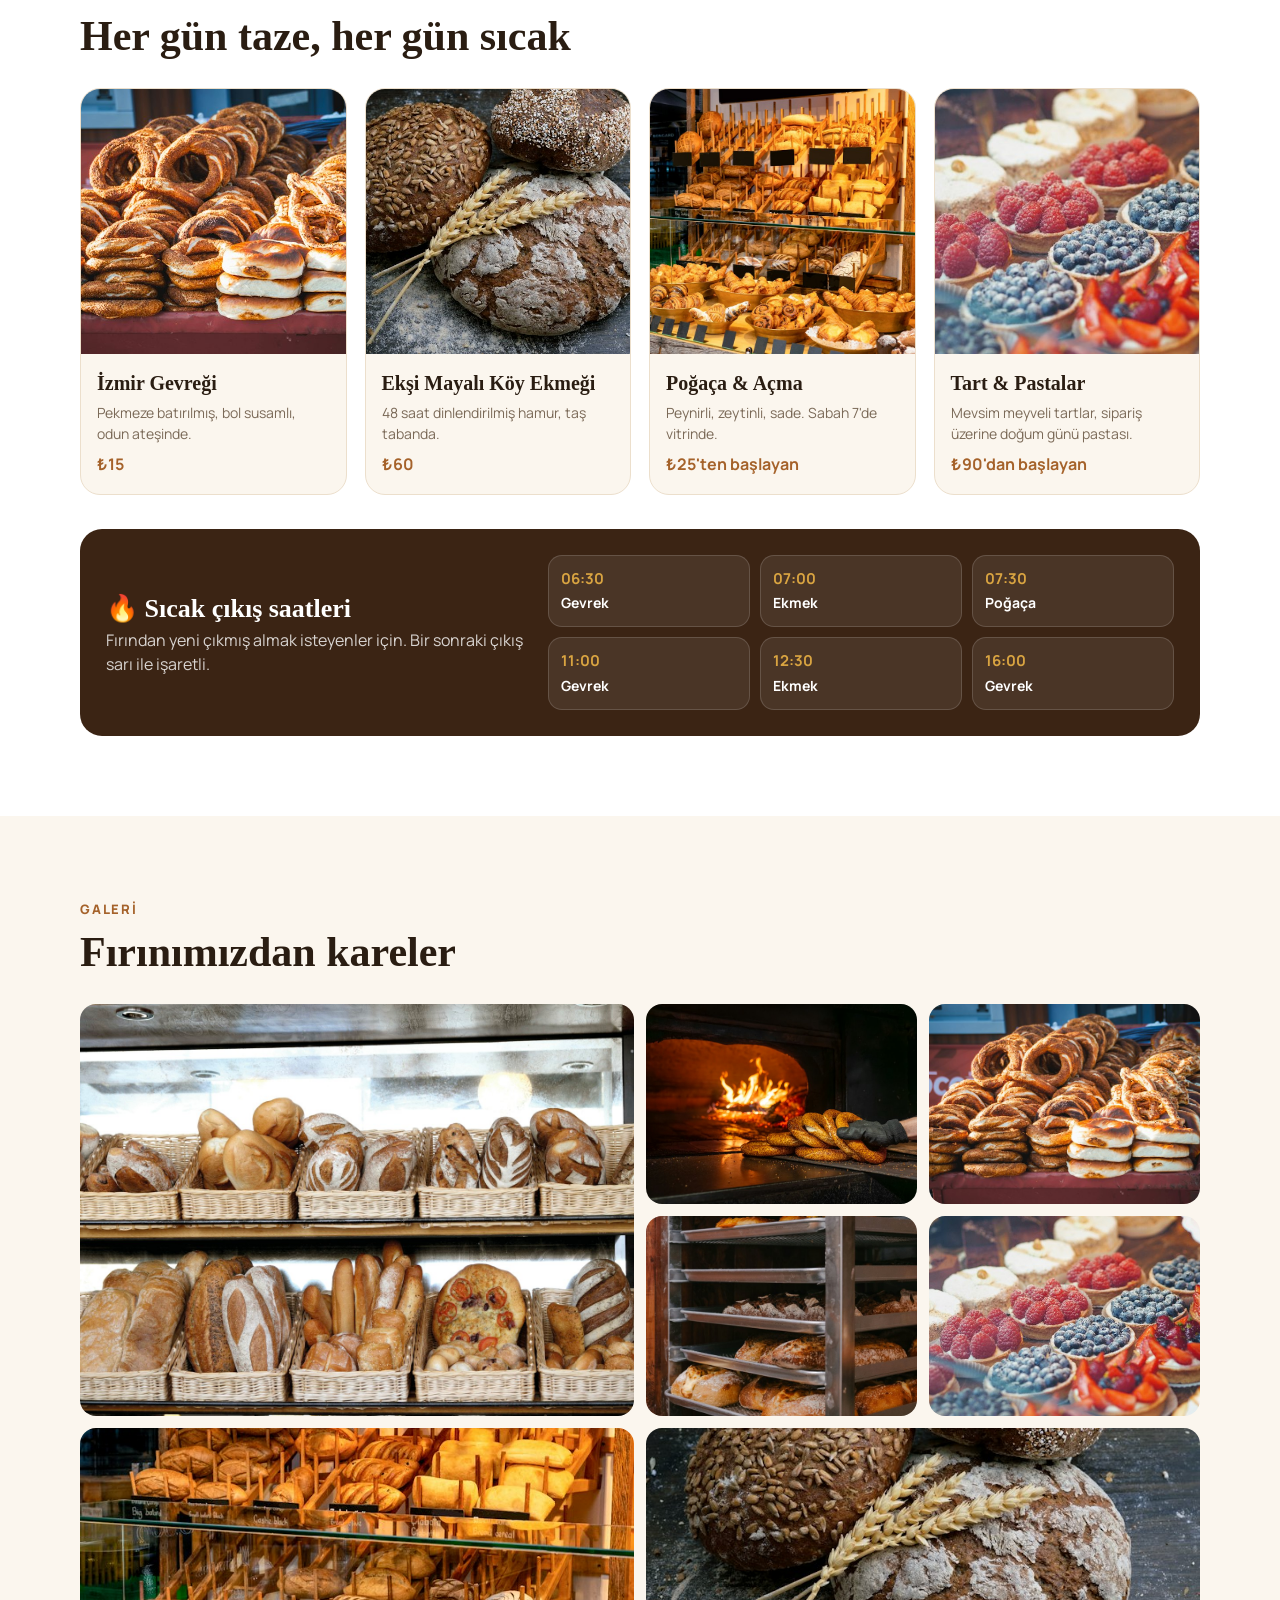
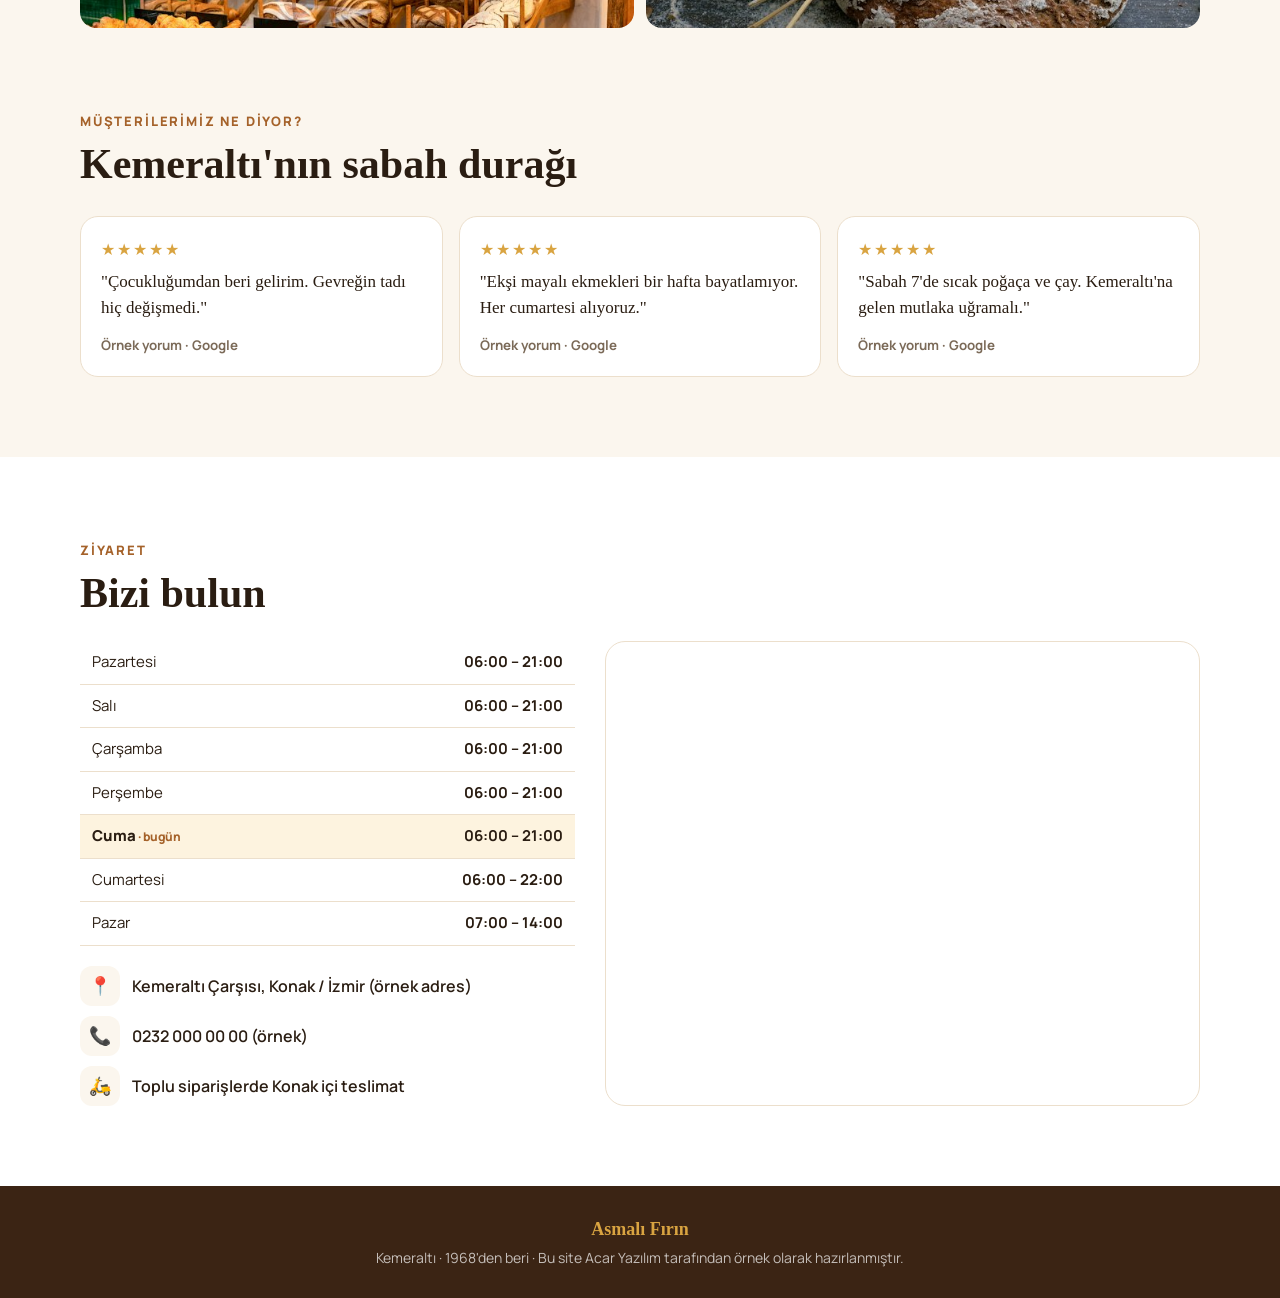
<file: demolar/firin.html>
<!DOCTYPE html>
<html lang="tr">
<head>
  <meta charset="UTF-8" />
  <meta name="viewport" content="width=device-width, initial-scale=1.0" />
  <title>Asmalı Fırın — Kemeraltı (Demo Tanıtım Sitesi)</title>
  <meta name="theme-color" content="#3b2414" />
  <link rel="stylesheet" href="demo.css" />
  <style>
    :root { --brown: #3b2414; --wheat: #d9a441; --crust: #a5622a; --cream: #fbf6ee; --line: #ecdfcc; --muted: #7b6a58; --text: #2a1d12; }
    body { background: var(--cream); color: var(--text); }
    .serif { font-family: Georgia, "Times New Roman", serif; }
    header.site { position: sticky; top: 44px; z-index: 50; background: rgba(251,246,238,.95); backdrop-filter: blur(8px); border-bottom: 1px solid var(--line); }
    .nav { max-width: 1160px; margin: 0 auto; padding: 0 20px; height: 66px; display: flex; align-items: center; justify-content: space-between; gap: 16px; }
    .logo { display: flex; align-items: center; gap: 10px; }
    .logo .mark { width: 42px; height: 42px; border-radius: 50%; background: var(--brown); color: var(--wheat); display: grid; place-items: center; font-size: 20px; }
    .logo b { font-family: Georgia, serif; font-size: 21px; display: block; line-height: 1.1; }
    .logo small { font-size: 11px; font-weight: 700; color: var(--muted); letter-spacing: .14em; text-transform: uppercase; }
    .links { display: flex; gap: 24px; align-items: center; font-weight: 700; font-size: 15px; }
    .links a:not(.call) { color: var(--muted); }
    .links a:not(.call):hover { color: var(--text); }
    .call { background: var(--brown); color: #fff; padding: 10px 16px; border-radius: 999px; }
    .burger { display: none; border: 0; background: none; font-size: 26px; }

    .hero { position: relative; min-height: 560px; display: flex; align-items: flex-end; overflow: hidden; }
    .hero img { position: absolute; inset: 0; width: 100%; height: 100%; object-fit: cover; }
    .hero::after { content: ""; position: absolute; inset: 0; background: linear-gradient(180deg, rgba(20,10,4,.15) 0%, rgba(20,10,4,.85) 100%); }
    .hero-in { position: relative; z-index: 1; max-width: 1160px; margin: 0 auto; padding: 0 20px 56px; width: 100%; color: #fff; }
    .open-now { display: inline-flex; align-items: center; gap: 8px; background: rgba(255,255,255,.15); backdrop-filter: blur(6px); padding: 7px 14px; border-radius: 999px; font-weight: 700; font-size: 14px; margin-bottom: 16px; }
    .open-now i { width: 9px; height: 9px; border-radius: 50%; background: #4ade80; box-shadow: 0 0 0 4px rgba(74,222,128,.25); }
    .open-now.closed i { background: #f87171; box-shadow: 0 0 0 4px rgba(248,113,113,.25); }
    .hero h1 { font-family: Georgia, serif; font-size: clamp(38px, 7vw, 68px); line-height: 1.05; max-width: 720px; }
    .hero p { font-size: 18px; max-width: 540px; margin: 16px 0 26px; opacity: .9; }
    .btns { display: flex; flex-wrap: wrap; gap: 10px; }
    .btn { display: inline-flex; align-items: center; gap: 8px; padding: 14px 22px; border-radius: 999px; font-weight: 800; }
    .btn.wheat { background: var(--wheat); color: var(--brown); }
    .btn.ghost { border: 1px solid rgba(255,255,255,.5); color: #fff; }

    section.s { padding: 80px 0; }
    .wrap { max-width: 1160px; margin: 0 auto; padding: 0 20px; }
    .eyebrow { color: var(--crust); font-weight: 800; font-size: 13px; letter-spacing: .14em; text-transform: uppercase; }
    h2 { font-family: Georgia, serif; font-size: clamp(30px, 4.5vw, 42px); line-height: 1.15; margin: 8px 0 16px; }
    .story { display: grid; grid-template-columns: 1fr 1fr; gap: 50px; align-items: center; }
    .story p { color: var(--muted); font-size: 17px; margin-bottom: 14px; }
    .story-img { position: relative; }
    .story-img img { border-radius: 24px; aspect-ratio: 4/5; object-fit: cover; width: 100%; }
    .story-img .stamp { position: absolute; left: -20px; bottom: 30px; background: var(--wheat); color: var(--brown); border-radius: 50%; width: 130px; height: 130px; display: grid; place-items: center; text-align: center; font-family: Georgia, serif; font-weight: 700; font-size: 15px; line-height: 1.2; box-shadow: 0 16px 30px rgba(0,0,0,.2); transform: rotate(-8deg); }
    .story-img .stamp b { font-size: 30px; display: block; }
    .facts { display: grid; grid-template-columns: repeat(3, 1fr); gap: 12px; margin-top: 24px; }
    .facts div { background: #fff; border: 1px solid var(--line); border-radius: 16px; padding: 14px; }
    .facts b { font-family: Georgia, serif; font-size: 26px; display: block; color: var(--crust); }
    .facts span { font-size: 13px; font-weight: 700; color: var(--muted); }

    .products { background: #fff; }
    .p-grid { display: grid; grid-template-columns: repeat(4, 1fr); gap: 18px; margin-top: 28px; }
    .p-card { border-radius: 20px; overflow: hidden; background: var(--cream); border: 1px solid var(--line); }
    .p-card img { aspect-ratio: 1; object-fit: cover; width: 100%; }
    .p-card div { padding: 14px 16px 18px; }
    .p-card h3 { font-family: Georgia, serif; font-size: 20px; }
    .p-card p { color: var(--muted); font-size: 14px; margin: 4px 0 8px; }
    .p-card b { color: var(--crust); }
    .hot { margin-top: 34px; background: var(--brown); color: #fff; border-radius: 22px; padding: 26px; display: grid; grid-template-columns: .8fr 1.2fr; gap: 24px; align-items: center; }
    .hot h3 { font-family: Georgia, serif; font-size: 26px; }
    .hot p { opacity: .8; }
    .times { display: grid; grid-template-columns: repeat(3, 1fr); gap: 10px; }
    .times div { background: rgba(255,255,255,.08); border: 1px solid rgba(255,255,255,.15); border-radius: 14px; padding: 12px; }
    .times b { display: block; color: var(--wheat); font-size: 15px; }
    .times span { font-size: 14px; font-weight: 700; }
    .times .next { border-color: var(--wheat); background: rgba(217,164,65,.18); }

    .gallery { display: grid; grid-template-columns: repeat(4, 1fr); grid-auto-rows: 200px; gap: 12px; margin-top: 28px; }
    .gallery img { width: 100%; height: 100%; object-fit: cover; border-radius: 16px; cursor: zoom-in; transition: opacity .2s; }
    .gallery img:hover { opacity: .9; }
    .gallery .w2 { grid-column: span 2; }
    .gallery .h2 { grid-row: span 2; }
    .lightbox { position: fixed; inset: 0; z-index: 1500; background: rgba(0,0,0,.9); display: none; align-items: center; justify-content: center; padding: 20px; cursor: zoom-out; }
    .lightbox.open { display: flex; }
    .lightbox img { max-height: 90vh; border-radius: 12px; }

    .reviews { display: grid; grid-template-columns: repeat(3, 1fr); gap: 16px; margin-top: 28px; }
    .rev { background: #fff; border: 1px solid var(--line); border-radius: 18px; padding: 20px; }
    .rev .stars { color: var(--wheat); letter-spacing: 2px; }
    .rev p { font-family: Georgia, serif; font-size: 17px; margin: 8px 0 12px; }
    .rev small { color: var(--muted); font-weight: 700; }

    .visit { background: #fff; }
    .visit-grid { display: grid; grid-template-columns: 1fr 1.2fr; gap: 30px; margin-top: 24px; }
    .hours { width: 100%; border-collapse: collapse; font-size: 15px; }
    .hours td { padding: 10px 12px; border-bottom: 1px solid var(--line); }
    .hours td:last-child { text-align: right; font-weight: 700; }
    .hours tr.today { background: #fdf3df; font-weight: 800; }
    .hours tr.today td:first-child::after { content: " · bugün"; color: var(--crust); font-size: 12px; }
    .contact-list { display: grid; gap: 10px; margin-top: 20px; }
    .contact-list div { display: flex; gap: 12px; align-items: center; font-weight: 600; }
    .contact-list span.ic { width: 40px; height: 40px; border-radius: 12px; background: var(--cream); display: grid; place-items: center; font-size: 18px; flex-shrink: 0; }
    .map { border-radius: 20px; overflow: hidden; border: 1px solid var(--line); min-height: 380px; }
    .map iframe { width: 100%; height: 100%; min-height: 380px; border: 0; }
    footer { background: var(--brown); color: rgba(255,255,255,.7); padding: 30px 0; font-size: 14px; text-align: center; }
    footer b { color: var(--wheat); font-family: Georgia, serif; font-size: 18px; display: block; margin-bottom: 4px; }

    @media (max-width: 900px) {
      .story, .visit-grid, .hot { grid-template-columns: 1fr; }
      .p-grid { grid-template-columns: 1fr 1fr; }
      .reviews { grid-template-columns: 1fr; }
      .gallery { grid-template-columns: 1fr 1fr; grid-auto-rows: 150px; }
      .story-img .stamp { left: 10px; width: 110px; height: 110px; }
    }
    @media (max-width: 760px) {
      .links { display: none; position: absolute; top: 66px; left: 0; right: 0; background: var(--cream); flex-direction: column; align-items: stretch; gap: 0; padding: 8px 20px 18px; border-bottom: 1px solid var(--line); }
      .links.open { display: flex; }
      .links a { padding: 12px 0; }
      .links .call { text-align: center; margin-top: 8px; }
      .burger { display: block; }
      section.s { padding: 56px 0; }
      .hero { min-height: 480px; }
      .times { grid-template-columns: 1fr 1fr; }
      .facts b { font-size: 21px; }
    }
  </style>
</head>
<body>
  <div class="demo-bar">
    <a class="back" href="./">← Demolar</a>
    <span class="note">Örnek sitedir · Asmalı Fırın gerçek bir dükkan değildir</span>
    <a class="cta" href="https://wa.me/905333784212?text=Merhaba%2C%20tan%C4%B1t%C4%B1m%20sitesi%20demonuzu%20g%C3%B6rd%C3%BCm.%20D%C3%BCkkan%C4%B1m%20i%C3%A7in%20bilgi%20almak%20istiyorum." target="_blank" rel="noopener"><span class="long">Dükkanıma da </span>İstiyorum</a>
  </div>

  <header class="site">
    <div class="nav">
      <a href="#" class="logo"><span class="mark">🥖</span><div><b>Asmalı Fırın</b><small>Kemeraltı · 1968</small></div></a>
      <button class="burger" id="burger" aria-label="Menü">☰</button>
      <nav class="links" id="links">
        <a href="#hikaye">Hikâyemiz</a>
        <a href="#urunler">Ürünler</a>
        <a href="#galeri">Galeri</a>
        <a href="#ziyaret">Ziyaret</a>
        <a href="#ziyaret" class="call">📞 Bizi arayın</a>
      </nav>
    </div>
  </header>

  <section class="hero">
    <img src="img/firin-odun.jpg" alt="Odun ateşinde pişen gevrekler" />
    <div class="hero-in">
      <div class="open-now" id="openNow"><i></i><span></span></div>
      <h1>1968'den beri odun ateşinde, aynı tarifle.</h1>
      <p>Kemeraltı'nın kalbinde, üç kuşaktır her sabah gün doğmadan yanan fırınımızda gevrek, ekmek ve boyoz pişiriyoruz.</p>
      <div class="btns">
        <a class="btn wheat" href="#ziyaret">📍 Yol tarifi</a>
        <a class="btn ghost" href="#urunler">Ürünlerimiz</a>
      </div>
    </div>
  </section>

  <section class="s" id="hikaye">
    <div class="wrap story">
      <div>
        <span class="eyebrow">Hikâyemiz</span>
        <h2>Dedemizin fırını, bizim emanetimiz</h2>
        <p>Asmalı Fırın, 1968 yılında Mehmet Usta'nın Kemeraltı'nda, asma altındaki küçük dükkanında açtığı odun fırınıyla başladı. Mahalleli fırının önündeki asmadan dolayı "Asmalı" dedi, isim de öyle kaldı.</p>
        <p>Bugün üçüncü kuşak olarak aynı fırının başındayız. Hamurumuzu hâlâ elde yoğuruyor, ekşi mayamızı her gün tazeliyor, katkı maddesi kullanmıyoruz.</p>
        <div class="facts">
          <div><b>57</b><span>yıllık tecrübe</span></div>
          <div><b>3.000+</b><span>günlük gevrek</span></div>
          <div><b>3</b><span>kuşak usta</span></div>
        </div>
      </div>
      <div class="story-img">
        <img src="img/firin-raf.jpg" alt="Raflarda taze ekmekler" loading="lazy" />
        <div class="stamp"><div><b>1968</b>beri<br />Kemeraltı</div></div>
      </div>
    </div>
  </section>

  <section class="s products" id="urunler">
    <div class="wrap">
      <span class="eyebrow">Ürünlerimiz</span>
      <h2>Her gün taze, her gün sıcak</h2>
      <div class="p-grid">
        <div class="p-card"><img src="img/firin-simit.jpg" alt="Gevrek" loading="lazy" /><div><h3>İzmir Gevreği</h3><p>Pekmeze batırılmış, bol susamlı, odun ateşinde.</p><b>₺15</b></div></div>
        <div class="p-card"><img src="img/firin-ekmek.jpg" alt="Köy ekmeği" loading="lazy" /><div><h3>Ekşi Mayalı Köy Ekmeği</h3><p>48 saat dinlendirilmiş hamur, taş tabanda.</p><b>₺60</b></div></div>
        <div class="p-card"><img src="img/firin-vitrin.jpg" alt="Poğaça ve açma" loading="lazy" /><div><h3>Poğaça & Açma</h3><p>Peynirli, zeytinli, sade. Sabah 7'de vitrinde.</p><b>₺25'ten başlayan</b></div></div>
        <div class="p-card"><img src="img/firin-pasta.jpg" alt="Tart ve pastalar" loading="lazy" /><div><h3>Tart & Pastalar</h3><p>Mevsim meyveli tartlar, sipariş üzerine doğum günü pastası.</p><b>₺90'dan başlayan</b></div></div>
      </div>
      <div class="hot">
        <div><h3>🔥 Sıcak çıkış saatleri</h3><p>Fırından yeni çıkmış almak isteyenler için. Bir sonraki çıkış sarı ile işaretli.</p></div>
        <div class="times" id="times"></div>
      </div>
    </div>
  </section>

  <section class="s" id="galeri">
    <div class="wrap">
      <span class="eyebrow">Galeri</span>
      <h2>Fırınımızdan kareler</h2>
      <div class="gallery" id="gallery">
        <img class="w2 h2" src="img/firin-kapak.jpg" alt="Sepetlerde ekmekler" loading="lazy" />
        <img src="img/firin-odun.jpg" alt="Odun fırını" loading="lazy" />
        <img src="img/firin-simit.jpg" alt="Gevrekler" loading="lazy" />
        <img src="img/firin-raf.jpg" alt="Ekmek rafı" loading="lazy" />
        <img src="img/firin-pasta.jpg" alt="Tartlar" loading="lazy" />
        <img class="w2" src="img/firin-vitrin.jpg" alt="Vitrin" loading="lazy" />
        <img class="w2" src="img/firin-ekmek.jpg" alt="Köy ekmeği" loading="lazy" />
      </div>
    </div>
  </section>

  <section class="s" style="padding-top:0">
    <div class="wrap">
      <span class="eyebrow">Müşterilerimiz ne diyor?</span>
      <h2>Kemeraltı'nın sabah durağı</h2>
      <div class="reviews">
        <div class="rev"><div class="stars">★★★★★</div><p>"Çocukluğumdan beri gelirim. Gevreğin tadı hiç değişmedi."</p><small>Örnek yorum · Google</small></div>
        <div class="rev"><div class="stars">★★★★★</div><p>"Ekşi mayalı ekmekleri bir hafta bayatlamıyor. Her cumartesi alıyoruz."</p><small>Örnek yorum · Google</small></div>
        <div class="rev"><div class="stars">★★★★★</div><p>"Sabah 7'de sıcak poğaça ve çay. Kemeraltı'na gelen mutlaka uğramalı."</p><small>Örnek yorum · Google</small></div>
      </div>
    </div>
  </section>

  <section class="s visit" id="ziyaret">
    <div class="wrap">
      <span class="eyebrow">Ziyaret</span>
      <h2>Bizi bulun</h2>
      <div class="visit-grid">
        <div>
          <table class="hours" id="hours"></table>
          <div class="contact-list">
            <div><span class="ic">📍</span>Kemeraltı Çarşısı, Konak / İzmir (örnek adres)</div>
            <div><span class="ic">📞</span>0232 000 00 00 (örnek)</div>
            <div><span class="ic">🛵</span>Toplu siparişlerde Konak içi teslimat</div>
          </div>
        </div>
        <div class="map"><iframe title="Harita" loading="lazy" referrerpolicy="no-referrer-when-downgrade" src="https://maps.google.com/maps?q=Kemeralt%C4%B1%20%C3%87ar%C5%9F%C4%B1s%C4%B1%2C%20Konak%2C%20%C4%B0zmir&z=16&output=embed"></iframe></div>
      </div>
    </div>
  </section>

  <footer><b>Asmalı Fırın</b>Kemeraltı · 1968'den beri · Bu site Acar Yazılım tarafından örnek olarak hazırlanmıştır.</footer>

  <div class="lightbox" id="lightbox"><img alt="" /></div>

  <script>
    const $ = id => document.getElementById(id);
    // Çalışma saatleri (0 = Pazar)
    const hours = { 1: ["06:00", "21:00"], 2: ["06:00", "21:00"], 3: ["06:00", "21:00"], 4: ["06:00", "21:00"], 5: ["06:00", "21:00"], 6: ["06:00", "22:00"], 0: ["07:00", "14:00"] };
    const names = ["Pazar", "Pazartesi", "Salı", "Çarşamba", "Perşembe", "Cuma", "Cumartesi"];
    const now = new Date(), d = now.getDay();
    const toMin = s => { const [h, m] = s.split(":").map(Number); return h * 60 + m; };
    const nowMin = now.getHours() * 60 + now.getMinutes();
    const [o, c] = hours[d];
    const isOpen = nowMin >= toMin(o) && nowMin < toMin(c);
    $("openNow").classList.toggle("closed", !isOpen);
    $("openNow").querySelector("span").textContent = isOpen ? "Şu an açık · " + c + "'e kadar" : "Şu an kapalı · " + (nowMin < toMin(o) ? "bugün " + o : "yarın " + hours[(d + 1) % 7][0]) + "'da açılıyor";
    $("hours").innerHTML = [1, 2, 3, 4, 5, 6, 0].map(k => `<tr class="${k === d ? "today" : ""}"><td>${names[k]}</td><td>${hours[k][0]} – ${hours[k][1]}</td></tr>`).join("");

    const outs = [["Gevrek", "06:30"], ["Ekmek", "07:00"], ["Poğaça", "07:30"], ["Gevrek", "11:00"], ["Ekmek", "12:30"], ["Gevrek", "16:00"]];
    const next = outs.find(x => toMin(x[1]) > nowMin);
    $("times").innerHTML = outs.map(x => `<div class="${x === next ? "next" : ""}"><b>${x[1]}</b><span>${x[0]}</span></div>`).join("");

    $("burger").addEventListener("click", () => $("links").classList.toggle("open"));
    $("links").addEventListener("click", e => { if (e.target.closest("a")) $("links").classList.remove("open"); });

    $("gallery").addEventListener("click", e => {
      const img = e.target.closest("img"); if (!img) return;
      $("lightbox").querySelector("img").src = img.src; $("lightbox").classList.add("open");
    });
    $("lightbox").addEventListener("click", () => $("lightbox").classList.remove("open"));
  </script>
</body>
</html>
</file>
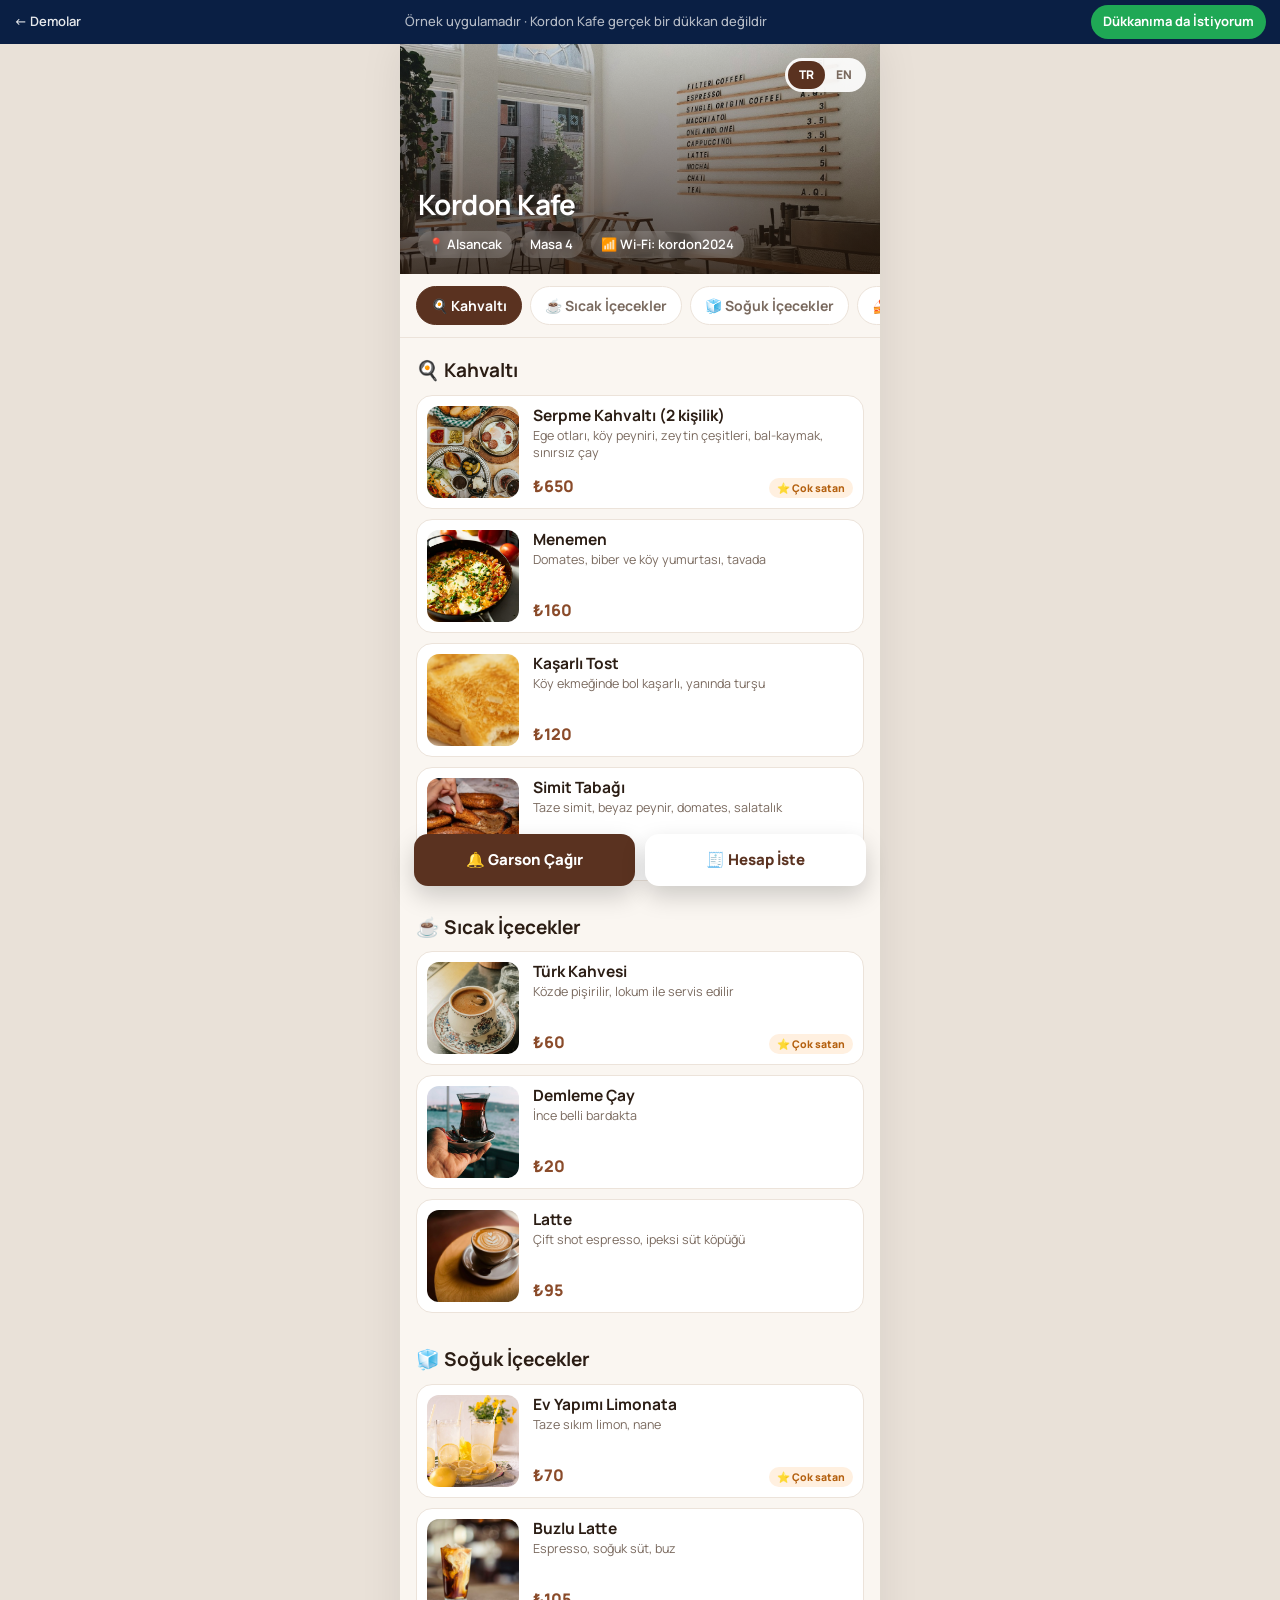
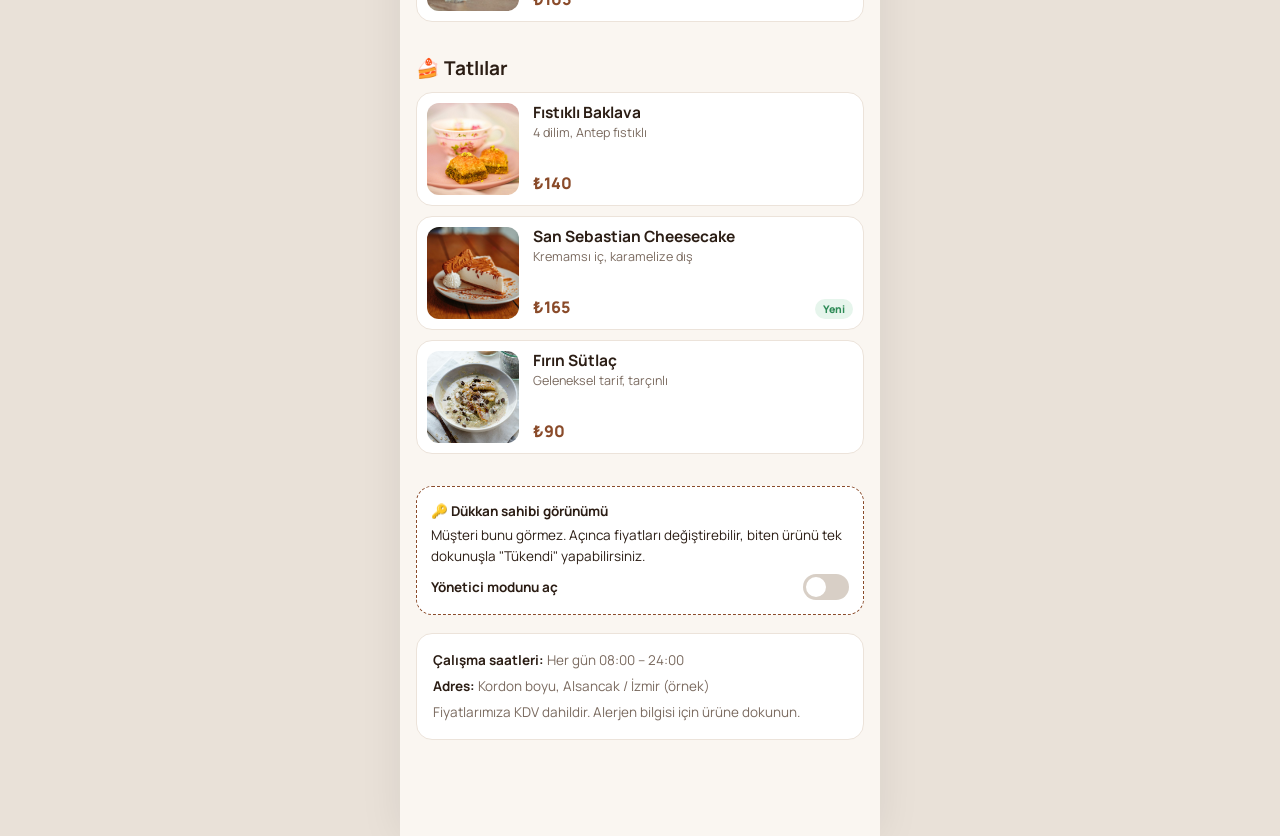
<file: demolar/kafe.html>
<!DOCTYPE html>
<html lang="tr">
<head>
  <meta charset="UTF-8" />
  <meta name="viewport" content="width=device-width, initial-scale=1.0" />
  <title>Kordon Kafe — QR Menü (Demo)</title>
  <meta name="theme-color" content="#5a3220" />
  <link rel="stylesheet" href="demo.css" />
  <style>
    :root { --brown: #5a3220; --brown-2: #8a4b2a; --cream: #faf6f1; --muted: #7a6a5f; --line: #ece3da; --text: #2b1d14; --green: #2e8b57; }
    body { background: #e9e1d8; color: var(--text); }
    .app { max-width: 480px; margin: 0 auto; background: var(--cream); min-height: 100vh; position: relative; padding-bottom: 96px; box-shadow: 0 0 40px rgba(0,0,0,.08); }
    .hero { position: relative; height: 230px; overflow: hidden; }
    .hero img { width: 100%; height: 100%; object-fit: cover; }
    .hero::after { content: ""; position: absolute; inset: 0; background: linear-gradient(180deg, rgba(0,0,0,.1), rgba(30,15,5,.78)); }
    .hero-text { position: absolute; left: 18px; right: 18px; bottom: 16px; z-index: 1; color: #fff; }
    .hero-text h1 { font-size: 28px; letter-spacing: -.02em; }
    .hero-text .meta { display: flex; flex-wrap: wrap; gap: 8px; margin-top: 6px; font-size: 13px; font-weight: 600; }
    .hero-text .meta span { background: rgba(255,255,255,.18); backdrop-filter: blur(6px); padding: 4px 10px; border-radius: 999px; }
    .lang { position: absolute; top: 14px; right: 14px; z-index: 2; display: flex; background: rgba(255,255,255,.92); border-radius: 999px; padding: 3px; }
    .lang button { border: 0; background: none; padding: 5px 11px; border-radius: 999px; font-size: 12px; font-weight: 800; color: var(--muted); }
    .lang button.on { background: var(--brown); color: #fff; }
    .cats { position: sticky; top: 44px; z-index: 5; background: var(--cream); display: flex; gap: 8px; overflow-x: auto; padding: 12px 16px; border-bottom: 1px solid var(--line); scrollbar-width: none; }
    .cats::-webkit-scrollbar { display: none; }
    .cats button { border: 1px solid var(--line); background: #fff; padding: 8px 14px; border-radius: 999px; font-size: 14px; font-weight: 700; color: var(--muted); white-space: nowrap; }
    .cats button.on { background: var(--brown); border-color: var(--brown); color: #fff; }
    .section { padding: 18px 16px 4px; scroll-margin-top: 100px; }
    .section h2 { font-size: 19px; margin-bottom: 10px; display: flex; align-items: center; gap: 8px; }
    .item { display: flex; gap: 14px; background: #fff; border-radius: 16px; padding: 10px; margin-bottom: 10px; border: 1px solid var(--line); cursor: pointer; transition: transform .15s; position: relative; }
    .item:active { transform: scale(.99); }
    .item img { width: 92px; height: 92px; border-radius: 12px; object-fit: cover; flex-shrink: 0; }
    .item .body { flex: 1; min-width: 0; display: flex; flex-direction: column; }
    .item h3 { font-size: 15.5px; line-height: 1.25; }
    .item p { font-size: 12.5px; color: var(--muted); margin-top: 3px; line-height: 1.35; flex: 1; }
    .item .bottom { display: flex; justify-content: space-between; align-items: center; margin-top: 6px; }
    .price { font-weight: 800; color: var(--brown-2); font-size: 16px; }
    .badge { font-size: 10.5px; font-weight: 800; padding: 3px 8px; border-radius: 999px; background: #fff0e0; color: #b4600f; }
    .badge.new { background: #e6f5ec; color: var(--green); }
    .item.out { opacity: .55; }
    .item.out img { filter: grayscale(1); }
    .item.out .price { text-decoration: line-through; color: var(--muted); }
    .out-label { display: none; font-size: 11px; font-weight: 800; color: #b42318; background: #fde8e8; padding: 3px 8px; border-radius: 999px; }
    .item.out .out-label { display: inline-block; }

    /* yönetici */
    .admin-row { display: none; gap: 8px; align-items: center; margin-top: 8px; padding-top: 8px; border-top: 1px dashed var(--line); }
    .admin .admin-row { display: flex; }
    .admin-row input { width: 80px; padding: 6px 8px; border: 1px solid var(--line); border-radius: 8px; font-weight: 700; }
    .admin-row label { font-size: 12px; font-weight: 700; display: flex; align-items: center; gap: 4px; color: var(--muted); }
    .admin-box { margin: 18px 16px; background: #fff; border: 1px dashed var(--brown-2); border-radius: 16px; padding: 14px; font-size: 13.5px; }
    .admin-box b { display: block; margin-bottom: 4px; }
    .switch { display: flex; align-items: center; justify-content: space-between; gap: 10px; margin-top: 8px; font-weight: 700; }
    .switch input { width: 46px; height: 26px; appearance: none; background: #d8cfc6; border-radius: 999px; position: relative; cursor: pointer; transition: background .2s; flex-shrink: 0; }
    .switch input::after { content: ""; position: absolute; width: 20px; height: 20px; border-radius: 50%; background: #fff; top: 3px; left: 3px; transition: left .2s; }
    .switch input:checked { background: var(--green); }
    .switch input:checked::after { left: 23px; }

    .info { margin: 8px 16px 0; padding: 16px; background: #fff; border-radius: 16px; border: 1px solid var(--line); font-size: 13.5px; color: var(--muted); display: grid; gap: 6px; }
    .info b { color: var(--text); }

    .actions { position: fixed; left: 50%; transform: translateX(-50%); bottom: 14px; width: calc(100% - 28px); max-width: 452px; display: flex; gap: 10px; z-index: 20; }
    .actions button { flex: 1; border: 0; padding: 15px; border-radius: 14px; font-weight: 800; font-size: 15px; box-shadow: 0 10px 24px rgba(0,0,0,.18); }
    .actions .call { background: var(--brown); color: #fff; }
    .actions .bill { background: #fff; color: var(--brown); }

    .detail img { width: 100%; height: 240px; object-fit: cover; border-radius: 14px; margin-bottom: 14px; }
    .detail h3 { font-size: 21px; }
    .detail p { color: var(--muted); margin: 6px 0 12px; }
    .detail .tags { display: flex; flex-wrap: wrap; gap: 6px; margin-bottom: 14px; }
    .detail .tags span { font-size: 12px; font-weight: 700; background: var(--cream); padding: 5px 10px; border-radius: 999px; color: var(--muted); }
    .detail .price { font-size: 22px; }
  </style>
</head>
<body>
  <div class="demo-bar">
    <a class="back" href="./">← Demolar</a>
    <span class="note">Örnek uygulamadır · Kordon Kafe gerçek bir dükkan değildir</span>
    <a class="cta" href="https://wa.me/905333784212?text=Merhaba%2C%20QR%20men%C3%BC%20demonuzu%20g%C3%B6rd%C3%BCm.%20D%C3%BCkkan%C4%B1m%20i%C3%A7in%20bilgi%20almak%20istiyorum." target="_blank" rel="noopener"><span class="long">Dükkanıma da </span>İstiyorum</a>
  </div>

  <div class="app" id="app">
    <div class="hero">
      <img src="img/kafe-kapak.jpg" alt="Kordon Kafe" />
      <div class="lang"><button data-l="tr" class="on">TR</button><button data-l="en">EN</button></div>
      <div class="hero-text">
        <h1>Kordon Kafe</h1>
        <div class="meta"><span>📍 Alsancak</span><span id="tableLabel">Masa 4</span><span>📶 Wi-Fi: kordon2024</span></div>
      </div>
    </div>

    <nav class="cats" id="cats"></nav>
    <div id="menu"></div>

    <div class="admin-box">
      <b>🔑 Dükkan sahibi görünümü</b>
      Müşteri bunu görmez. Açınca fiyatları değiştirebilir, biten ürünü tek dokunuşla "Tükendi" yapabilirsiniz.
      <label class="switch">Yönetici modunu aç <input type="checkbox" id="adminToggle" /></label>
    </div>

    <div class="info">
      <div><b>Çalışma saatleri:</b> Her gün 08:00 – 24:00</div>
      <div><b>Adres:</b> Kordon boyu, Alsancak / İzmir (örnek)</div>
      <div>Fiyatlarımıza KDV dahildir. Alerjen bilgisi için ürüne dokunun.</div>
    </div>
  </div>

  <div class="actions">
    <button class="call" id="callWaiter">🔔 Garson Çağır</button>
    <button class="bill" id="askBill">🧾 Hesap İste</button>
  </div>

  <div class="modal-bg" id="modal">
    <div class="modal">
      <div class="modal-head"><span id="mTitle"></span><button class="modal-close" data-close>×</button></div>
      <div class="modal-body detail" id="mBody"></div>
    </div>
  </div>
  <div class="toast" id="toast"></div>

  <script>
    const T = {
      tr: { call: "🔔 Garson Çağır", bill: "🧾 Hesap İste", table: "Masa 4", called: "Garson çağrıldı, hemen geliyor 👍", billed: "Hesabınız masanıza getiriliyor 🧾", out: "Tükendi", allergen: "Alerjen", none: "Belirtilmemiş" },
      en: { call: "🔔 Call Waiter", bill: "🧾 Ask for Bill", table: "Table 4", called: "Waiter is on the way 👍", billed: "Your bill is coming 🧾", out: "Sold out", allergen: "Allergens", none: "None listed" }
    };
    const menu = [
      { id: "kahvalti", tr: "Kahvaltı", en: "Breakfast", icon: "🍳", items: [
        { img: "kafe-serpme", tr: ["Serpme Kahvaltı (2 kişilik)", "Ege otları, köy peyniri, zeytin çeşitleri, bal-kaymak, sınırsız çay"], en: ["Turkish Breakfast Spread (for 2)", "Aegean herbs, village cheese, olives, honey & cream, unlimited tea"], price: 650, badge: "pop", al: "Süt, yumurta, gluten" },
        { img: "kafe-menemen", tr: ["Menemen", "Domates, biber ve köy yumurtası, tavada"], en: ["Menemen", "Tomatoes, peppers and free-range eggs in a pan"], price: 160, al: "Yumurta" },
        { img: "kafe-tost", tr: ["Kaşarlı Tost", "Köy ekmeğinde bol kaşarlı, yanında turşu"], en: ["Cheese Toast", "Village bread with melted kashar cheese"], price: 120, al: "Süt, gluten" },
        { img: "kafe-simit", tr: ["Simit Tabağı", "Taze simit, beyaz peynir, domates, salatalık"], en: ["Simit Plate", "Fresh simit, white cheese, tomato, cucumber"], price: 95, badge: "new", al: "Süt, gluten, susam" }
      ]},
      { id: "sicak", tr: "Sıcak İçecekler", en: "Hot Drinks", icon: "☕", items: [
        { img: "kafe-turk-kahvesi", tr: ["Türk Kahvesi", "Közde pişirilir, lokum ile servis edilir"], en: ["Turkish Coffee", "Slow-brewed, served with Turkish delight"], price: 60, badge: "pop", al: "" },
        { img: "kafe-cay", tr: ["Demleme Çay", "İnce belli bardakta"], en: ["Turkish Tea", "Served in a tulip glass"], price: 20, al: "" },
        { img: "kafe-latte", tr: ["Latte", "Çift shot espresso, ipeksi süt köpüğü"], en: ["Latte", "Double espresso with silky milk foam"], price: 95, al: "Süt" }
      ]},
      { id: "soguk", tr: "Soğuk İçecekler", en: "Cold Drinks", icon: "🧊", items: [
        { img: "kafe-limonata", tr: ["Ev Yapımı Limonata", "Taze sıkım limon, nane"], en: ["Homemade Lemonade", "Fresh lemons and mint"], price: 70, badge: "pop", al: "" },
        { img: "kafe-ice-latte", tr: ["Buzlu Latte", "Espresso, soğuk süt, buz"], en: ["Iced Latte", "Espresso, cold milk, ice"], price: 105, al: "Süt" }
      ]},
      { id: "tatli", tr: "Tatlılar", en: "Desserts", icon: "🍰", items: [
        { img: "kafe-baklava", tr: ["Fıstıklı Baklava", "4 dilim, Antep fıstıklı"], en: ["Pistachio Baklava", "4 pieces with Antep pistachio"], price: 140, al: "Gluten, süt, fıstık" },
        { img: "kafe-cheesecake", tr: ["San Sebastian Cheesecake", "Kremamsı iç, karamelize dış"], en: ["San Sebastian Cheesecake", "Creamy inside, caramelised top"], price: 165, badge: "new", al: "Süt, yumurta" },
        { img: "kafe-sutlac", tr: ["Fırın Sütlaç", "Geleneksel tarif, tarçınlı"], en: ["Baked Rice Pudding", "Traditional recipe with cinnamon"], price: 90, al: "Süt" }
      ]}
    ];
    let lang = "tr", admin = false;
    const tl = n => "₺" + n.toLocaleString("tr-TR");
    const $ = id => document.getElementById(id);

    function render() {
      $("cats").innerHTML = menu.map((c, i) => `<button data-c="${c.id}" class="${i === 0 ? "on" : ""}">${c.icon} ${c[lang]}</button>`).join("");
      $("menu").innerHTML = menu.map((c, ci) => `
        <section class="section" id="${c.id}">
          <h2>${c.icon} ${c[lang]}</h2>
          ${c.items.map((it, ii) => `
            <div class="item ${it.out ? "out" : ""}" data-c="${ci}" data-i="${ii}">
              <img src="img/${it.img}.jpg" alt="" loading="lazy" />
              <div class="body">
                <h3>${it[lang][0]}</h3>
                <p>${it[lang][1]}</p>
                <div class="bottom">
                  <span class="price">${tl(it.price)}</span>
                  <span>
                    <span class="out-label">${T[lang].out}</span>
                    ${!it.out && it.badge === "pop" ? `<span class="badge">⭐ ${lang === "tr" ? "Çok satan" : "Popular"}</span>` : ""}
                    ${!it.out && it.badge === "new" ? `<span class="badge new">${lang === "tr" ? "Yeni" : "New"}</span>` : ""}
                  </span>
                </div>
                <div class="admin-row" data-stop>
                  <input type="number" value="${it.price}" min="0" data-price aria-label="Fiyat" /> ₺
                  <label><input type="checkbox" data-out ${it.out ? "checked" : ""} /> Tükendi</label>
                </div>
              </div>
            </div>`).join("")}
        </section>`).join("");
      $("callWaiter").textContent = T[lang].call;
      $("askBill").textContent = T[lang].bill;
      $("tableLabel").textContent = T[lang].table;
    }

    function toast(msg) {
      const t = $("toast"); t.textContent = msg; t.classList.add("show");
      clearTimeout(t._h); t._h = setTimeout(() => t.classList.remove("show"), 2400);
    }

    document.querySelectorAll(".lang button").forEach(b => b.addEventListener("click", () => {
      lang = b.dataset.l;
      document.querySelectorAll(".lang button").forEach(x => x.classList.toggle("on", x === b));
      render();
    }));

    $("cats").addEventListener("click", e => {
      const b = e.target.closest("button"); if (!b) return;
      $("cats").querySelectorAll("button").forEach(x => x.classList.toggle("on", x === b));
      document.getElementById(b.dataset.c).scrollIntoView({ behavior: "smooth" });
    });

    $("menu").addEventListener("click", e => {
      if (e.target.closest("[data-stop]")) return;
      const el = e.target.closest(".item"); if (!el) return;
      const it = menu[el.dataset.c].items[el.dataset.i];
      $("mTitle").textContent = it[lang][0];
      $("mBody").innerHTML = `
        <img src="img/${it.img}.jpg" alt="" />
        <h3>${it[lang][0]}</h3>
        <p>${it[lang][1]}</p>
        <div class="tags"><span>${T[lang].allergen}: ${it.al || T[lang].none}</span>${it.out ? `<span>${T[lang].out}</span>` : ""}</div>
        <div class="price">${tl(it.price)}</div>`;
      $("modal").classList.add("open");
    });

    $("menu").addEventListener("change", e => {
      const el = e.target.closest(".item"); if (!el) return;
      const it = menu[el.dataset.c].items[el.dataset.i];
      if (e.target.matches("[data-price]")) { it.price = Math.max(0, +e.target.value || 0); toast("Fiyat güncellendi: " + it.tr[0] + " → " + tl(it.price)); }
      if (e.target.matches("[data-out]")) { it.out = e.target.checked; toast(it.out ? it.tr[0] + " tükendi olarak işaretlendi" : it.tr[0] + " tekrar satışta"); }
      render();
    });

    $("adminToggle").addEventListener("change", e => {
      admin = e.target.checked;
      $("app").classList.toggle("admin", admin);
      toast(admin ? "Yönetici modu açık: fiyatları değiştirmeyi deneyin" : "Müşteri görünümüne dönüldü");
    });

    $("modal").addEventListener("click", e => { if (e.target === $("modal") || e.target.hasAttribute("data-close")) $("modal").classList.remove("open"); });
    $("callWaiter").addEventListener("click", () => toast(T[lang].called));
    $("askBill").addEventListener("click", () => toast(T[lang].billed));

    // kaydırınca aktif kategori
    const io = new IntersectionObserver(entries => {
      entries.forEach(en => {
        if (en.isIntersecting) $("cats").querySelectorAll("button").forEach(b => b.classList.toggle("on", b.dataset.c === en.target.id));
      });
    }, { rootMargin: "-120px 0px -60% 0px" });
    function observe() { document.querySelectorAll(".section").forEach(s => io.observe(s)); }
    const _render = render; render = function () { _render(); io.disconnect(); observe(); };
    render();
  </script>
</body>
</html>
</file>
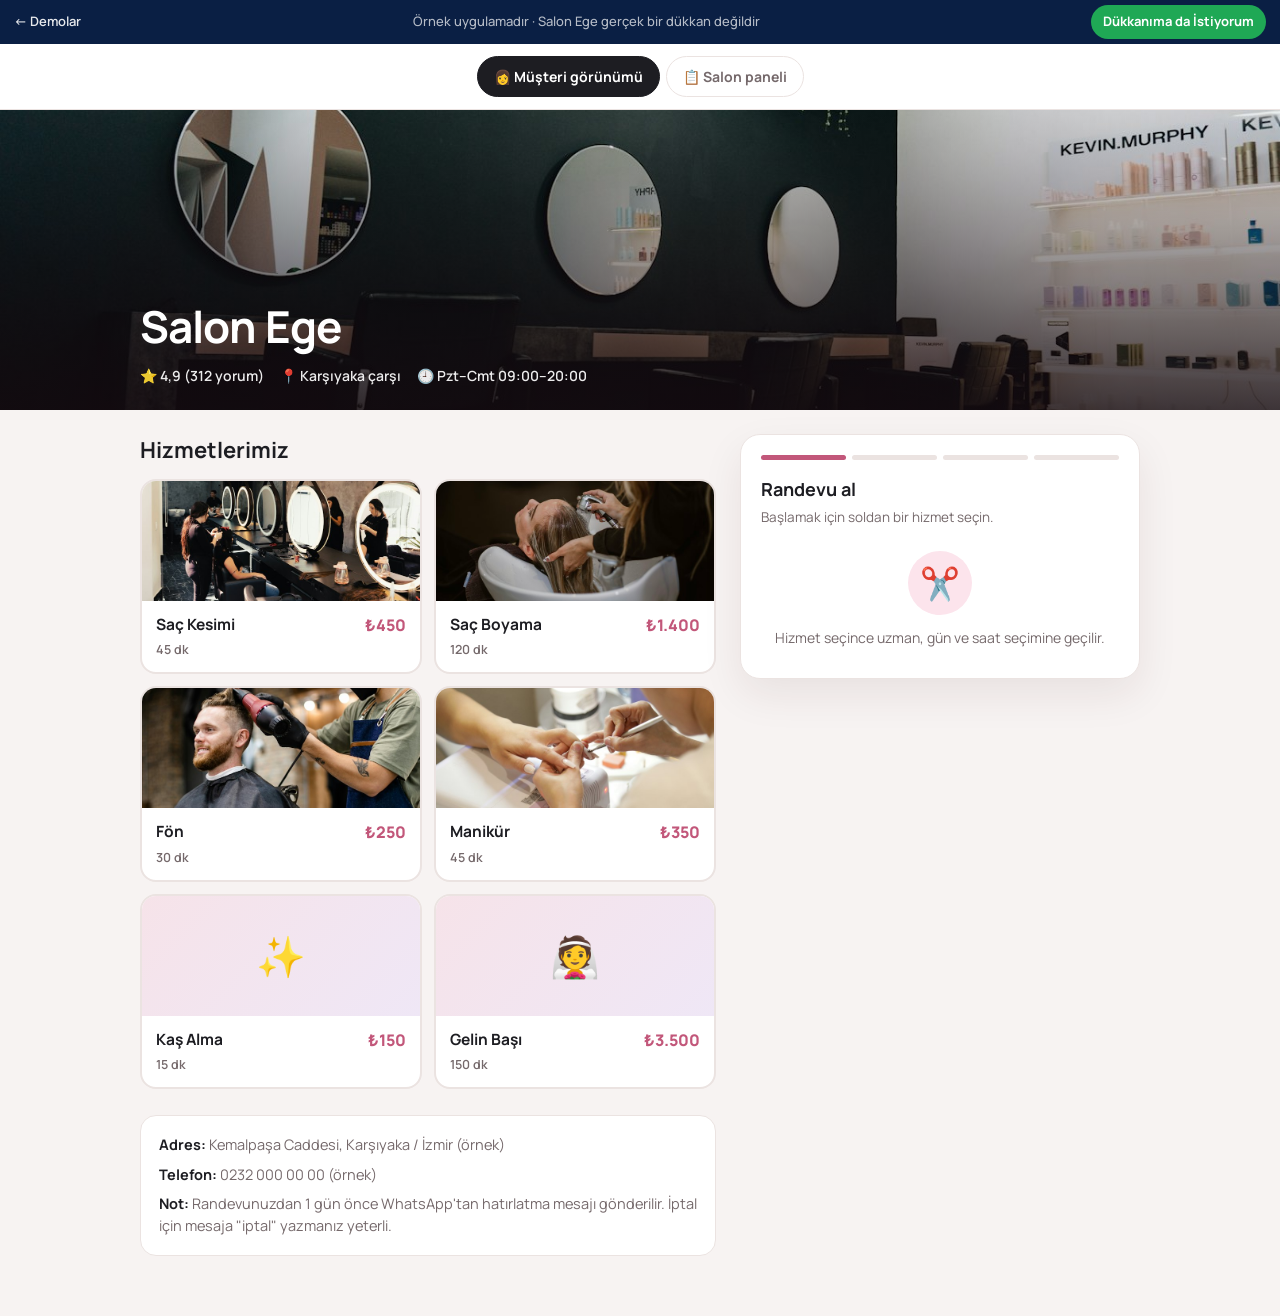
<file: demolar/kuafor.html>
<!DOCTYPE html>
<html lang="tr">
<head>
  <meta charset="UTF-8" />
  <meta name="viewport" content="width=device-width, initial-scale=1.0" />
  <title>Salon Ege — Online Randevu (Demo)</title>
  <meta name="theme-color" content="#1d1d22" />
  <link rel="stylesheet" href="demo.css" />
  <style>
    :root { --ink: #1d1d22; --rose: #c2577a; --rose-2: #e88aa8; --bg: #f7f3f2; --line: #ebe3e1; --muted: #75696b; --green: #1f9d5b; }
    body { background: var(--bg); color: var(--ink); }
    .switcher { display: flex; justify-content: center; gap: 6px; padding: 12px; background: #fff; border-bottom: 1px solid var(--line); position: sticky; top: 44px; z-index: 20; }
    .switcher button { border: 1px solid var(--line); background: #fff; padding: 9px 16px; border-radius: 999px; font-weight: 700; font-size: 14px; color: var(--muted); }
    .switcher button.on { background: var(--ink); border-color: var(--ink); color: #fff; }
    .view[hidden] { display: none; }

    .hero { position: relative; height: 300px; overflow: hidden; }
    .hero img { width: 100%; height: 100%; object-fit: cover; }
    .hero::after { content: ""; position: absolute; inset: 0; background: linear-gradient(180deg, rgba(0,0,0,.05), rgba(20,10,15,.82)); }
    .hero-in { position: absolute; z-index: 1; left: 0; right: 0; bottom: 24px; color: #fff; max-width: 1040px; margin: 0 auto; padding: 0 20px; }
    .hero-in h1 { font-size: clamp(30px, 6vw, 44px); letter-spacing: -.02em; }
    .hero-in .meta { display: flex; flex-wrap: wrap; gap: 8px 16px; margin-top: 6px; font-weight: 600; font-size: 14px; opacity: .92; }
    .wrap { max-width: 1040px; margin: 0 auto; padding: 24px 20px 60px; }
    .layout { display: grid; grid-template-columns: 1fr 400px; gap: 24px; align-items: start; }
    h2 { font-size: 22px; margin-bottom: 12px; }
    .services { display: grid; grid-template-columns: 1fr 1fr; gap: 12px; }
    .svc { background: #fff; border: 2px solid var(--line); border-radius: 16px; overflow: hidden; text-align: left; padding: 0; transition: border-color .15s, transform .15s; }
    .svc:hover { transform: translateY(-2px); }
    .svc.on { border-color: var(--rose); box-shadow: 0 0 0 3px rgba(194,87,122,.15); }
    .svc img { width: 100%; height: 120px; object-fit: cover; }
    .svc .ph { height: 120px; display: grid; place-items: center; font-size: 40px; background: linear-gradient(135deg, #f6e3e9, #efe7f6); }
    .svc .in { padding: 12px 14px; }
    .svc b { display: block; font-size: 15.5px; }
    .svc small { color: var(--muted); font-weight: 600; font-size: 12.5px; }
    .svc .p { float: right; font-weight: 800; color: var(--rose); }
    .about { margin-top: 26px; background: #fff; border-radius: 16px; border: 1px solid var(--line); padding: 18px; display: grid; gap: 8px; font-size: 14.5px; color: var(--muted); }
    .about b { color: var(--ink); }

    .book { background: #fff; border-radius: 20px; border: 1px solid var(--line); padding: 20px; position: sticky; top: 110px; box-shadow: 0 16px 40px rgba(60,20,30,.08); }
    .steps { display: flex; gap: 6px; margin-bottom: 16px; }
    .steps span { flex: 1; height: 5px; border-radius: 999px; background: var(--line); }
    .steps span.on { background: var(--rose); }
    .book h3 { font-size: 18px; margin-bottom: 4px; }
    .book .hint { color: var(--muted); font-size: 13.5px; margin-bottom: 14px; }
    .staff { display: grid; grid-template-columns: repeat(4, 1fr); gap: 8px; }
    .staff button { border: 2px solid var(--line); background: #fff; border-radius: 14px; padding: 10px 4px; font-size: 12.5px; font-weight: 700; }
    .staff button.on { border-color: var(--rose); }
    .av { width: 44px; height: 44px; border-radius: 50%; margin: 0 auto 6px; display: grid; place-items: center; color: #fff; font-weight: 800; }
    .days { display: grid; grid-template-columns: repeat(5, 1fr); gap: 6px; margin-bottom: 12px; }
    .days button { border: 1px solid var(--line); background: #fff; border-radius: 12px; padding: 8px 2px; font-weight: 800; font-size: 15px; }
    .days button small { display: block; font-size: 11px; color: var(--muted); font-weight: 700; }
    .days button.on { background: var(--ink); color: #fff; border-color: var(--ink); }
    .days button.on small { color: rgba(255,255,255,.7); }
    .slots { display: grid; grid-template-columns: repeat(4, 1fr); gap: 6px; }
    .slots button { border: 1px solid var(--line); background: #fff; border-radius: 10px; padding: 9px 2px; font-weight: 700; font-size: 14px; }
    .slots button:disabled { background: #f3eeed; color: #c2b7b8; text-decoration: line-through; cursor: not-allowed; }
    .slots button.on { background: var(--rose); color: #fff; border-color: var(--rose); }
    label { display: grid; gap: 5px; font-weight: 700; font-size: 13.5px; margin-bottom: 10px; }
    input, textarea { padding: 12px; border: 1px solid var(--line); border-radius: 12px; font-size: 15px; width: 100%; }
    .summary { background: var(--bg); border-radius: 14px; padding: 12px 14px; font-size: 14px; display: grid; gap: 4px; margin-bottom: 12px; }
    .summary div { display: flex; justify-content: space-between; gap: 10px; }
    .summary b { text-align: right; }
    .nav-btns { display: flex; gap: 8px; margin-top: 16px; }
    .nav-btns button { flex: 1; border: 0; padding: 14px; border-radius: 12px; font-weight: 800; font-size: 15px; }
    .nav-btns .prev { background: #f1ecea; color: var(--ink); }
    .nav-btns .next { background: var(--rose); color: #fff; }
    .nav-btns .next:disabled { opacity: .4; cursor: not-allowed; }
    .done { text-align: center; padding: 10px 0; }
    .done .ok { width: 64px; height: 64px; border-radius: 50%; background: #e5f6ec; color: var(--green); font-size: 32px; display: grid; place-items: center; margin: 0 auto 12px; }

    /* Panel */
    .panel-head { display: flex; flex-wrap: wrap; justify-content: space-between; gap: 12px; align-items: center; margin-bottom: 16px; }
    .stats { display: grid; grid-template-columns: repeat(3, 1fr); gap: 12px; margin-bottom: 16px; }
    .stat { background: #fff; border: 1px solid var(--line); border-radius: 16px; padding: 14px; }
    .stat small { color: var(--muted); font-weight: 700; font-size: 13px; }
    .stat b { display: block; font-size: 24px; }
    .appt { display: grid; grid-template-columns: 70px 1fr auto; gap: 12px; align-items: center; background: #fff; border: 1px solid var(--line); border-left: 5px solid var(--c, var(--rose)); border-radius: 14px; padding: 12px 14px; margin-bottom: 8px; }
    .appt.new { animation: pop 1s ease; background: #fff7fa; }
    @keyframes pop { 0% { transform: scale(.96); } 50% { transform: scale(1.02); } 100% { transform: none; } }
    .appt .t { font-size: 18px; font-weight: 800; }
    .appt b { display: block; }
    .appt small { color: var(--muted); font-weight: 600; }
    .tag { font-size: 12px; font-weight: 800; padding: 4px 10px; border-radius: 999px; background: #e5f6ec; color: var(--green); white-space: nowrap; }
    .tag.wait { background: #fff4e5; color: #c46a10; }
    .tag.newt { background: #fce4ec; color: var(--rose); }

    @media (max-width: 900px) { .layout { grid-template-columns: 1fr; } .book { position: static; } }
    @media (max-width: 520px) { .services { grid-template-columns: 1fr 1fr; gap: 8px; } .svc img, .svc .ph { height: 90px; } .stats { grid-template-columns: 1fr 1fr 1fr; } .stat b { font-size: 19px; } .appt { grid-template-columns: 56px 1fr; } .appt .tag { grid-column: 2; justify-self: start; } }
  </style>
</head>
<body>
  <div class="demo-bar">
    <a class="back" href="./">← Demolar</a>
    <span class="note">Örnek uygulamadır · Salon Ege gerçek bir dükkan değildir</span>
    <a class="cta" href="https://wa.me/905333784212?text=Merhaba%2C%20online%20randevu%20demonuzu%20g%C3%B6rd%C3%BCm.%20Bilgi%20almak%20istiyorum." target="_blank" rel="noopener"><span class="long">Dükkanıma da </span>İstiyorum</a>
  </div>

  <div class="switcher">
    <button class="on" data-v="customer">👩 Müşteri görünümü</button>
    <button data-v="panel">📋 Salon paneli</button>
  </div>

  <!-- MÜŞTERİ -->
  <div class="view" id="v-customer">
    <div class="hero">
      <img src="img/salon-kapak.jpg" alt="Salon Ege" />
      <div class="hero-in">
        <h1>Salon Ege</h1>
        <div class="meta"><span>⭐ 4,9 (312 yorum)</span><span>📍 Karşıyaka çarşı</span><span>🕘 Pzt–Cmt 09:00–20:00</span></div>
      </div>
    </div>
    <div class="wrap layout">
      <div>
        <h2>Hizmetlerimiz</h2>
        <div class="services" id="services"></div>
        <div class="about">
          <div><b>Adres:</b> Kemalpaşa Caddesi, Karşıyaka / İzmir (örnek)</div>
          <div><b>Telefon:</b> 0232 000 00 00 (örnek)</div>
          <div><b>Not:</b> Randevunuzdan 1 gün önce WhatsApp'tan hatırlatma mesajı gönderilir. İptal için mesaja "iptal" yazmanız yeterli.</div>
        </div>
      </div>
      <div class="book" id="book"></div>
    </div>
  </div>

  <!-- PANEL -->
  <div class="view" id="v-panel" hidden>
    <div class="wrap">
      <div class="panel-head">
        <div><h2 style="margin:0">Bugünün randevuları</h2><div style="color:var(--muted);font-weight:600" id="pDate"></div></div>
        <span class="tag newt">Müşteri görünümünden randevu alın, burada anında görünür</span>
      </div>
      <div class="stats">
        <div class="stat"><small>Randevu</small><b id="sCount"></b></div>
        <div class="stat"><small>Tahmini ciro</small><b id="sCiro"></b></div>
        <div class="stat"><small>Boş saat</small><b id="sFree"></b></div>
      </div>
      <div id="list"></div>
    </div>
  </div>

  <div class="toast" id="toast"></div>

  <script>
    const $ = id => document.getElementById(id);
    const tl = n => "₺" + n.toLocaleString("tr-TR");
    const services = [
      { ad: "Saç Kesimi", sure: 45, fiyat: 450, img: "salon-kesim" },
      { ad: "Saç Boyama", sure: 120, fiyat: 1400, img: "salon-boya" },
      { ad: "Fön", sure: 30, fiyat: 250, img: "salon-fon" },
      { ad: "Manikür", sure: 45, fiyat: 350, img: "salon-manikur" },
      { ad: "Kaş Alma", sure: 15, fiyat: 150, e: "✨" },
      { ad: "Gelin Başı", sure: 150, fiyat: 3500, e: "👰" }
    ];
    const staff = [
      { ad: "Fark etmez", ini: "★", c: "#9a8f90" },
      { ad: "Ayşe", ini: "A", c: "#c2577a" },
      { ad: "Elif", ini: "E", c: "#7b5cc4" },
      { ad: "Can", ini: "C", c: "#2f80c9" }
    ];
    const times = ["09:00", "09:45", "10:30", "11:15", "12:00", "13:30", "14:15", "15:00", "15:45", "16:30", "17:15", "18:00", "18:45", "19:15"];
    const days = [];
    for (let i = 0; days.length < 5; i++) { const d = new Date(); d.setDate(d.getDate() + i); if (d.getDay() !== 0) days.push(d); }
    const dayKey = d => d.toDateString();
    const todayKey = dayKey(days[0]);
    const appts = [
      { t: "09:00", m: "Zeynep K.", s: 1, st: 1, durum: "ok" },
      { t: "10:30", m: "Merve A.", s: 0, st: 2, durum: "ok" },
      { t: "11:15", m: "Hatice Y.", s: 3, st: 1, durum: "ok" },
      { t: "13:30", m: "Selin D.", s: 2, st: 3, durum: "wait" },
      { t: "15:00", m: "Burcu T.", s: 0, st: 1, durum: "wait" },
      { t: "17:15", m: "Gül S.", s: 4, st: 2, durum: "wait" }
    ].map(a => ({ ...a, day: todayKey }));
    const sel = { s: null, st: 0, d: 0, t: null, ad: "", tel: "" };
    let step = 1;

    function toast(m) { const t = $("toast"); t.textContent = m; t.classList.add("show"); clearTimeout(t._h); t._h = setTimeout(() => t.classList.remove("show"), 2500); }
    const taken = (d, t) => appts.some(a => a.day === dayKey(days[d]) && a.t === t) || ((times.indexOf(t) * 5 + d * 3) % 7 === 0);

    function renderServices() {
      $("services").innerHTML = services.map((s, i) => `
        <button class="svc ${sel.s === i ? "on" : ""}" data-i="${i}">
          ${s.img ? `<img src="img/${s.img}.jpg" alt="" loading="lazy" />` : `<div class="ph">${s.e}</div>`}
          <div class="in"><span class="p">${tl(s.fiyat)}</span><b>${s.ad}</b><small>${s.sure} dk</small></div>
        </button>`).join("");
    }
    $("services").addEventListener("click", e => {
      const b = e.target.closest(".svc"); if (!b) return;
      sel.s = +b.dataset.i; step = 2; renderServices(); renderBook();
      if (innerWidth < 900) $("book").scrollIntoView({ behavior: "smooth" });
    });

    function renderBook() {
      const bar = `<div class="steps">${[1, 2, 3, 4].map(n => `<span class="${n <= step ? "on" : ""}"></span>`).join("")}</div>`;
      let html = "";
      if (step === 1) {
        html = `<h3>Randevu al</h3><p class="hint">Başlamak için soldan bir hizmet seçin.</p>
          <div class="done"><div class="ok" style="background:#fce4ec;color:var(--rose)">✂️</div><p style="color:var(--muted);font-size:14px">Hizmet seçince uzman, gün ve saat seçimine geçilir.</p></div>`;
      } else if (step === 2) {
        html = `<h3>Uzman seçin</h3><p class="hint">${services[sel.s].ad} · ${services[sel.s].sure} dk · ${tl(services[sel.s].fiyat)}</p>
          <div class="staff">${staff.map((p, i) => `<button data-st="${i}" class="${sel.st === i ? "on" : ""}"><div class="av" style="background:${p.c}">${p.ini}</div>${p.ad}</button>`).join("")}</div>
          <div class="nav-btns"><button class="prev" data-go="1">Geri</button><button class="next" data-go="3">Devam</button></div>`;
      } else if (step === 3) {
        html = `<h3>Gün ve saat</h3><p class="hint">Dolu saatler otomatik kapalıdır.</p>
          <div class="days">${days.map((d, i) => `<button data-d="${i}" class="${sel.d === i ? "on" : ""}">${d.getDate()}<small>${d.toDateString() === new Date().toDateString() ? "Bugün" : d.toLocaleDateString("tr-TR", { weekday: "short" })}</small></button>`).join("")}</div>
          <div class="slots">${times.map(t => `<button data-t="${t}" ${taken(sel.d, t) ? "disabled" : ""} class="${sel.t === t ? "on" : ""}">${t}</button>`).join("")}</div>
          <div class="nav-btns"><button class="prev" data-go="2">Geri</button><button class="next" data-go="4" ${sel.t ? "" : "disabled"}>Devam</button></div>`;
      } else if (step === 4) {
        const d = days[sel.d];
        html = `<h3>Bilgileriniz</h3><p class="hint">Onay ve hatırlatma mesajı bu numaraya gelir.</p>
          <div class="summary">
            <div><span>Hizmet</span><b>${services[sel.s].ad}</b></div>
            <div><span>Uzman</span><b>${staff[sel.st].ad}</b></div>
            <div><span>Tarih</span><b>${d.toLocaleDateString("tr-TR", { day: "numeric", month: "long", weekday: "long" })}, ${sel.t}</b></div>
            <div><span>Ücret</span><b>${tl(services[sel.s].fiyat)}</b></div>
          </div>
          <form id="infoForm">
            <label>Adınız <input id="fAd" required placeholder="Ör. Ayşe Yılmaz" value="${sel.ad}" /></label>
            <label>Telefon <input id="fTel" required placeholder="05xx xxx xx xx" inputmode="tel" value="${sel.tel}" /></label>
            <div class="nav-btns"><button type="button" class="prev" data-go="3">Geri</button><button class="next">Randevuyu onayla</button></div>
          </form>`;
      } else {
        const d = days[sel.d];
        html = `<div class="done"><div class="ok">✓</div><h3>Randevunuz alındı!</h3>
          <p class="hint" style="margin-top:6px">${d.toLocaleDateString("tr-TR", { day: "numeric", month: "long", weekday: "long" })}, saat <b>${sel.t}</b><br />${services[sel.s].ad} · ${staff[sel.st].ad}</p></div>
          <div class="wa-preview"><div class="wa-bubble">Merhaba ${sel.ad} 👋\nSalon Ege'deki randevunuz onaylandı.\n📅 ${d.toLocaleDateString("tr-TR", { day: "numeric", month: "long" })} ${sel.t}\n✂️ ${services[sel.s].ad}\nGörüşmek üzere!</div></div>
          <p class="wa-note">Müşteriye giden onay mesajı örneği</p>
          <div class="nav-btns"><button class="prev" id="seePanel">Salon panelinde gör</button><button class="next" id="again">Yeni randevu</button></div>`;
      }
      $("book").innerHTML = (step <= 4 ? bar : "") + html;
    }

    $("book").addEventListener("click", e => {
      const b = e.target.closest("button"); if (!b) return;
      if (b.dataset.st) { sel.st = +b.dataset.st; renderBook(); }
      else if (b.dataset.d) { sel.d = +b.dataset.d; sel.t = null; renderBook(); }
      else if (b.dataset.t) { sel.t = b.dataset.t; renderBook(); }
      else if (b.dataset.go) { step = +b.dataset.go; if (step === 1) { sel.s = null; renderServices(); } renderBook(); }
      else if (b.id === "again") { Object.assign(sel, { s: null, st: 0, d: 0, t: null }); step = 1; renderServices(); renderBook(); }
      else if (b.id === "seePanel") showView("panel");
    });
    $("book").addEventListener("submit", e => {
      e.preventDefault();
      sel.ad = $("fAd").value.trim(); sel.tel = $("fTel").value.trim();
      const st = sel.st === 0 ? 1 + (times.indexOf(sel.t) % 3) : sel.st;
      appts.push({ t: sel.t, m: sel.ad, s: sel.s, st, durum: "new", day: dayKey(days[sel.d]), fresh: true });
      step = 5; renderBook();
      toast("Randevu oluşturuldu, salona bildirim gitti 🔔");
    });

    function renderPanel() {
      $("pDate").textContent = days[0].toLocaleDateString("tr-TR", { day: "numeric", month: "long", weekday: "long" });
      const list = appts.filter(a => a.day === todayKey).sort((a, b) => a.t.localeCompare(b.t));
      const future = appts.filter(a => a.day !== todayKey && a.fresh);
      $("sCount").textContent = list.length;
      $("sCiro").textContent = tl(list.reduce((s, a) => s + services[a.s].fiyat, 0));
      $("sFree").textContent = times.filter(t => !taken(0, t)).length;
      const row = a => `<div class="appt ${a.fresh ? "new" : ""}" style="--c:${staff[a.st].c}">
          <div class="t">${a.t}</div>
          <div><b>${a.m}</b><small>${services[a.s].ad} · ${staff[a.st].ad}${a.day !== todayKey ? " · " + new Date(a.day).toLocaleDateString("tr-TR", { day: "numeric", month: "long" }) : ""}</small></div>
          <span class="tag ${a.durum === "wait" ? "wait" : a.durum === "new" ? "newt" : ""}">${a.durum === "ok" ? "Geldi ✓" : a.durum === "wait" ? "Bekleniyor" : "Yeni 🔔"}</span>
        </div>`;
      $("list").innerHTML = list.map(row).join("") +
        (future.length ? `<h2 style="margin-top:22px">İleri tarihli yeni randevular</h2>` + future.map(row).join("") : "");
    }

    function showView(v) {
      document.querySelectorAll(".switcher button").forEach(b => b.classList.toggle("on", b.dataset.v === v));
      $("v-customer").hidden = v !== "customer"; $("v-panel").hidden = v !== "panel";
      if (v === "panel") renderPanel();
      scrollTo(0, 0);
    }
    document.querySelectorAll(".switcher button").forEach(b => b.addEventListener("click", () => showView(b.dataset.v)));

    renderServices(); renderBook();
  </script>
</body>
</html>
</file>
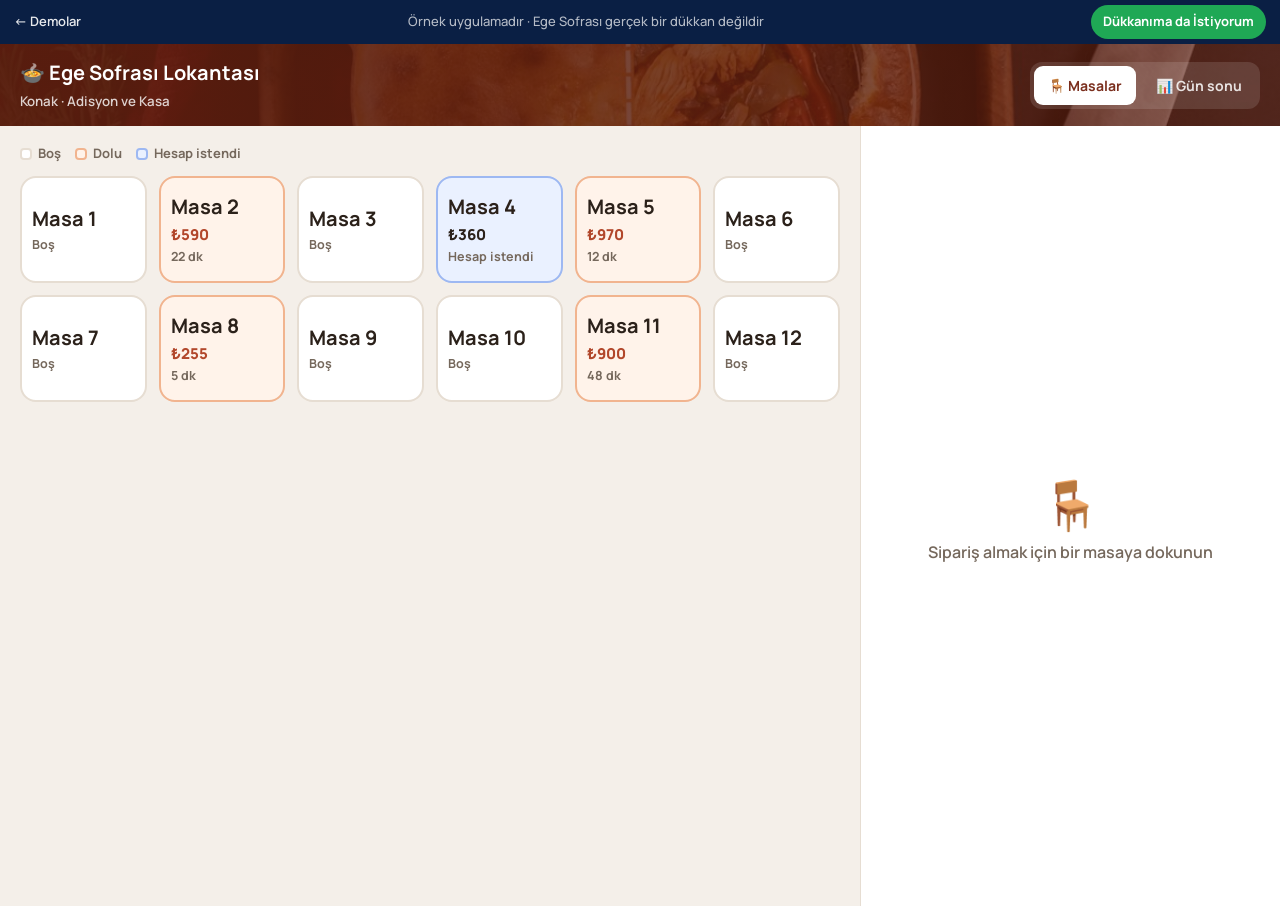
<file: demolar/lokanta.html>
<!DOCTYPE html>
<html lang="tr">
<head>
  <meta charset="UTF-8" />
  <meta name="viewport" content="width=device-width, initial-scale=1.0" />
  <title>Ege Sofrası Lokantası — Adisyon ve Kasa (Demo)</title>
  <meta name="theme-color" content="#7a2e1d" />
  <link rel="stylesheet" href="demo.css" />
  <style>
    :root { --red: #7a2e1d; --red-2: #b2472b; --bg: #f4efe9; --line: #e6ddd2; --muted: #75685c; --text: #2b211a; --green: #1f8a4c; --blue: #2563eb; --amber: #d97706; }
    body { background: var(--bg); color: var(--text); }
    .top { position: relative; color: #fff; overflow: hidden; }
    .top img { position: absolute; inset: 0; width: 100%; height: 100%; object-fit: cover; }
    .top::before { content: ""; position: absolute; inset: 0; background: linear-gradient(90deg, rgba(90,30,15,.95), rgba(90,30,15,.7)); z-index: 1; }
    .top-in { position: relative; z-index: 2; padding: 14px 20px; display: flex; flex-wrap: wrap; gap: 12px; align-items: center; justify-content: space-between; }
    .brand b { font-size: 20px; display: block; }
    .brand small { opacity: .8; font-weight: 600; }
    .tabs { display: flex; gap: 6px; background: rgba(255,255,255,.12); padding: 4px; border-radius: 12px; }
    .tabs button { border: 0; background: none; color: #fff; padding: 9px 14px; border-radius: 9px; font-weight: 700; font-size: 14px; opacity: .85; }
    .tabs button.on { background: #fff; color: var(--red); opacity: 1; }
    .view[hidden] { display: none; }
    .pos { display: grid; grid-template-columns: 1fr 420px; min-height: calc(100vh - 120px); }
    .tables-wrap { padding: 18px 20px; }
    .legend { display: flex; flex-wrap: wrap; gap: 14px; font-size: 13px; font-weight: 700; color: var(--muted); margin-bottom: 12px; }
    .legend span { display: flex; align-items: center; gap: 6px; }
    .legend i { width: 12px; height: 12px; border-radius: 4px; display: inline-block; }
    .tables { display: grid; grid-template-columns: repeat(auto-fill, minmax(120px, 1fr)); gap: 12px; }
    .table { border: 2px solid var(--line); background: #fff; border-radius: 16px; padding: 14px 10px; text-align: center; min-height: 104px; display: flex; flex-direction: column; justify-content: center; gap: 2px; transition: transform .1s; }
    .table:active { transform: scale(.97); }
    .table b { font-size: 20px; }
    .table small { font-size: 12.5px; font-weight: 700; color: var(--muted); }
    .table .amt { font-weight: 800; font-size: 15px; }
    .table.busy { background: #fff3ea; border-color: #f1b48f; }
    .table.busy .amt { color: var(--red-2); }
    .table.bill { background: #eaf1ff; border-color: #9db8f2; }
    .table.sel { outline: 3px solid var(--red); outline-offset: 2px; }

    .order { background: #fff; border-left: 1px solid var(--line); display: flex; flex-direction: column; min-height: 0; }
    .o-head { padding: 14px 16px; border-bottom: 1px solid var(--line); display: flex; justify-content: space-between; align-items: center; }
    .o-head b { font-size: 19px; }
    .o-head small { color: var(--muted); font-weight: 600; display: block; }
    .menu-cats { display: flex; gap: 6px; overflow-x: auto; padding: 10px 16px; border-bottom: 1px solid var(--line); scrollbar-width: none; }
    .menu-cats button { border: 1px solid var(--line); background: #fff; padding: 7px 12px; border-radius: 999px; font-weight: 700; font-size: 13px; color: var(--muted); white-space: nowrap; }
    .menu-cats button.on { background: var(--red); border-color: var(--red); color: #fff; }
    .menu-items { display: grid; grid-template-columns: repeat(3, 1fr); gap: 6px; padding: 10px 16px; }
    .mi { border: 1px solid var(--line); background: #fdfaf6; border-radius: 12px; padding: 8px 4px; font-size: 12.5px; font-weight: 700; line-height: 1.25; }
    .mi .e { font-size: 22px; display: block; }
    .mi span { color: var(--red-2); font-weight: 800; }
    .mi:active { background: #f6e7dc; }
    .lines { flex: 1; overflow-y: auto; padding: 4px 16px; min-height: 120px; border-top: 1px solid var(--line); }
    .ln { display: flex; align-items: center; gap: 8px; padding: 8px 0; border-bottom: 1px dashed var(--line); font-size: 14px; }
    .ln .n { flex: 1; font-weight: 700; }
    .ln .n small { display: block; font-size: 11.5px; font-weight: 700; }
    .ln .n small.sent { color: var(--green); }
    .ln .n small.new { color: var(--amber); }
    .ln .q { display: flex; align-items: center; gap: 6px; font-weight: 800; }
    .ln .q button { width: 26px; height: 26px; border-radius: 8px; border: 1px solid var(--line); background: #fff; font-weight: 800; }
    .ln .t { width: 68px; text-align: right; font-weight: 800; }
    .o-foot { padding: 12px 16px 16px; border-top: 1px solid var(--line); }
    .o-total { display: flex; justify-content: space-between; align-items: baseline; font-weight: 700; margin-bottom: 10px; }
    .o-total b { font-size: 26px; color: var(--red); }
    .o-btns { display: grid; grid-template-columns: 1fr 1fr; gap: 8px; }
    .o-btns button { border: 0; padding: 14px 8px; border-radius: 12px; font-weight: 800; font-size: 15px; }
    .kitchen { background: #fff3e0; color: var(--amber); }
    .pay { background: var(--red); color: #fff; }
    .o-btns button:disabled { opacity: .4; cursor: not-allowed; }
    .placeholder { flex: 1; display: grid; place-items: center; text-align: center; color: var(--muted); padding: 40px 20px; font-weight: 600; }
    .placeholder .big { font-size: 48px; }

    .receipt { font-family: ui-monospace, Consolas, monospace; font-size: 13.5px; background: #fffdf7; border: 1px dashed #cdbfa9; border-radius: 8px; padding: 14px; margin-bottom: 14px; }
    .receipt .r { display: flex; justify-content: space-between; }
    .receipt hr { border: 0; border-top: 1px dashed #cdbfa9; margin: 8px 0; }
    .paybtns { display: grid; grid-template-columns: 1fr 1fr; gap: 8px; }
    .paybtns button { border: 0; padding: 15px; border-radius: 12px; font-weight: 800; font-size: 15px; color: #fff; }

    .report { max-width: 1000px; margin: 0 auto; padding: 22px 20px 50px; }
    .kpis { display: grid; grid-template-columns: repeat(4, 1fr); gap: 12px; margin-bottom: 16px; }
    .kpi { background: #fff; border: 1px solid var(--line); border-radius: 16px; padding: 14px; }
    .kpi small { color: var(--muted); font-weight: 700; font-size: 13px; }
    .kpi b { display: block; font-size: 24px; }
    .two { display: grid; grid-template-columns: 1fr 1fr; gap: 16px; }
    .box { background: #fff; border: 1px solid var(--line); border-radius: 16px; padding: 16px; }
    .box h3 { font-size: 16px; margin-bottom: 8px; }
    .rk { display: flex; align-items: center; gap: 10px; padding: 8px 0; border-bottom: 1px solid var(--line); font-size: 14px; }
    .rk .n { flex: 1; font-weight: 700; }
    .split { display: flex; height: 26px; border-radius: 999px; overflow: hidden; margin: 10px 0; font-size: 12px; font-weight: 800; color: #fff; }
    .split div { display: grid; place-items: center; transition: width .4s; }
    .closed-row { display: flex; justify-content: space-between; padding: 8px 0; border-bottom: 1px solid var(--line); font-size: 14px; }
    @media (max-width: 900px) {
      .pos { grid-template-columns: 1fr; }
      .order { border-left: 0; border-top: 1px solid var(--line); }
      .kpis { grid-template-columns: 1fr 1fr; } .two { grid-template-columns: 1fr; }
    }
    @media (max-width: 520px) { .tables { grid-template-columns: repeat(3, 1fr); gap: 8px; } .table { min-height: 86px; padding: 10px 4px; } .table b { font-size: 17px; } }
  </style>
</head>
<body>
  <div class="demo-bar">
    <a class="back" href="./">← Demolar</a>
    <span class="note">Örnek uygulamadır · Ege Sofrası gerçek bir dükkan değildir</span>
    <a class="cta" href="https://wa.me/905333784212?text=Merhaba%2C%20adisyon%20program%C4%B1%20demonuzu%20g%C3%B6rd%C3%BCm.%20Bilgi%20almak%20istiyorum." target="_blank" rel="noopener"><span class="long">Dükkanıma da </span>İstiyorum</a>
  </div>

  <div class="top">
    <img src="img/lokanta-kapak.jpg" alt="" />
    <div class="top-in">
      <div class="brand"><b>🍲 Ege Sofrası Lokantası</b><small>Konak · Adisyon ve Kasa</small></div>
      <div class="tabs"><button class="on" data-v="pos">🪑 Masalar</button><button data-v="report">📊 Gün sonu</button></div>
    </div>
  </div>

  <div class="view pos" id="v-pos">
    <div class="tables-wrap">
      <div class="legend"><span><i style="background:#fff;border:2px solid var(--line)"></i>Boş</span><span><i style="background:#fff3ea;border:2px solid #f1b48f"></i>Dolu</span><span><i style="background:#eaf1ff;border:2px solid #9db8f2"></i>Hesap istendi</span></div>
      <div class="tables" id="tables"></div>
    </div>
    <div class="order" id="order"></div>
  </div>

  <div class="view" id="v-report" hidden>
    <div class="report">
      <h2 style="margin-bottom:4px">Gün sonu raporu</h2>
      <p style="color:var(--muted);margin-bottom:16px;font-weight:600" id="rDate"></p>
      <div class="kpis">
        <div class="kpi"><small>Toplam ciro</small><b id="rCiro"></b></div>
        <div class="kpi"><small>Kapanan masa</small><b id="rClosed"></b></div>
        <div class="kpi"><small>Ortalama hesap</small><b id="rAvg"></b></div>
        <div class="kpi"><small>Açık masa</small><b id="rOpen"></b></div>
      </div>
      <div class="two">
        <div class="box">
          <h3>Ödeme dağılımı</h3>
          <div class="split" id="rSplit"></div>
          <div id="rSplitTxt" style="font-size:14px;font-weight:700"></div>
          <h3 style="margin-top:18px">Son kapanan hesaplar</h3>
          <div id="rLast"></div>
        </div>
        <div class="box"><h3>Bugün en çok satanlar</h3><div id="rTop"></div></div>
      </div>
    </div>
  </div>

  <div class="modal-bg" id="modal">
    <div class="modal">
      <div class="modal-head"><span id="mTitle"></span><button class="modal-close" data-close>×</button></div>
      <div class="modal-body" id="mBody"></div>
    </div>
  </div>
  <div class="toast" id="toast"></div>

  <script>
    const $ = id => document.getElementById(id);
    const tl = n => "₺" + n.toLocaleString("tr-TR");
    const menu = {
      "Çorbalar": [["🥣", "Mercimek Çorbası", 90], ["🥣", "Ezogelin", 90], ["🍲", "İşkembe", 140]],
      "Ana Yemek": [["🫘", "Kuru Fasulye", 160], ["🍛", "Etli Nohut", 170], ["🍆", "Karnıyarık", 190], ["🧆", "İzmir Köfte", 230], ["🍗", "Tavuk Sote", 200]],
      "Pilav & Yan": [["🍚", "Pirinç Pilavı", 70], ["🌾", "Bulgur Pilavı", 70], ["🥒", "Cacık", 60], ["🥗", "Çoban Salata", 70]],
      "Tatlı": [["🍮", "Sütlaç", 90], ["🍯", "Kemalpaşa", 110], ["🥮", "İrmik Helvası", 90]],
      "İçecek": [["🥛", "Ayran", 35], ["🍵", "Çay", 20], ["💧", "Su", 15], ["🥤", "Kola", 50], ["🍷", "Şalgam", 40]]
    };
    const find = n => Object.values(menu).flat().find(x => x[1] === n);
    const mk = (pairs) => pairs.map(([n, q]) => ({ n, q, sent: true }));
    const ago = m => new Date(Date.now() - m * 6e4);
    const tables = Array.from({ length: 12 }, (_, i) => ({ no: i + 1, lines: [], open: null, bill: false }));
    Object.assign(tables[1], { lines: mk([["Kuru Fasulye", 2], ["Pirinç Pilavı", 2], ["Ayran", 2], ["Cacık", 1]]), open: ago(22) });
    Object.assign(tables[3], { lines: mk([["İzmir Köfte", 1], ["Mercimek Çorbası", 1], ["Çay", 2]]), open: ago(35), bill: true });
    Object.assign(tables[4], { lines: mk([["Karnıyarık", 3], ["Bulgur Pilavı", 3], ["Çoban Salata", 1], ["Şalgam", 3]]), open: ago(12) });
    Object.assign(tables[7], { lines: mk([["Etli Nohut", 1], ["Pirinç Pilavı", 1], ["Su", 1]]), open: ago(5) });
    Object.assign(tables[10], { lines: mk([["Tavuk Sote", 2], ["Ezogelin", 2], ["Kola", 2], ["Kemalpaşa", 2]]), open: ago(48) });
    const day = { nakit: 4860, kart: 7240, closed: [
      { no: 6, t: ago(40), total: 640, type: "kart" }, { no: 2, t: ago(65), total: 455, type: "nakit" }, { no: 9, t: ago(80), total: 1120, type: "kart" }
    ], count: 27, sold: { "Kuru Fasulye": 31, "Pirinç Pilavı": 38, "Mercimek Çorbası": 24, "Ayran": 41, "İzmir Köfte": 17, "Karnıyarık": 14 } };
    let selT = null, selCat = "Çorbalar";

    const sum = t => t.lines.reduce((s, l) => s + find(l.n)[2] * l.q, 0);
    const mins = d => Math.max(1, Math.round((Date.now() - d) / 6e4));
    function toast(m) { const t = $("toast"); t.textContent = m; t.classList.add("show"); clearTimeout(t._h); t._h = setTimeout(() => t.classList.remove("show"), 2400); }
    function openModal(title, html) { $("mTitle").textContent = title; $("mBody").innerHTML = html; $("modal").classList.add("open"); }
    const closeModal = () => $("modal").classList.remove("open");
    $("modal").addEventListener("click", e => { if (e.target === $("modal") || e.target.hasAttribute("data-close")) closeModal(); });

    function renderTables() {
      $("tables").innerHTML = tables.map((t, i) => {
        const busy = t.lines.length > 0;
        return `<button class="table ${busy ? (t.bill ? "bill" : "busy") : ""} ${selT === i ? "sel" : ""}" data-i="${i}">
          <b>Masa ${t.no}</b>
          ${busy ? `<span class="amt">${tl(sum(t))}</span><small>${t.bill ? "Hesap istendi" : mins(t.open) + " dk"}</small>` : `<small>Boş</small>`}
        </button>`;
      }).join("");
    }
    $("tables").addEventListener("click", e => {
      const b = e.target.closest(".table"); if (!b) return;
      selT = +b.dataset.i; renderTables(); renderOrder();
      if (innerWidth < 900) $("order").scrollIntoView({ behavior: "smooth" });
    });

    function renderOrder() {
      if (selT === null) { $("order").innerHTML = `<div class="placeholder"><div><div class="big">🪑</div>Sipariş almak için bir masaya dokunun</div></div>`; return; }
      const t = tables[selT], hasNew = t.lines.some(l => !l.sent);
      $("order").innerHTML = `
        <div class="o-head"><div><b>Masa ${t.no}</b><small>${t.open ? "Açılış: " + t.open.toLocaleTimeString("tr-TR", { hour: "2-digit", minute: "2-digit" }) + " · " + mins(t.open) + " dk" : "Yeni masa"}</small></div>
          ${t.lines.length ? `<button class="mi" style="padding:8px 12px" data-billreq>${t.bill ? "↩︎ Hesap isteğini kaldır" : "🧾 Hesap istendi"}</button>` : ""}</div>
        <div class="menu-cats">${Object.keys(menu).map(c => `<button data-cat="${c}" class="${c === selCat ? "on" : ""}">${c}</button>`).join("")}</div>
        <div class="menu-items">${menu[selCat].map(([e, n, p]) => `<button class="mi" data-add="${n}"><span class="e">${e}</span>${n}<br /><span>${tl(p)}</span></button>`).join("")}</div>
        <div class="lines">${t.lines.length ? t.lines.map((l, k) => `
          <div class="ln"><span class="n">${find(l.n)[0]} ${l.n}<small class="${l.sent ? "sent" : "new"}">${l.sent ? "✓ Mutfağa gitti" : "● Yeni, gönderilmedi"}</small></span>
            <span class="q"><button data-k="${k}" data-d="-1">−</button>${l.q}<button data-k="${k}" data-d="1">+</button></span>
            <span class="t">${tl(find(l.n)[2] * l.q)}</span></div>`).join("") : `<p style="color:var(--muted);text-align:center;padding:24px 0;font-weight:600">Yukarıdan yemek seçerek sipariş ekleyin</p>`}</div>
        <div class="o-foot">
          <div class="o-total"><span>Toplam</span><b>${tl(sum(t))}</b></div>
          <div class="o-btns">
            <button class="kitchen" data-kitchen ${hasNew ? "" : "disabled"}>👨‍🍳 Mutfağa gönder</button>
            <button class="pay" data-pay ${t.lines.length ? "" : "disabled"}>💰 Hesabı kapat</button>
          </div>
        </div>`;
    }
    $("order").addEventListener("click", e => {
      const b = e.target.closest("button"); if (!b || selT === null) return;
      const t = tables[selT];
      if (b.dataset.cat) { selCat = b.dataset.cat; renderOrder(); return; }
      if (b.dataset.add) {
        const l = t.lines.find(x => x.n === b.dataset.add && !x.sent);
        if (l) l.q++; else t.lines.push({ n: b.dataset.add, q: 1, sent: false });
        if (!t.open) t.open = new Date();
        renderOrder(); renderTables(); return;
      }
      if (b.dataset.k !== undefined) {
        const l = t.lines[+b.dataset.k]; l.q += +b.dataset.d;
        if (l.q <= 0) t.lines.splice(+b.dataset.k, 1);
        if (!t.lines.length) { t.open = null; t.bill = false; }
        renderOrder(); renderTables(); return;
      }
      if (b.hasAttribute("data-billreq")) { t.bill = !t.bill; renderOrder(); renderTables(); return; }
      if (b.hasAttribute("data-kitchen")) {
        const news = t.lines.filter(l => !l.sent);
        news.forEach(l => l.sent = true);
        toast("Mutfak fişi yazdırıldı: " + news.map(l => l.q + " " + l.n).join(", "));
        renderOrder(); return;
      }
      if (b.hasAttribute("data-pay")) {
        openModal("Masa " + t.no + " · Hesap", `
          <div class="receipt">
            <div style="text-align:center;font-weight:700">EGE SOFRASI LOKANTASI<br />Konak / İzmir</div><hr />
            ${t.lines.map(l => `<div class="r"><span>${l.q} x ${l.n}</span><span>${tl(find(l.n)[2] * l.q)}</span></div>`).join("")}<hr />
            <div class="r" style="font-weight:700;font-size:15px"><span>TOPLAM</span><span>${tl(sum(t))}</span></div>
          </div>
          <div class="paybtns">
            <button style="background:var(--green)" data-type="nakit">💵 Nakit</button>
            <button style="background:var(--blue)" data-type="kart">💳 Kart</button>
          </div>`);
        $("mBody").querySelector(".paybtns").onclick = ev => {
          const pb = ev.target.closest("button[data-type]"); if (!pb) return;
          const total = sum(t), type = pb.dataset.type;
          day[type] += total; day.count++;
          day.closed.unshift({ no: t.no, t: new Date(), total, type });
          t.lines.forEach(l => day.sold[l.n] = (day.sold[l.n] || 0) + l.q);
          Object.assign(t, { lines: [], open: null, bill: false });
          closeModal(); selT = null; renderTables(); renderOrder();
          toast("Masa " + t.no + " kapandı · " + tl(total) + " " + (type === "nakit" ? "nakit" : "kart"));
        };
      }
    });

    function renderReport() {
      const ciro = day.nakit + day.kart;
      $("rDate").textContent = new Date().toLocaleDateString("tr-TR", { day: "numeric", month: "long", year: "numeric", weekday: "long" });
      $("rCiro").textContent = tl(ciro);
      $("rClosed").textContent = day.count;
      $("rAvg").textContent = tl(Math.round(ciro / day.count));
      $("rOpen").textContent = tables.filter(t => t.lines.length).length + " masa · " + tl(tables.reduce((s, t) => s + sum(t), 0));
      const pN = Math.round(day.nakit / ciro * 100);
      $("rSplit").innerHTML = `<div style="width:${pN}%;background:var(--green)">%${pN}</div><div style="width:${100 - pN}%;background:var(--blue)">%${100 - pN}</div>`;
      $("rSplitTxt").innerHTML = `<span style="color:var(--green)">💵 Nakit ${tl(day.nakit)}</span> &nbsp;·&nbsp; <span style="color:var(--blue)">💳 Kart ${tl(day.kart)}</span>`;
      $("rLast").innerHTML = day.closed.slice(0, 5).map(c => `<div class="closed-row"><span>Masa ${c.no} · ${c.t.toLocaleTimeString("tr-TR", { hour: "2-digit", minute: "2-digit" })}</span><b>${tl(c.total)} ${c.type === "nakit" ? "💵" : "💳"}</b></div>`).join("");
      $("rTop").innerHTML = Object.entries(day.sold).sort((a, b) => b[1] - a[1]).slice(0, 8).map(([n, q], i) => `<div class="rk"><span style="width:20px;font-weight:800;color:var(--muted)">${i + 1}</span><span>${find(n)[0]}</span><span class="n">${n}</span><b>${q} porsiyon</b></div>`).join("");
    }

    document.querySelectorAll(".tabs button").forEach(b => b.addEventListener("click", () => {
      document.querySelectorAll(".tabs button").forEach(x => x.classList.toggle("on", x === b));
      $("v-pos").hidden = b.dataset.v !== "pos"; $("v-report").hidden = b.dataset.v !== "report";
      if (b.dataset.v === "report") renderReport();
    }));

    renderTables(); renderOrder();
    setInterval(renderTables, 60000);
  </script>
</body>
</html>
</file>
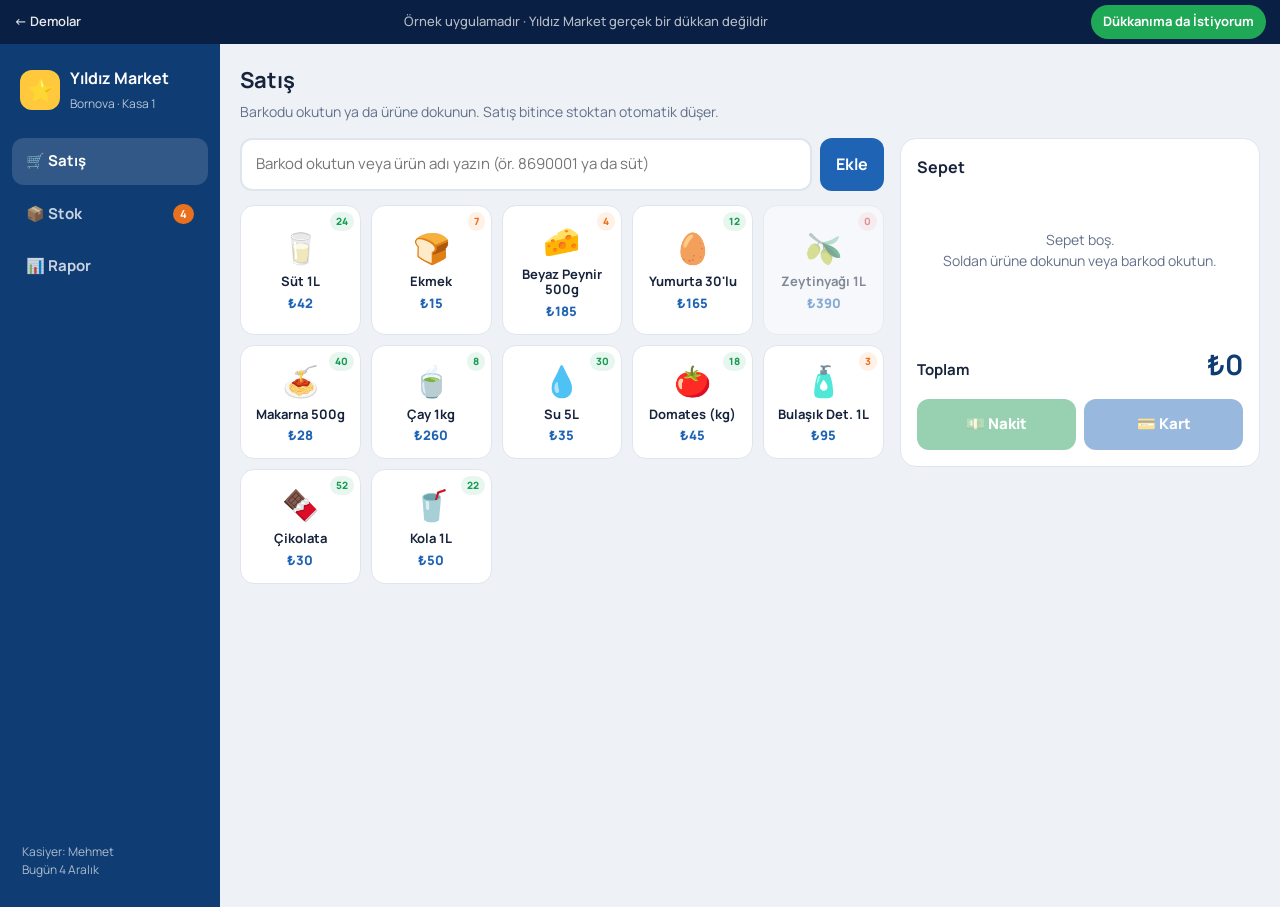
<file: demolar/market.html>
<!DOCTYPE html>
<html lang="tr">
<head>
  <meta charset="UTF-8" />
  <meta name="viewport" content="width=device-width, initial-scale=1.0" />
  <title>Yıldız Market — Stok ve Satış Programı (Demo)</title>
  <meta name="theme-color" content="#0f3d73" />
  <link rel="stylesheet" href="demo.css" />
  <style>
    :root { --blue: #0f3d73; --blue-2: #1f63b5; --bg: #eef2f7; --card: #fff; --line: #dfe5ee; --muted: #637089; --text: #16233b; --green: #1a9b55; --orange: #e9701f; --red: #d23a3a; }
    body { background: var(--bg); color: var(--text); }
    .shell { display: grid; grid-template-columns: 220px 1fr; min-height: calc(100vh - 37px); }
    aside { background: var(--blue); color: #fff; padding: 18px 12px; display: flex; flex-direction: column; gap: 6px; }
    .logo { display: flex; align-items: center; gap: 10px; padding: 4px 8px 18px; }
    .logo .star { width: 40px; height: 40px; border-radius: 12px; background: #ffc83d; display: grid; place-items: center; font-size: 22px; }
    .logo b { display: block; font-size: 16px; }
    .logo small { opacity: .7; font-size: 12px; }
    .tab { border: 0; background: none; color: rgba(255,255,255,.78); text-align: left; padding: 12px 14px; border-radius: 12px; font-weight: 700; font-size: 15px; display: flex; gap: 10px; align-items: center; }
    .tab.on { background: rgba(255,255,255,.14); color: #fff; }
    .tab .cnt { margin-left: auto; background: var(--orange); color: #fff; font-size: 11px; padding: 2px 7px; border-radius: 999px; }
    .side-foot { margin-top: auto; font-size: 12px; opacity: .65; padding: 10px; }
    main { padding: 20px; min-width: 0; }
    .page[hidden] { display: none; }
    h1 { font-size: 22px; margin-bottom: 4px; }
    .sub { color: var(--muted); font-size: 14px; margin-bottom: 16px; }
    .card { background: var(--card); border: 1px solid var(--line); border-radius: 16px; padding: 16px; }

    /* SATIŞ */
    .pos { display: grid; grid-template-columns: 1fr 360px; gap: 16px; align-items: start; }
    .scan { display: flex; gap: 8px; margin-bottom: 14px; }
    .scan input { flex: 1; min-width: 0; padding: 13px 14px; border: 2px solid var(--line); border-radius: 12px; font-size: 15px; }
    .scan input:focus { outline: none; border-color: var(--blue-2); }
    .scan button { border: 0; background: var(--blue-2); color: #fff; padding: 0 16px; border-radius: 12px; font-weight: 700; }
    .quick { display: grid; grid-template-columns: repeat(auto-fill, minmax(118px, 1fr)); gap: 10px; }
    .p-btn { background: #fff; border: 1px solid var(--line); border-radius: 14px; padding: 12px 8px; text-align: center; transition: transform .1s, border-color .1s; position: relative; }
    .p-btn:hover { border-color: var(--blue-2); }
    .p-btn:active { transform: scale(.97); }
    .p-btn .e { font-size: 30px; }
    .p-btn b { display: block; font-size: 13px; margin-top: 4px; line-height: 1.2; }
    .p-btn span { font-size: 13px; color: var(--blue-2); font-weight: 800; }
    .p-btn .st { position: absolute; top: 6px; right: 6px; font-size: 10px; font-weight: 800; padding: 2px 6px; border-radius: 999px; background: #e7f6ee; color: var(--green); }
    .p-btn .st.low { background: #fff1e6; color: var(--orange); }
    .p-btn .st.out { background: #fde8e8; color: var(--red); }
    .p-btn:disabled { opacity: .5; cursor: not-allowed; }
    .cart h3 { font-size: 16px; margin-bottom: 10px; display: flex; justify-content: space-between; }
    .cart-list { min-height: 140px; max-height: 340px; overflow-y: auto; }
    .c-row { display: flex; align-items: center; gap: 8px; padding: 9px 0; border-bottom: 1px solid var(--line); font-size: 14px; }
    .c-row .n { flex: 1; font-weight: 700; }
    .c-row .n small { display: block; color: var(--muted); font-weight: 600; }
    .q { display: flex; align-items: center; gap: 6px; }
    .q button { width: 28px; height: 28px; border-radius: 8px; border: 1px solid var(--line); background: #fff; font-weight: 800; }
    .c-row .t { width: 72px; text-align: right; font-weight: 800; }
    .empty { color: var(--muted); text-align: center; padding: 40px 10px; font-size: 14px; }
    .total { display: flex; justify-content: space-between; align-items: baseline; padding: 14px 0; font-size: 15px; font-weight: 700; }
    .total b { font-size: 28px; color: var(--blue); }
    .pay { display: grid; grid-template-columns: 1fr 1fr; gap: 8px; }
    .pay button { border: 0; padding: 14px; border-radius: 12px; font-weight: 800; font-size: 15px; color: #fff; }
    .pay .cash { background: var(--green); }
    .pay .card-p { background: var(--blue-2); }
    .pay button:disabled { opacity: .45; cursor: not-allowed; }

    /* STOK */
    .toolbar { display: flex; flex-wrap: wrap; gap: 8px; margin-bottom: 14px; align-items: center; }
    .toolbar input { flex: 1; min-width: 180px; padding: 11px 14px; border: 1px solid var(--line); border-radius: 12px; }
    .chip { border: 1px solid var(--line); background: #fff; padding: 9px 14px; border-radius: 999px; font-weight: 700; font-size: 13px; color: var(--muted); }
    .chip.on { background: var(--blue); border-color: var(--blue); color: #fff; }
    .btn { border: 0; padding: 11px 16px; border-radius: 12px; font-weight: 800; font-size: 14px; }
    .btn.primary { background: var(--blue-2); color: #fff; }
    .btn.warn { background: #fff1e6; color: var(--orange); }
    .table-wrap { overflow-x: auto; }
    table { width: 100%; border-collapse: collapse; font-size: 14px; }
    th { text-align: left; font-size: 11.5px; letter-spacing: .06em; text-transform: uppercase; color: var(--muted); padding: 10px; border-bottom: 1px solid var(--line); white-space: nowrap; }
    td { padding: 11px 10px; border-bottom: 1px solid var(--line); white-space: nowrap; }
    td.name { font-weight: 700; }
    td.name small { display: block; color: var(--muted); font-weight: 600; font-size: 12px; }
    .badge { padding: 4px 10px; border-radius: 999px; font-size: 12px; font-weight: 800; }
    .badge.ok { background: #e7f6ee; color: var(--green); }
    .badge.low { background: #fff1e6; color: var(--orange); }
    .badge.out { background: #fde8e8; color: var(--red); }

    /* RAPOR */
    .kpis { display: grid; grid-template-columns: repeat(4, 1fr); gap: 12px; margin-bottom: 16px; }
    .kpi small { color: var(--muted); font-weight: 700; font-size: 13px; }
    .kpi b { display: block; font-size: 24px; margin-top: 4px; }
    .kpi .d { font-size: 12px; font-weight: 700; color: var(--green); }
    .report { display: grid; grid-template-columns: 1.4fr 1fr; gap: 16px; }
    .chart { display: flex; align-items: flex-end; gap: 12px; height: 220px; padding: 10px 4px 0; border-bottom: 1px solid var(--line); }
    .bar { flex: 1; display: flex; flex-direction: column; justify-content: flex-end; align-items: center; height: 100%; gap: 6px; }
    .bar div { width: 100%; max-width: 46px; background: linear-gradient(180deg, var(--blue-2), #6fa3e6); border-radius: 8px 8px 0 0; transition: height .5s ease; }
    .bar.today div { background: linear-gradient(180deg, #ffa25a, var(--orange)); }
    .bar span { font-size: 11px; font-weight: 800; color: var(--muted); }
    .labels { display: flex; gap: 12px; padding: 6px 4px 0; }
    .labels span { flex: 1; text-align: center; font-size: 12px; color: var(--muted); font-weight: 700; }
    .top-row { display: flex; align-items: center; gap: 10px; padding: 9px 0; border-bottom: 1px solid var(--line); font-size: 14px; }
    .top-row .e { font-size: 22px; }
    .top-row .n { flex: 1; font-weight: 700; }
    .top-row .t { font-weight: 800; }
    label.f { display: grid; gap: 4px; font-weight: 700; font-size: 13px; margin-bottom: 10px; }
    label.f input { padding: 10px 12px; border: 1px solid var(--line); border-radius: 10px; }
    .row2 { display: grid; grid-template-columns: 1fr 1fr; gap: 10px; }
    .receipt { font-family: ui-monospace, Consolas, monospace; font-size: 13px; background: #fbfbf7; border: 1px dashed #c9c9bd; padding: 14px; border-radius: 8px; }
    .receipt .r { display: flex; justify-content: space-between; }
    .receipt hr { border: 0; border-top: 1px dashed #c9c9bd; margin: 8px 0; }

    @media (max-width: 1000px) { .pos, .report { grid-template-columns: 1fr; } .kpis { grid-template-columns: 1fr 1fr; } }
    @media (max-width: 760px) {
      .shell { grid-template-columns: 1fr; }
      aside { flex-direction: row; padding: 8px; gap: 4px; position: sticky; top: 44px; z-index: 10; overflow-x: auto; }
      .logo, .side-foot { display: none; }
      .tab { flex: 1; justify-content: center; padding: 10px 8px; font-size: 14px; white-space: nowrap; gap: 6px; }
      .tab .cnt { margin-left: 0; }
      main { padding: 14px; }
      .hide-sm { display: none; }
    }
  </style>
</head>
<body>
  <div class="demo-bar">
    <a class="back" href="./">← Demolar</a>
    <span class="note">Örnek uygulamadır · Yıldız Market gerçek bir dükkan değildir</span>
    <a class="cta" href="https://wa.me/905333784212?text=Merhaba%2C%20stok%20ve%20sat%C4%B1%C5%9F%20program%C4%B1%20demonuzu%20g%C3%B6rd%C3%BCm.%20Bilgi%20almak%20istiyorum." target="_blank" rel="noopener"><span class="long">Dükkanıma da </span>İstiyorum</a>
  </div>

  <div class="shell">
    <aside>
      <div class="logo"><span class="star">⭐</span><div><b>Yıldız Market</b><small>Bornova · Kasa 1</small></div></div>
      <button class="tab on" data-p="satis">🛒 Satış</button>
      <button class="tab" data-p="stok">📦 Stok <span class="cnt" id="lowCnt">0</span></button>
      <button class="tab" data-p="rapor">📊 Rapor</button>
      <div class="side-foot">Kasiyer: Mehmet<br />Bugün <span id="today"></span></div>
    </aside>

    <main>
      <!-- SATIŞ -->
      <section class="page" id="p-satis">
        <h1>Satış</h1>
        <p class="sub">Barkodu okutun ya da ürüne dokunun. Satış bitince stoktan otomatik düşer.</p>
        <div class="pos">
          <div>
            <form class="scan" id="scanForm">
              <input id="scan" placeholder="Barkod okutun veya ürün adı yazın (ör. 8690001 ya da süt)" autocomplete="off" />
              <button>Ekle</button>
            </form>
            <div class="quick" id="quick"></div>
          </div>
          <div class="card cart">
            <h3>Sepet <span id="cartCount" style="color:var(--muted);font-size:14px"></span></h3>
            <div class="cart-list" id="cart"></div>
            <div class="total"><span>Toplam</span><b id="total">₺0</b></div>
            <div class="pay">
              <button class="cash" id="payCash" disabled>💵 Nakit</button>
              <button class="card-p" id="payCard" disabled>💳 Kart</button>
            </div>
          </div>
        </div>
      </section>

      <!-- STOK -->
      <section class="page" id="p-stok" hidden>
        <h1>Stok</h1>
        <p class="sub">Mal geldiğinde + ile ekleyin. Azalan ürünler için toptancıya hazır sipariş listesi çıkarın.</p>
        <div class="toolbar">
          <input id="stokSearch" type="search" placeholder="Ürün ara…" />
          <button class="chip on" data-f="all">Tümü</button>
          <button class="chip" data-f="low">Azalan</button>
          <button class="chip" data-f="out">Biten</button>
          <button class="btn warn" id="orderBtn">📋 Sipariş listesi</button>
          <button class="btn primary" id="addBtn">+ Yeni ürün</button>
        </div>
        <div class="card table-wrap">
          <table>
            <thead><tr><th>Ürün</th><th class="hide-sm">Barkod</th><th>Stok</th><th class="hide-sm">Fiyat</th><th>Durum</th></tr></thead>
            <tbody id="stokBody"></tbody>
          </table>
        </div>
      </section>

      <!-- RAPOR -->
      <section class="page" id="p-rapor" hidden>
        <h1>Rapor</h1>
        <p class="sub">Satış ekranından yaptığınız satışlar burada anında görünür.</p>
        <div class="kpis">
          <div class="card kpi"><small>Bugünkü ciro</small><b id="kCiro"></b><span class="d">Dünden %12 fazla</span></div>
          <div class="card kpi"><small>Fiş sayısı</small><b id="kFis"></b></div>
          <div class="card kpi"><small>Ortalama sepet</small><b id="kOrt"></b></div>
          <div class="card kpi"><small>Nakit / Kart</small><b id="kOdeme" style="font-size:18px"></b></div>
        </div>
        <div class="report">
          <div class="card">
            <h3 style="margin-bottom:6px">Son 7 gün ciro</h3>
            <div class="chart" id="chart"></div>
            <div class="labels" id="labels"></div>
          </div>
          <div class="card">
            <h3 style="margin-bottom:6px">Bugün en çok satanlar</h3>
            <div id="top"></div>
          </div>
        </div>
      </section>
    </main>
  </div>

  <div class="modal-bg" id="modal">
    <div class="modal">
      <div class="modal-head"><span id="mTitle"></span><button class="modal-close" data-close>×</button></div>
      <div class="modal-body" id="mBody"></div>
    </div>
  </div>
  <div class="toast" id="toast"></div>

  <script>
    const $ = id => document.getElementById(id);
    const tl = n => "₺" + n.toLocaleString("tr-TR", { maximumFractionDigits: 2 });
    const products = [
      { e: "🥛", ad: "Süt 1L", bk: "8690001", fiyat: 42, adet: 24, min: 10 },
      { e: "🍞", ad: "Ekmek", bk: "8690002", fiyat: 15, adet: 7, min: 15 },
      { e: "🧀", ad: "Beyaz Peynir 500g", bk: "8690003", fiyat: 185, adet: 4, min: 5 },
      { e: "🥚", ad: "Yumurta 30'lu", bk: "8690004", fiyat: 165, adet: 12, min: 5 },
      { e: "🫒", ad: "Zeytinyağı 1L", bk: "8690005", fiyat: 390, adet: 0, min: 3 },
      { e: "🍝", ad: "Makarna 500g", bk: "8690006", fiyat: 28, adet: 40, min: 10 },
      { e: "🍵", ad: "Çay 1kg", bk: "8690007", fiyat: 260, adet: 8, min: 4 },
      { e: "💧", ad: "Su 5L", bk: "8690008", fiyat: 35, adet: 30, min: 10 },
      { e: "🍅", ad: "Domates (kg)", bk: "8690009", fiyat: 45, adet: 18, min: 8 },
      { e: "🧴", ad: "Bulaşık Det. 1L", bk: "8690010", fiyat: 95, adet: 3, min: 4 },
      { e: "🍫", ad: "Çikolata", bk: "8690011", fiyat: 30, adet: 52, min: 15 },
      { e: "🥤", ad: "Kola 1L", bk: "8690012", fiyat: 50, adet: 22, min: 10 }
    ];
    const week = [14200, 16800, 13900, 17400, 19800, 24100];
    const sales = { ciro: 15850, fis: 214, nakit: 6350, kart: 9500, sold: { 0: 38, 1: 96, 3: 11, 6: 9, 7: 27, 10: 44 } };
    let cart = [], filter = "all";

    function status(p) { return p.adet === 0 ? "out" : p.adet <= p.min ? "low" : "ok"; }
    const stText = { ok: "Yeterli", low: "Azaldı", out: "Bitti" };
    function toast(msg) { const t = $("toast"); t.textContent = msg; t.classList.add("show"); clearTimeout(t._h); t._h = setTimeout(() => t.classList.remove("show"), 2600); }
    function openModal(title, html) { $("mTitle").textContent = title; $("mBody").innerHTML = html; $("modal").classList.add("open"); }
    $("modal").addEventListener("click", e => { if (e.target === $("modal") || e.target.hasAttribute("data-close")) $("modal").classList.remove("open"); });
    $("today").textContent = new Date().toLocaleDateString("tr-TR", { day: "numeric", month: "long" });

    // Sekmeler
    document.querySelectorAll(".tab").forEach(t => t.addEventListener("click", () => {
      document.querySelectorAll(".tab").forEach(x => x.classList.toggle("on", x === t));
      document.querySelectorAll(".page").forEach(p => p.hidden = p.id !== "p-" + t.dataset.p);
      if (t.dataset.p === "rapor") renderReport();
      if (t.dataset.p === "stok") renderStock();
    }));

    // SATIŞ
    function renderQuick() {
      $("quick").innerHTML = products.map((p, i) => {
        const s = status(p);
        return `<button class="p-btn" data-i="${i}" ${p.adet === 0 ? "disabled" : ""}>
          <span class="st ${s === "ok" ? "" : s}">${p.adet}</span>
          <div class="e">${p.e}</div><b>${p.ad}</b><span>${tl(p.fiyat)}</span></button>`;
      }).join("");
      $("lowCnt").textContent = products.filter(p => status(p) !== "ok").length;
    }
    function addToCart(i) {
      const p = products[i];
      const inCart = cart.find(c => c.i === i);
      const want = (inCart ? inCart.q : 0) + 1;
      if (want > p.adet) { toast("Stokta yeterli " + p.ad + " yok (" + p.adet + " adet)"); return; }
      if (inCart) inCart.q++; else cart.push({ i, q: 1 });
      renderCart();
    }
    function renderCart() {
      const total = cart.reduce((a, c) => a + products[c.i].fiyat * c.q, 0);
      $("cart").innerHTML = cart.length ? cart.map((c, k) => {
        const p = products[c.i];
        return `<div class="c-row"><span class="n">${p.e} ${p.ad}<small>${tl(p.fiyat)}</small></span>
          <span class="q"><button data-k="${k}" data-d="-1">−</button>${c.q}<button data-k="${k}" data-d="1">+</button></span>
          <span class="t">${tl(p.fiyat * c.q)}</span></div>`;
      }).join("") : '<div class="empty">Sepet boş.<br />Soldan ürüne dokunun veya barkod okutun.</div>';
      $("total").textContent = tl(total);
      $("cartCount").textContent = cart.length ? cart.reduce((a, c) => a + c.q, 0) + " ürün" : "";
      $("payCash").disabled = $("payCard").disabled = !cart.length;
    }
    $("quick").addEventListener("click", e => { const b = e.target.closest(".p-btn"); if (b) addToCart(+b.dataset.i); });
    $("cart").addEventListener("click", e => {
      const b = e.target.closest("button[data-k]"); if (!b) return;
      const c = cart[+b.dataset.k];
      if (+b.dataset.d > 0 && c.q + 1 > products[c.i].adet) { toast("Stokta bu kadar yok"); return; }
      c.q += +b.dataset.d;
      if (c.q <= 0) cart.splice(+b.dataset.k, 1);
      renderCart();
    });
    $("scanForm").addEventListener("submit", e => {
      e.preventDefault();
      const q = $("scan").value.trim().toLocaleLowerCase("tr-TR");
      if (!q) return;
      const i = products.findIndex(p => p.bk === q || p.ad.toLocaleLowerCase("tr-TR").includes(q));
      if (i < 0) toast("Ürün bulunamadı: " + q);
      else addToCart(i);
      $("scan").value = "";
    });
    function pay(type) {
      const total = cart.reduce((a, c) => a + products[c.i].fiyat * c.q, 0);
      const lines = cart.map(c => { const p = products[c.i]; return `<div class="r"><span>${c.q} x ${p.ad}</span><span>${tl(p.fiyat * c.q)}</span></div>`; }).join("");
      const warn = [];
      cart.forEach(c => {
        const p = products[c.i];
        p.adet -= c.q;
        sales.sold[c.i] = (sales.sold[c.i] || 0) + c.q;
        if (status(p) !== "ok") warn.push(p.ad + " (" + p.adet + " kaldı)");
      });
      sales.ciro += total; sales.fis++; sales[type] += total;
      cart = [];
      renderCart(); renderQuick();
      openModal("Satış tamamlandı ✓", `
        <div class="receipt">
          <div style="text-align:center;font-weight:700">YILDIZ MARKET<br />Bornova / İzmir</div><hr />
          ${lines}<hr />
          <div class="r" style="font-weight:700"><span>TOPLAM</span><span>${tl(total)}</span></div>
          <div class="r"><span>Ödeme</span><span>${type === "nakit" ? "Nakit" : "Kredi Kartı"}</span></div>
          <div class="r"><span>Fiş No</span><span>${String(sales.fis).padStart(4, "0")}</span></div>
        </div>
        ${warn.length ? `<p style="margin-top:12px;color:var(--orange);font-weight:700;font-size:14px">⚠️ Stok uyarısı: ${warn.join(", ")}</p>` : ""}
        <p style="margin-top:10px;color:var(--muted);font-size:13px">Stoklar güncellendi. Rapor sekmesinde bugünkü ciroya eklendi.</p>`);
    }
    $("payCash").addEventListener("click", () => pay("nakit"));
    $("payCard").addEventListener("click", () => pay("kart"));

    // STOK
    function renderStock() {
      const q = $("stokSearch").value.trim().toLocaleLowerCase("tr-TR");
      const rows = products.map((p, i) => ({ p, i })).filter(({ p }) =>
        p.ad.toLocaleLowerCase("tr-TR").includes(q) &&
        (filter === "all" || (filter === "low" && status(p) === "low") || (filter === "out" && status(p) === "out")));
      $("stokBody").innerHTML = rows.length ? rows.map(({ p, i }) => {
        const s = status(p);
        return `<tr><td class="name">${p.e} ${p.ad}<small>En az: ${p.min}</small></td>
          <td class="hide-sm">${p.bk}</td>
          <td><span class="q"><button data-i="${i}" data-d="-1">−</button><b style="min-width:26px;text-align:center">${p.adet}</b><button data-i="${i}" data-d="1">+</button></span></td>
          <td class="hide-sm">${tl(p.fiyat)}</td>
          <td><span class="badge ${s}">${stText[s]}</span></td></tr>`;
      }).join("") : '<tr><td colspan="5" class="empty">Bu filtrede ürün yok</td></tr>';
    }
    $("stokBody").addEventListener("click", e => {
      const b = e.target.closest("button[data-i]"); if (!b) return;
      const p = products[+b.dataset.i];
      p.adet = Math.max(0, p.adet + +b.dataset.d);
      renderStock(); renderQuick();
    });
    $("stokSearch").addEventListener("input", renderStock);
    document.querySelectorAll(".chip").forEach(c => c.addEventListener("click", () => {
      filter = c.dataset.f;
      document.querySelectorAll(".chip").forEach(x => x.classList.toggle("on", x === c));
      renderStock();
    }));
    $("orderBtn").addEventListener("click", () => {
      const list = products.filter(p => status(p) !== "ok");
      const msg = "Merhaba, Yıldız Market sipariş listesi:\n\n" + list.map(p => "• " + p.ad + ": " + Math.max(p.min * 2 - p.adet, p.min) + " adet").join("\n") + "\n\nTeşekkürler.";
      openModal("Toptancıya sipariş listesi", `
        <p style="color:var(--muted);font-size:14px;margin-bottom:12px">Azalan ve biten ürünlerden otomatik hazırlandı. Tek tuşla toptancınıza WhatsApp'tan gönderilir.</p>
        <div class="wa-preview"><div class="wa-bubble">${msg}</div></div>
        <p class="wa-note">Demo olduğu için mesaj gönderilmez.</p>`);
    });
    $("addBtn").addEventListener("click", () => {
      openModal("Yeni ürün ekle", `
        <form id="addForm">
          <label class="f">Ürün adı <input name="ad" required placeholder="Ör. Pirinç 1kg" /></label>
          <div class="row2">
            <label class="f">Barkod <input name="bk" placeholder="8690013" /></label>
            <label class="f">Satış fiyatı (₺) <input name="fiyat" type="number" min="0" required value="60" /></label>
          </div>
          <div class="row2">
            <label class="f">Stok adedi <input name="adet" type="number" min="0" required value="20" /></label>
            <label class="f">En az (uyarı) <input name="min" type="number" min="0" required value="5" /></label>
          </div>
          <button class="btn primary" style="width:100%;margin-top:4px">Kaydet</button>
        </form>`);
      $("addForm").addEventListener("submit", e => {
        e.preventDefault();
        const f = new FormData(e.target);
        products.push({ e: "📦", ad: f.get("ad"), bk: f.get("bk") || String(8690000 + products.length + 1), fiyat: +f.get("fiyat"), adet: +f.get("adet"), min: +f.get("min") });
        $("modal").classList.remove("open");
        renderStock(); renderQuick();
        toast(f.get("ad") + " eklendi. Satış ekranında da görünüyor.");
      });
    });

    // RAPOR
    function renderReport() {
      $("kCiro").textContent = tl(sales.ciro);
      $("kFis").textContent = sales.fis;
      $("kOrt").textContent = tl(Math.round(sales.ciro / sales.fis));
      $("kOdeme").textContent = tl(sales.nakit) + " / " + tl(sales.kart);
      const vals = [...week, sales.ciro];
      const max = Math.max(...vals);
      const days = ["Paz", "Pzt", "Sal", "Çar", "Per", "Cum", "Cmt"];
      const names = Array.from({ length: 7 }, (_, k) => days[new Date(Date.now() - (6 - k) * 864e5).getDay()]);
      $("chart").innerHTML = vals.map((v, k) => `<div class="bar ${k === 6 ? "today" : ""}"><span>${(v / 1000).toFixed(1)}b</span><div style="height:${Math.round(v / max * 85)}%"></div></div>`).join("");
      $("labels").innerHTML = names.map((n, k) => `<span>${k === 6 ? "Bugün" : n}</span>`).join("");
      const top = Object.entries(sales.sold).map(([i, q]) => ({ p: products[i], q })).sort((a, b) => b.q - a.q).slice(0, 6);
      $("top").innerHTML = top.map(({ p, q }) => `<div class="top-row"><span class="e">${p.e}</span><span class="n">${p.ad}</span><span style="color:var(--muted);font-weight:700">${q} adet</span><span class="t">${tl(p.fiyat * q)}</span></div>`).join("");
    }

    renderQuick(); renderCart(); renderStock();
  </script>
</body>
</html>
</file>
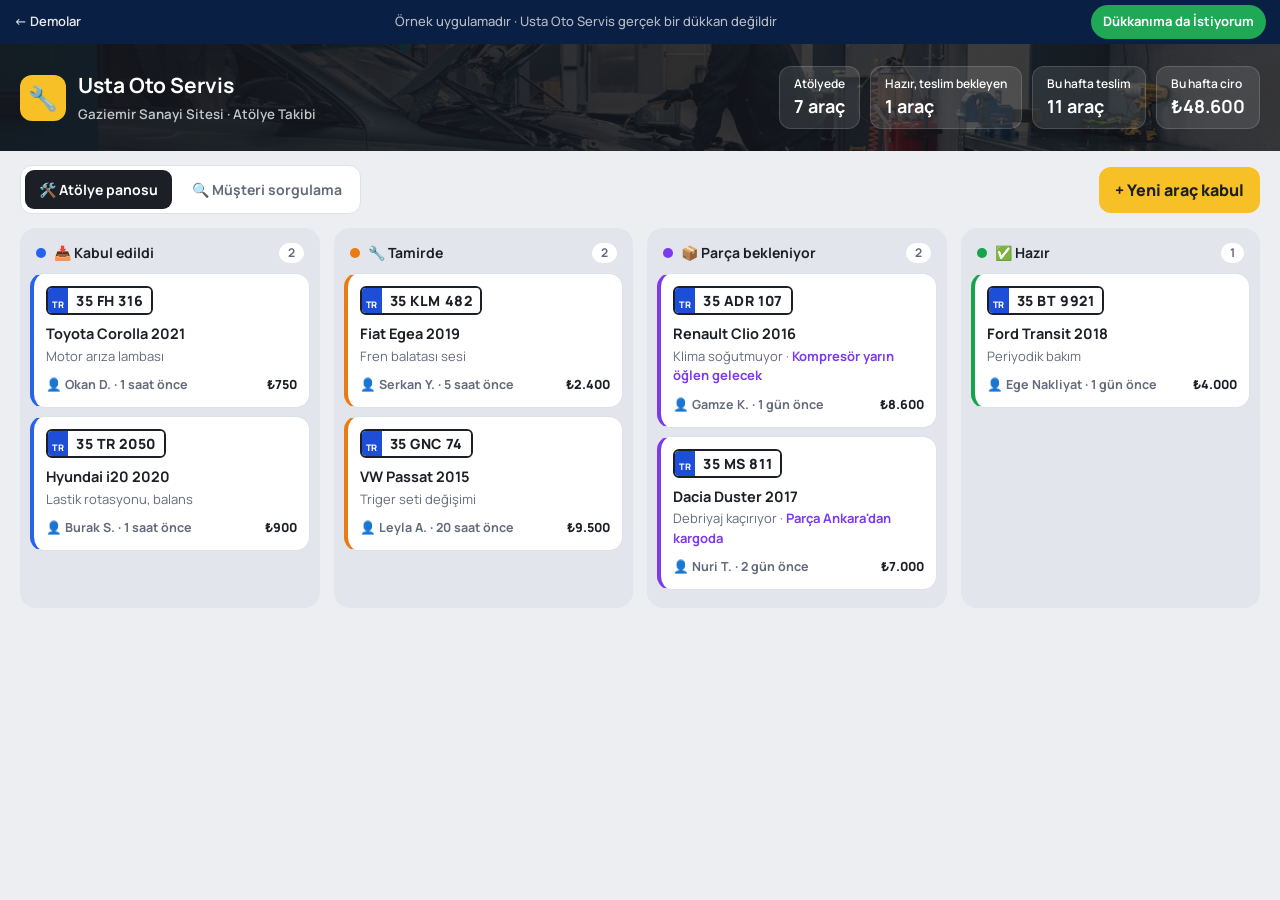
<file: demolar/oto-servis.html>
<!DOCTYPE html>
<html lang="tr">
<head>
  <meta charset="UTF-8" />
  <meta name="viewport" content="width=device-width, initial-scale=1.0" />
  <title>Usta Oto Servis — Servis ve İş Takibi (Demo)</title>
  <meta name="theme-color" content="#1c1f26" />
  <link rel="stylesheet" href="demo.css" />
  <style>
    :root { --ink: #1c1f26; --yellow: #f6c026; --bg: #eceef2; --line: #dde1e8; --muted: #636b7a; --blue: #2563eb; --orange: #ea7a12; --green: #16a34a; --purple: #7c3aed; }
    body { background: var(--bg); color: var(--ink); }
    .head { position: relative; color: #fff; overflow: hidden; }
    .head img { position: absolute; inset: 0; width: 100%; height: 100%; object-fit: cover; }
    .head::before { content: ""; position: absolute; inset: 0; background: linear-gradient(90deg, rgba(20,22,28,.95), rgba(20,22,28,.7)); z-index: 1; }
    .head-in { position: relative; z-index: 2; max-width: 1300px; margin: 0 auto; padding: 22px 20px; display: flex; flex-wrap: wrap; gap: 16px; align-items: center; justify-content: space-between; }
    .brand { display: flex; gap: 12px; align-items: center; }
    .brand .ic { width: 46px; height: 46px; border-radius: 12px; background: var(--yellow); color: var(--ink); display: grid; place-items: center; font-size: 24px; }
    .brand b { font-size: 21px; display: block; }
    .brand small { opacity: .75; font-weight: 600; }
    .kpis { display: flex; gap: 10px; flex-wrap: wrap; }
    .kpi { background: rgba(255,255,255,.1); border: 1px solid rgba(255,255,255,.15); border-radius: 12px; padding: 8px 14px; font-size: 12px; font-weight: 600; }
    .kpi b { display: block; font-size: 18px; }
    .bar { max-width: 1300px; margin: 0 auto; padding: 14px 20px 0; display: flex; flex-wrap: wrap; gap: 8px; align-items: center; }
    .tabs { display: flex; gap: 6px; background: #fff; padding: 4px; border-radius: 12px; border: 1px solid var(--line); }
    .tabs button { border: 0; background: none; padding: 9px 14px; border-radius: 9px; font-weight: 700; font-size: 14px; color: var(--muted); }
    .tabs button.on { background: var(--ink); color: #fff; }
    .newbtn { margin-left: auto; border: 0; background: var(--yellow); color: var(--ink); padding: 11px 16px; border-radius: 12px; font-weight: 800; }
    .view[hidden] { display: none; }
    .board { max-width: 1300px; margin: 0 auto; padding: 14px 20px 40px; display: grid; grid-template-columns: repeat(4, minmax(250px, 1fr)); gap: 14px; overflow-x: auto; }
    .col { background: #e2e5eb; border-radius: 16px; padding: 10px; min-height: 300px; }
    .col h3 { font-size: 14px; display: flex; align-items: center; gap: 8px; padding: 4px 6px 10px; }
    .col h3 .dot { width: 10px; height: 10px; border-radius: 50%; }
    .col h3 .n { margin-left: auto; background: #fff; border-radius: 999px; padding: 1px 9px; font-size: 12px; color: var(--muted); }
    .job { background: #fff; border-radius: 14px; padding: 12px; margin-bottom: 8px; border: 1px solid var(--line); cursor: pointer; transition: transform .12s, box-shadow .12s; text-align: left; width: 100%; display: block; }
    .job:hover { transform: translateY(-2px); box-shadow: 0 8px 20px rgba(0,0,0,.08); }
    .plate { display: inline-flex; align-items: stretch; border: 2px solid var(--ink); border-radius: 6px; overflow: hidden; font-weight: 800; font-size: 14px; letter-spacing: .04em; }
    .plate i { background: #1d4ed8; color: #fff; font-style: normal; font-size: 9px; padding: 0 4px; display: grid; place-items: end center; padding-bottom: 2px; }
    .plate span { padding: 2px 8px; background: #fff; }
    .job .car { font-weight: 700; margin-top: 8px; font-size: 14.5px; }
    .job .issue { color: var(--muted); font-size: 13px; margin-top: 2px; }
    .job .foot { display: flex; justify-content: space-between; align-items: center; margin-top: 10px; font-size: 12.5px; font-weight: 700; color: var(--muted); }
    .job .price { color: var(--ink); font-weight: 800; }
    .job.flash { animation: flash 1.2s ease; }
    @keyframes flash { 0%, 100% { background: #fff; } 30% { background: #fff7d6; } }

    .d-grid { display: grid; grid-template-columns: 1fr 1fr; gap: 8px 14px; font-size: 14px; margin: 12px 0; }
    .d-grid small { display: block; color: var(--muted); font-weight: 700; font-size: 12px; }
    .work { background: var(--bg); border-radius: 12px; padding: 10px 12px; font-size: 14px; margin-bottom: 12px; }
    .work div { display: flex; justify-content: space-between; padding: 4px 0; }
    .work .tot { border-top: 1px solid var(--line); margin-top: 4px; padding-top: 8px; font-weight: 800; }
    .stage-btns { display: grid; grid-template-columns: 1fr 1fr; gap: 8px; }
    .stage-btns button { border: 2px solid var(--line); background: #fff; padding: 11px 6px; border-radius: 12px; font-weight: 700; font-size: 13.5px; }
    .stage-btns button.on { border-color: var(--ink); background: var(--ink); color: #fff; }
    .deliver { width: 100%; margin-top: 10px; border: 0; padding: 14px; border-radius: 12px; background: var(--green); color: #fff; font-weight: 800; font-size: 15px; }
    label { display: grid; gap: 4px; font-weight: 700; font-size: 13px; margin-bottom: 10px; }
    label input, label select, label textarea { padding: 11px 12px; border: 1px solid var(--line); border-radius: 10px; font-size: 15px; width: 100%; }
    .row2 { display: grid; grid-template-columns: 1fr 1fr; gap: 10px; }
    .save { width: 100%; border: 0; padding: 14px; border-radius: 12px; background: var(--ink); color: #fff; font-weight: 800; font-size: 15px; }

    /* Sorgulama */
    .query { max-width: 560px; margin: 0 auto; padding: 24px 20px 60px; }
    .q-card { background: #fff; border-radius: 20px; padding: 22px; border: 1px solid var(--line); }
    .q-card h2 { font-size: 22px; }
    .q-card p.h { color: var(--muted); margin: 4px 0 16px; font-size: 14.5px; }
    .q-form { display: flex; gap: 8px; }
    .q-form input { flex: 1; min-width: 0; padding: 14px; border: 2px solid var(--line); border-radius: 12px; font-size: 18px; font-weight: 800; letter-spacing: .06em; text-transform: uppercase; }
    .q-form button { border: 0; background: var(--ink); color: #fff; padding: 0 18px; border-radius: 12px; font-weight: 800; }
    .q-try { margin-top: 10px; font-size: 13px; color: var(--muted); }
    .q-try button { border: 0; background: var(--bg); padding: 4px 9px; border-radius: 999px; font-weight: 700; font-size: 12.5px; margin: 2px; }
    .timeline { margin-top: 20px; }
    .tl { display: flex; gap: 12px; padding-bottom: 18px; position: relative; }
    .tl:not(:last-child)::before { content: ""; position: absolute; left: 15px; top: 32px; bottom: 0; width: 2px; background: var(--line); }
    .tl.done:not(:last-child)::before { background: var(--green); }
    .tl .c { width: 32px; height: 32px; border-radius: 50%; background: var(--line); display: grid; place-items: center; font-size: 14px; flex-shrink: 0; color: #fff; font-weight: 800; }
    .tl.done .c { background: var(--green); }
    .tl.now .c { background: var(--orange); box-shadow: 0 0 0 5px rgba(234,122,18,.2); }
    .tl b { display: block; }
    .tl small { color: var(--muted); font-weight: 600; }
    @media (max-width: 700px) {
      .board { grid-template-columns: repeat(4, 82vw); scroll-snap-type: x mandatory; padding-bottom: 20px; }
      .col { scroll-snap-align: start; }
      .newbtn { margin-left: 0; width: 100%; }
      .tabs { width: 100%; } .tabs button { flex: 1; }
    }
  </style>
</head>
<body>
  <div class="demo-bar">
    <a class="back" href="./">← Demolar</a>
    <span class="note">Örnek uygulamadır · Usta Oto Servis gerçek bir dükkan değildir</span>
    <a class="cta" href="https://wa.me/905333784212?text=Merhaba%2C%20servis%20takip%20demonuzu%20g%C3%B6rd%C3%BCm.%20Bilgi%20almak%20istiyorum." target="_blank" rel="noopener"><span class="long">Dükkanıma da </span>İstiyorum</a>
  </div>

  <div class="head">
    <img src="img/oto-kapak.jpg" alt="" />
    <div class="head-in">
      <div class="brand"><span class="ic">🔧</span><div><b>Usta Oto Servis</b><small>Gaziemir Sanayi Sitesi · Atölye Takibi</small></div></div>
      <div class="kpis">
        <div class="kpi">Atölyede<b id="kIn"></b></div>
        <div class="kpi">Hazır, teslim bekleyen<b id="kReady"></b></div>
        <div class="kpi">Bu hafta teslim<b id="kDone"></b></div>
        <div class="kpi">Bu hafta ciro<b id="kCiro"></b></div>
      </div>
    </div>
  </div>

  <div class="bar">
    <div class="tabs"><button class="on" data-v="board">🛠️ Atölye panosu</button><button data-v="query">🔍 Müşteri sorgulama</button></div>
    <button class="newbtn" id="newJob">+ Yeni araç kabul</button>
  </div>

  <div class="view" id="v-board"><div class="board" id="board"></div></div>
  <div class="view" id="v-query" hidden>
    <div class="query">
      <div class="q-card">
        <h2>Aracım ne durumda?</h2>
        <p class="h">Müşterileriniz telefonla aramak yerine plakasını yazıp aracının durumunu kendisi görür. Siz de "ne zaman hazır olur?" sorusuna günde 20 kez cevap vermezsiniz.</p>
        <form class="q-form" id="qForm"><input id="qPlate" placeholder="35 ABC 123" autocomplete="off" /><button>Sorgula</button></form>
        <div class="q-try" id="qTry">Deneyin: </div>
        <div id="qResult"></div>
      </div>
    </div>
  </div>

  <div class="modal-bg" id="modal">
    <div class="modal">
      <div class="modal-head"><span id="mTitle"></span><button class="modal-close" data-close>×</button></div>
      <div class="modal-body" id="mBody"></div>
    </div>
  </div>
  <div class="toast" id="toast"></div>

  <script>
    const $ = id => document.getElementById(id);
    const tl = n => "₺" + n.toLocaleString("tr-TR");
    const stages = [
      { ad: "Kabul edildi", c: "#2563eb", e: "📥" },
      { ad: "Tamirde", c: "#ea7a12", e: "🔧" },
      { ad: "Parça bekleniyor", c: "#7c3aed", e: "📦" },
      { ad: "Hazır", c: "#16a34a", e: "✅" }
    ];
    const ago = h => new Date(Date.now() - h * 36e5);
    const jobs = [
      { p: "35 KLM 482", car: "Fiat Egea 2019", m: "Serkan Y.", tel: "0532 *** ** 18", issue: "Fren balatası sesi", st: 1, usta: "Hüseyin", in: ago(5), work: [["Ön balata değişimi", 1800], ["İşçilik", 600]] },
      { p: "35 ADR 107", car: "Renault Clio 2016", m: "Gamze K.", tel: "0505 *** ** 72", issue: "Klima soğutmuyor", st: 2, usta: "Mehmet", in: ago(28), work: [["Klima kompresörü", 6500], ["Gaz dolumu", 900], ["İşçilik", 1200]], note: "Kompresör yarın öğlen gelecek" },
      { p: "35 BT 9921", car: "Ford Transit 2018", m: "Ege Nakliyat", tel: "0232 *** ** 40", issue: "Periyodik bakım", st: 3, usta: "Hüseyin", in: ago(30), work: [["Yağ + filtre seti", 3200], ["İşçilik", 800]] },
      { p: "35 FH 316", car: "Toyota Corolla 2021", m: "Okan D.", tel: "0544 *** ** 03", issue: "Motor arıza lambası", st: 0, usta: "—", in: ago(1), work: [["Arıza tespit (diagnostik)", 750]] },
      { p: "35 GNC 74", car: "VW Passat 2015", m: "Leyla A.", tel: "0536 *** ** 61", issue: "Triger seti değişimi", st: 1, usta: "Mehmet", in: ago(20), work: [["Triger seti", 5400], ["Devirdaim", 1600], ["İşçilik", 2500]] },
      { p: "35 TR 2050", car: "Hyundai i20 2020", m: "Burak S.", tel: "0507 *** ** 95", issue: "Lastik rotasyonu, balans", st: 0, usta: "—", in: ago(0.5), work: [["Rot balans", 900]] },
      { p: "35 MS 811", car: "Dacia Duster 2017", m: "Nuri T.", tel: "0555 *** ** 27", issue: "Debriyaj kaçırıyor", st: 2, usta: "Hüseyin", in: ago(52), work: [["Debriyaj seti", 4800], ["İşçilik", 2200]], note: "Parça Ankara'dan kargoda" }
    ];
    const week = { done: 11, ciro: 48600 };
    const total = j => j.work.reduce((s, w) => s + w[1], 0);
    const norm = s => s.toUpperCase().replace(/\s+/g, "");
    const plate = p => `<span class="plate"><i>TR</i><span>${p}</span></span>`;
    const since = d => { const h = Math.round((Date.now() - d) / 36e5); return h < 1 ? "az önce" : h < 24 ? h + " saat önce" : Math.floor(h / 24) + " gün önce"; };
    function toast(m) { const t = $("toast"); t.textContent = m; t.classList.add("show"); clearTimeout(t._h); t._h = setTimeout(() => t.classList.remove("show"), 2600); }
    function openModal(title, html) { $("mTitle").textContent = title; $("mBody").innerHTML = html; $("modal").classList.add("open"); }
    const closeModal = () => $("modal").classList.remove("open");
    $("modal").addEventListener("click", e => { if (e.target === $("modal") || e.target.hasAttribute("data-close")) closeModal(); });

    let flashId = null;
    function render() {
      $("board").innerHTML = stages.map((s, si) => {
        const list = jobs.filter(j => j.st === si);
        return `<div class="col"><h3><span class="dot" style="background:${s.c}"></span>${s.e} ${s.ad}<span class="n">${list.length}</span></h3>
          ${list.map(j => `<button class="job ${flashId === j.p ? "flash" : ""}" data-p="${j.p}" style="border-left:4px solid ${s.c}">
            ${plate(j.p)}
            <div class="car">${j.car}</div>
            <div class="issue">${j.issue}${j.note ? " · <b style='color:var(--purple)'>" + j.note + "</b>" : ""}</div>
            <div class="foot"><span>👤 ${j.m} · ${since(j.in)}</span><span class="price">${tl(total(j))}</span></div>
          </button>`).join("")}</div>`;
      }).join("");
      $("kIn").textContent = jobs.length + " araç";
      $("kReady").textContent = jobs.filter(j => j.st === 3).length + " araç";
      $("kDone").textContent = week.done + " araç";
      $("kCiro").textContent = tl(week.ciro);
      $("qTry").innerHTML = "Deneyin: " + jobs.slice(0, 4).map(j => `<button data-p="${j.p}">${j.p}</button>`).join("");
      flashId = null;
    }

    function openJob(p) {
      const j = jobs.find(x => x.p === p); if (!j) return;
      openModal(j.car, `
        ${plate(j.p)}
        <div class="d-grid">
          <div><small>Müşteri</small>${j.m}</div><div><small>Telefon</small>${j.tel}</div>
          <div><small>Şikayet</small>${j.issue}</div><div><small>Usta</small>${j.usta}</div>
          <div><small>Giriş</small>${j.in.toLocaleString("tr-TR", { day: "numeric", month: "short", hour: "2-digit", minute: "2-digit" })}</div><div><small>Not</small>${j.note || "—"}</div>
        </div>
        <div class="work">${j.work.map(w => `<div><span>${w[0]}</span><b>${tl(w[1])}</b></div>`).join("")}<div class="tot"><span>Toplam</span><span>${tl(total(j))}</span></div></div>
        <div style="font-weight:700;font-size:13px;margin-bottom:6px">Aşamayı değiştir</div>
        <div class="stage-btns">${stages.map((s, i) => `<button data-st="${i}" class="${j.st === i ? "on" : ""}">${s.e} ${s.ad}</button>`).join("")}</div>
        ${j.st === 3 ? `<button class="deliver" data-deliver>🚗 Teslim edildi, ödeme alındı</button>` : ""}`);
      $("mBody").onclick = e => {
        const b = e.target.closest("button"); if (!b) return;
        if (b.dataset.st) {
          j.st = +b.dataset.st;
          if (j.st !== 2) j.note = "";
          if (j.st > 0 && j.usta === "—") j.usta = "Hüseyin";
          flashId = j.p; render();
          if (j.st === 3) {
            openModal("Müşteriye haber verilsin mi?", `
              <div class="wa-preview"><div class="wa-bubble">Merhaba ${j.m} 👋\n${j.p} plakalı ${j.car} aracınız hazır.\nYapılan işlem: ${j.work.map(w => w[0]).join(", ")}\nToplam: ${tl(total(j))}\nUsta Oto Servis · Gaziemir Sanayi 🔧</div></div>
              <p class="wa-note">Araç "Hazır"a alınınca bu mesaj tek tuşla müşteriye gider. Demo olduğu için gönderilmez.</p>`);
          } else { closeModal(); toast(j.p + " → " + stages[j.st].ad); }
        }
        if (b.hasAttribute("data-deliver")) {
          week.done++; week.ciro += total(j);
          jobs.splice(jobs.indexOf(j), 1);
          closeModal(); render(); toast(j.p + " teslim edildi. Ciroya eklendi: " + tl(total(j)));
        }
      };
    }
    $("board").addEventListener("click", e => { const b = e.target.closest(".job"); if (b) openJob(b.dataset.p); });

    $("newJob").addEventListener("click", () => {
      openModal("Yeni araç kabul", `
        <form id="jobForm">
          <div class="row2">
            <label>Plaka <input name="p" required placeholder="35 ABC 123" style="text-transform:uppercase" /></label>
            <label>Araç <input name="car" required placeholder="Ör. Opel Astra 2018" /></label>
          </div>
          <div class="row2">
            <label>Müşteri <input name="m" required placeholder="Ad soyad" /></label>
            <label>Telefon <input name="tel" placeholder="05xx" inputmode="tel" /></label>
          </div>
          <label>Şikayet <input name="issue" required placeholder="Ör. Rölantide titreme" /></label>
          <label>Tahmini ücret (₺) <input name="price" type="number" min="0" value="1500" /></label>
          <button class="save">Kabul et</button>
        </form>`);
      $("jobForm").addEventListener("submit", e => {
        e.preventDefault();
        const f = new FormData(e.target);
        const p = f.get("p").toUpperCase().trim();
        jobs.unshift({ p, car: f.get("car"), m: f.get("m"), tel: f.get("tel") || "-", issue: f.get("issue"), st: 0, usta: "—", in: new Date(), work: [["Tahmini ücret", +f.get("price") || 0]] });
        flashId = p; closeModal(); render(); toast(p + " atölyeye alındı");
      });
    });

    // Sorgulama
    function query(p) {
      const j = jobs.find(x => norm(x.p) === norm(p));
      if (!j) { $("qResult").innerHTML = `<p style="margin-top:18px;color:var(--muted);font-weight:600">Bu plakaya ait açık kayıt bulunamadı. Aracınız teslim edilmiş olabilir.</p>`; return; }
      $("qResult").innerHTML = `
        <div style="margin-top:20px;display:flex;align-items:center;gap:10px;flex-wrap:wrap">${plate(j.p)}<b>${j.car}</b></div>
        <div class="timeline">${stages.map((s, i) => `
          <div class="tl ${i < j.st ? "done" : i === j.st ? (i === 3 ? "done" : "now") : ""}">
            <span class="c">${i < j.st || (i === 3 && j.st === 3) ? "✓" : i + 1}</span>
            <div><b>${s.ad}</b><small>${i === j.st ? (i === 3 ? "Aracınızı teslim alabilirsiniz 🎉" : i === 2 ? (j.note || "Parça siparişi verildi") : "Şu an bu aşamada") : i < j.st ? "Tamamlandı" : "Bekleniyor"}</small></div>
          </div>`).join("")}</div>
        <div class="work"><div><span>Tahmini tutar</span><b>${tl(total(j))}</b></div></div>`;
    }
    $("qForm").addEventListener("submit", e => { e.preventDefault(); query($("qPlate").value); });
    $("qTry").addEventListener("click", e => { const b = e.target.closest("button"); if (b) { $("qPlate").value = b.dataset.p; query(b.dataset.p); } });

    document.querySelectorAll(".tabs button").forEach(b => b.addEventListener("click", () => {
      document.querySelectorAll(".tabs button").forEach(x => x.classList.toggle("on", x === b));
      $("v-board").hidden = b.dataset.v !== "board"; $("v-query").hidden = b.dataset.v !== "query";
      $("newJob").style.display = b.dataset.v === "board" ? "" : "none";
    }));

    render();
  </script>
</body>
</html>
</file>
<file: demolar/demo.css>
/* Tüm demolarda ortak: üstteki "bu bir örnektir" şeridi, temel ayarlar, bildirim ve pencere */
@import url("https://fonts.googleapis.com/css2?family=Manrope:wght@400;500;600;700;800&display=swap");

* { margin: 0; padding: 0; box-sizing: border-box; }
html { -webkit-text-size-adjust: 100%; }
body { font-family: "Manrope", -apple-system, "Segoe UI", Roboto, Arial, sans-serif; -webkit-font-smoothing: antialiased; line-height: 1.5; }
img { display: block; max-width: 100%; }
a { color: inherit; text-decoration: none; }
button, input, select, textarea { font: inherit; color: inherit; }
button { cursor: pointer; }

.demo-bar {
  position: sticky; top: 0; z-index: 1000;
  display: flex; align-items: center; gap: 10px; justify-content: space-between;
  height: 44px; padding: 0 14px; background: #0a1f44; color: #fff; font-size: 13px; font-weight: 600;
}
.demo-bar a.back { display: inline-flex; align-items: center; gap: 6px; opacity: .9; white-space: nowrap; }
.demo-bar a.back:hover { opacity: 1; }
.demo-bar .note { opacity: .7; font-weight: 500; text-align: center; flex: 1; }
.demo-bar a.cta {
  background: #1fa855; padding: 7px 12px; border-radius: 999px; white-space: nowrap; font-weight: 700;
}
.demo-bar a.cta:hover { background: #18934a; }
@media (max-width: 640px) {
  .demo-bar .note { display: none; }
  .demo-bar a.cta .long { display: none; }
}

/* Bildirim */
.toast {
  position: fixed; left: 50%; bottom: 24px; transform: translate(-50%, 20px); z-index: 2000;
  background: #14213d; color: #fff; padding: 12px 18px; border-radius: 12px; font-weight: 600; font-size: 14px;
  box-shadow: 0 10px 30px rgba(0,0,0,.25); opacity: 0; pointer-events: none; transition: all .25s ease;
  max-width: calc(100% - 32px); text-align: center;
}
.toast.show { opacity: 1; transform: translate(-50%, 0); }

/* Pencere */
.modal-bg {
  position: fixed; inset: 0; z-index: 1500; background: rgba(10,20,40,.55);
  display: none; align-items: center; justify-content: center; padding: 16px;
}
.modal-bg.open { display: flex; }
.modal {
  background: #fff; color: #14213d; border-radius: 18px; width: 100%; max-width: 460px; max-height: 90vh; overflow-y: auto;
  box-shadow: 0 30px 80px rgba(0,0,0,.35);
}
.modal-head { display: flex; justify-content: space-between; align-items: center; padding: 16px 18px; border-bottom: 1px solid #eceff4; font-weight: 800; font-size: 17px; }
.modal-close { background: #f1f3f7; border: 0; width: 32px; height: 32px; border-radius: 50%; font-size: 18px; line-height: 1; }
.modal-body { padding: 18px; }

.wa-preview {
  background: #e5ddd5; border-radius: 12px; padding: 14px;
}
.wa-bubble {
  background: #dcf8c6; border-radius: 10px 10px 2px 10px; padding: 10px 12px; font-size: 14px; white-space: pre-wrap;
  margin-left: auto; max-width: 92%; box-shadow: 0 1px 1px rgba(0,0,0,.1);
}
.wa-note { font-size: 12px; color: #5b6478; margin-top: 10px; text-align: center; }
</file>
